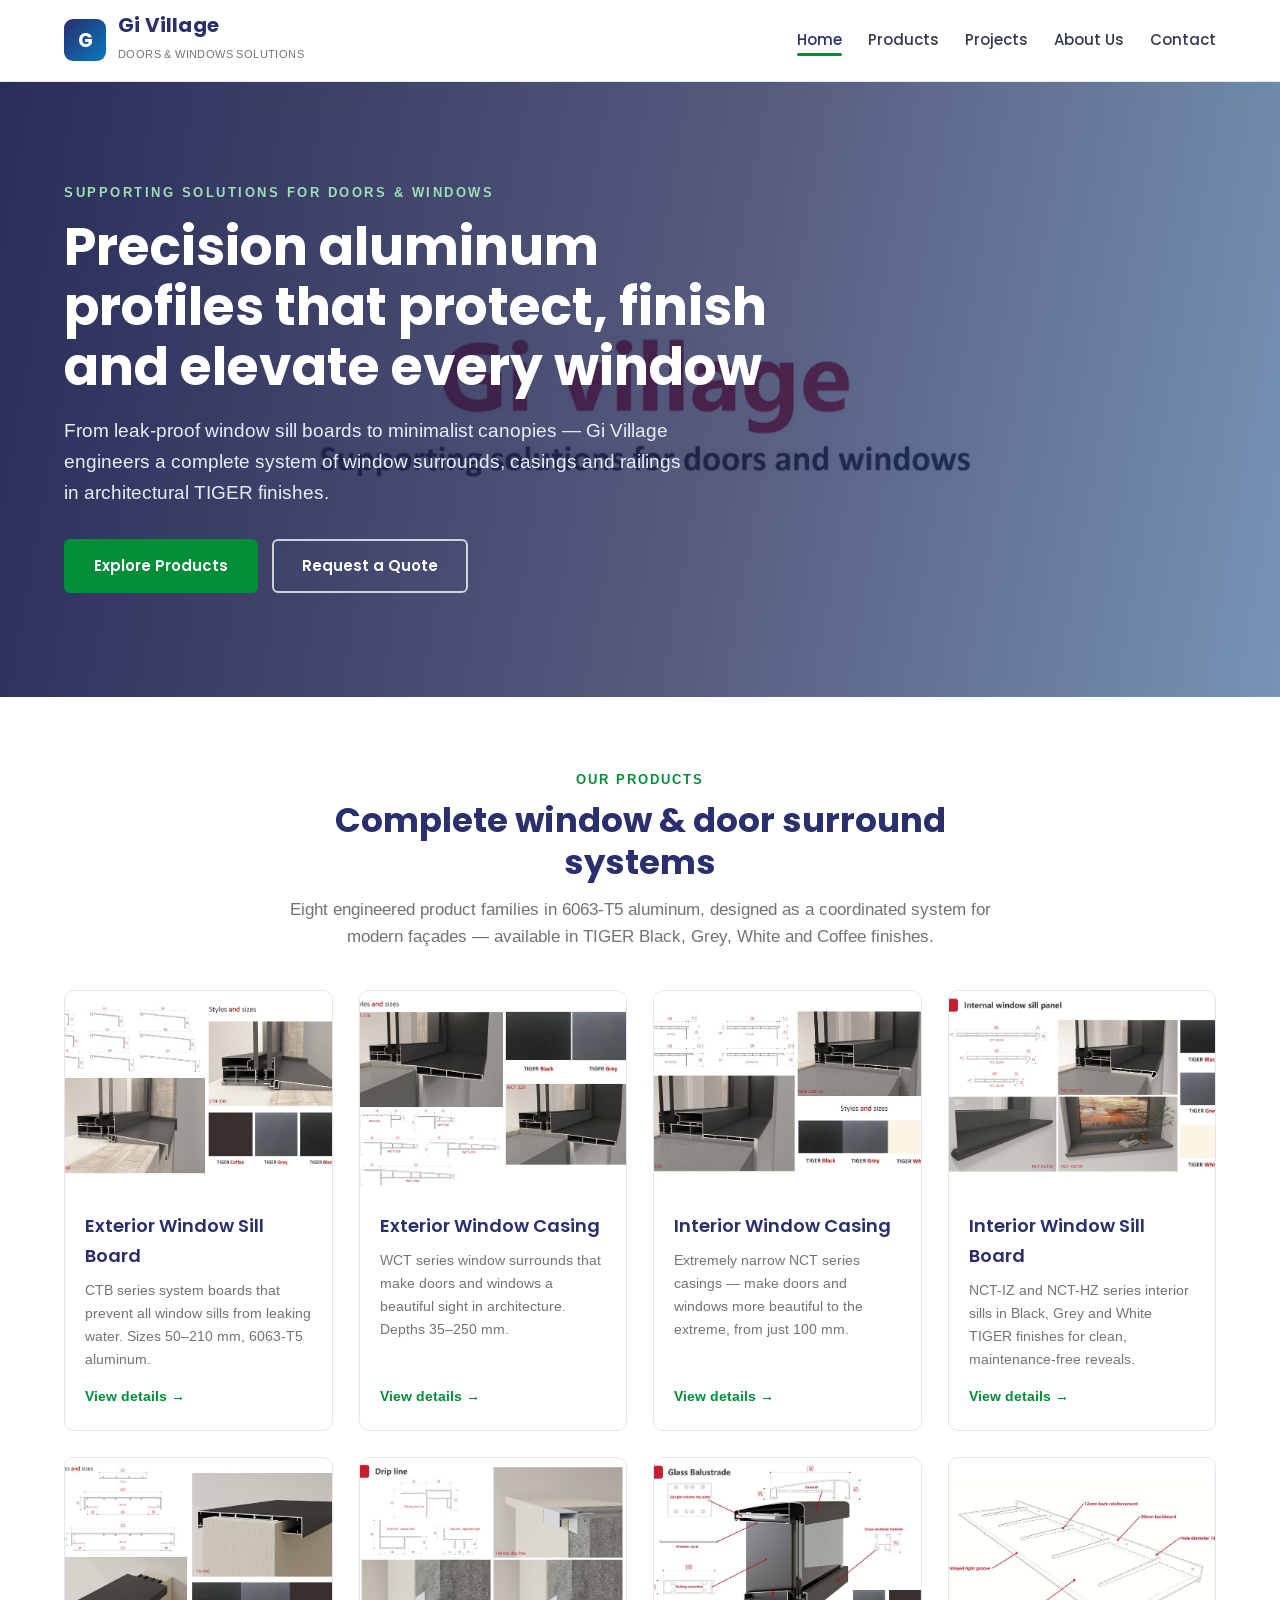
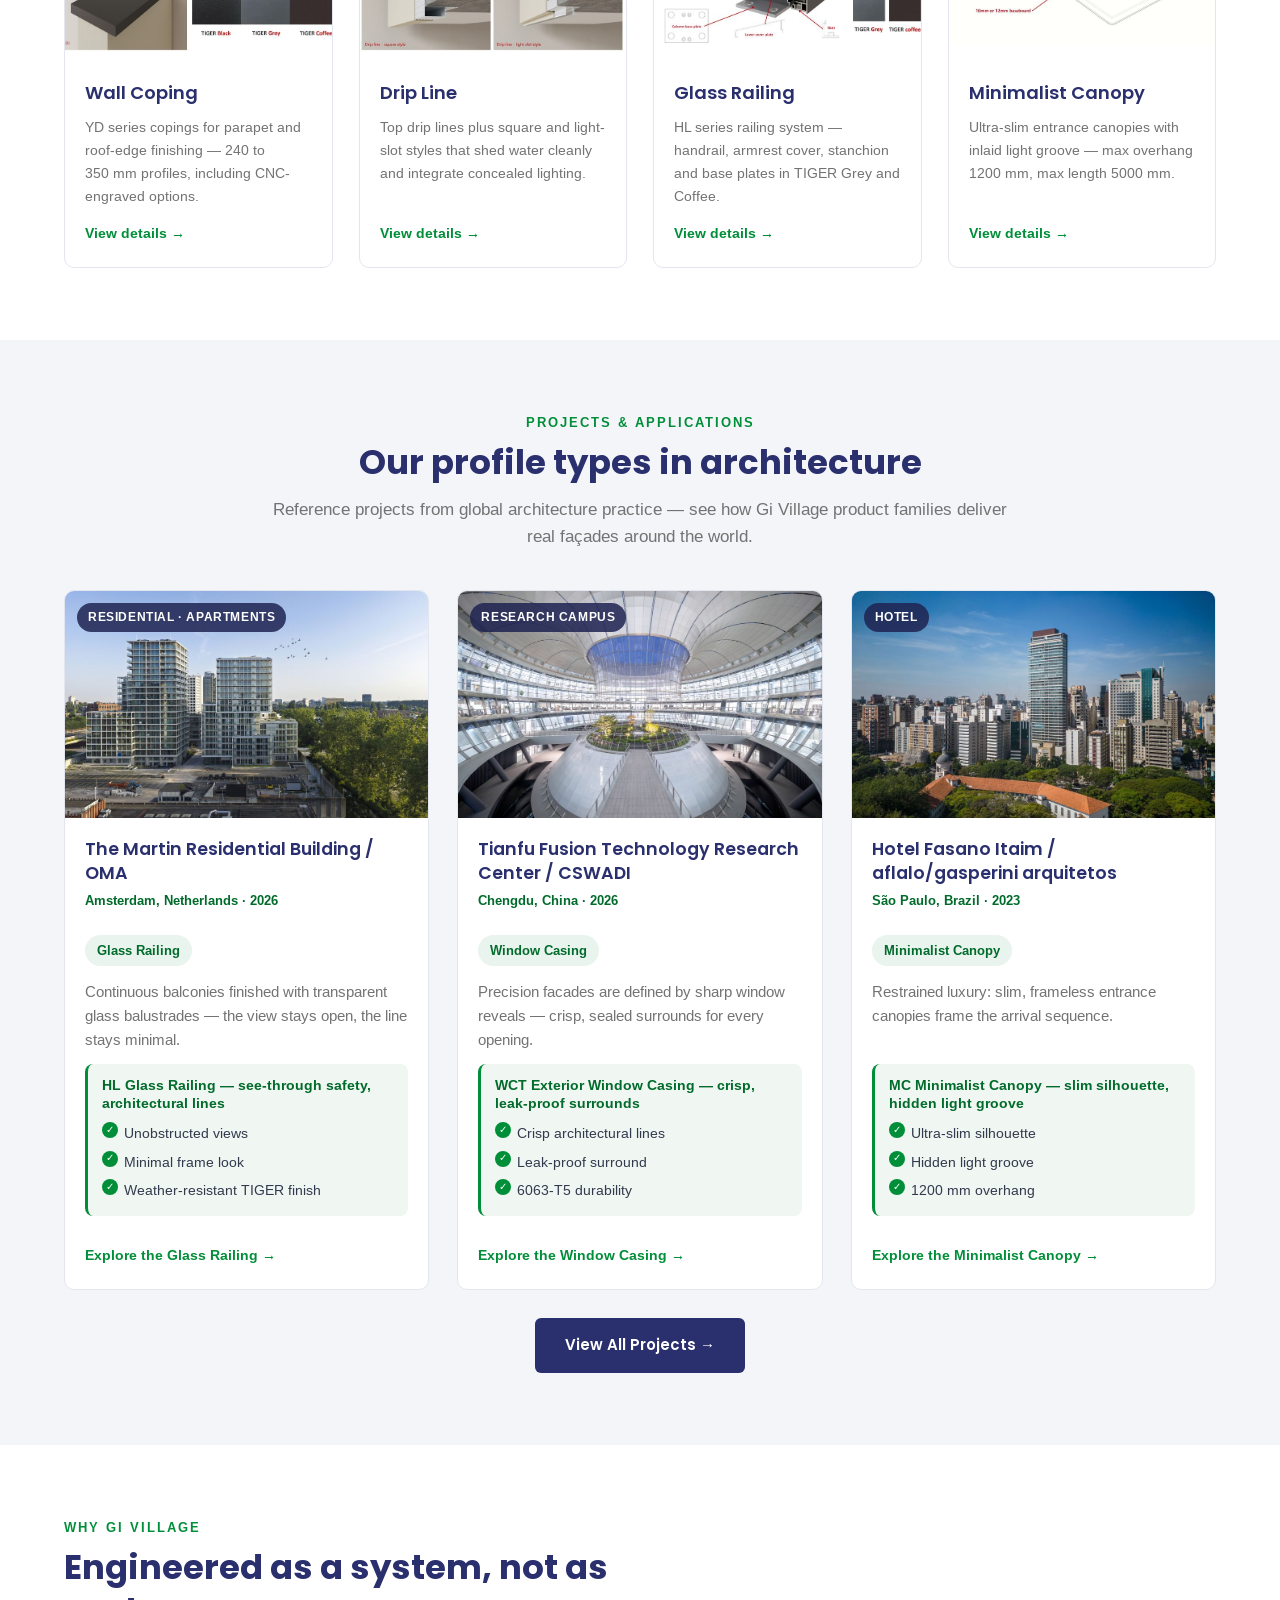
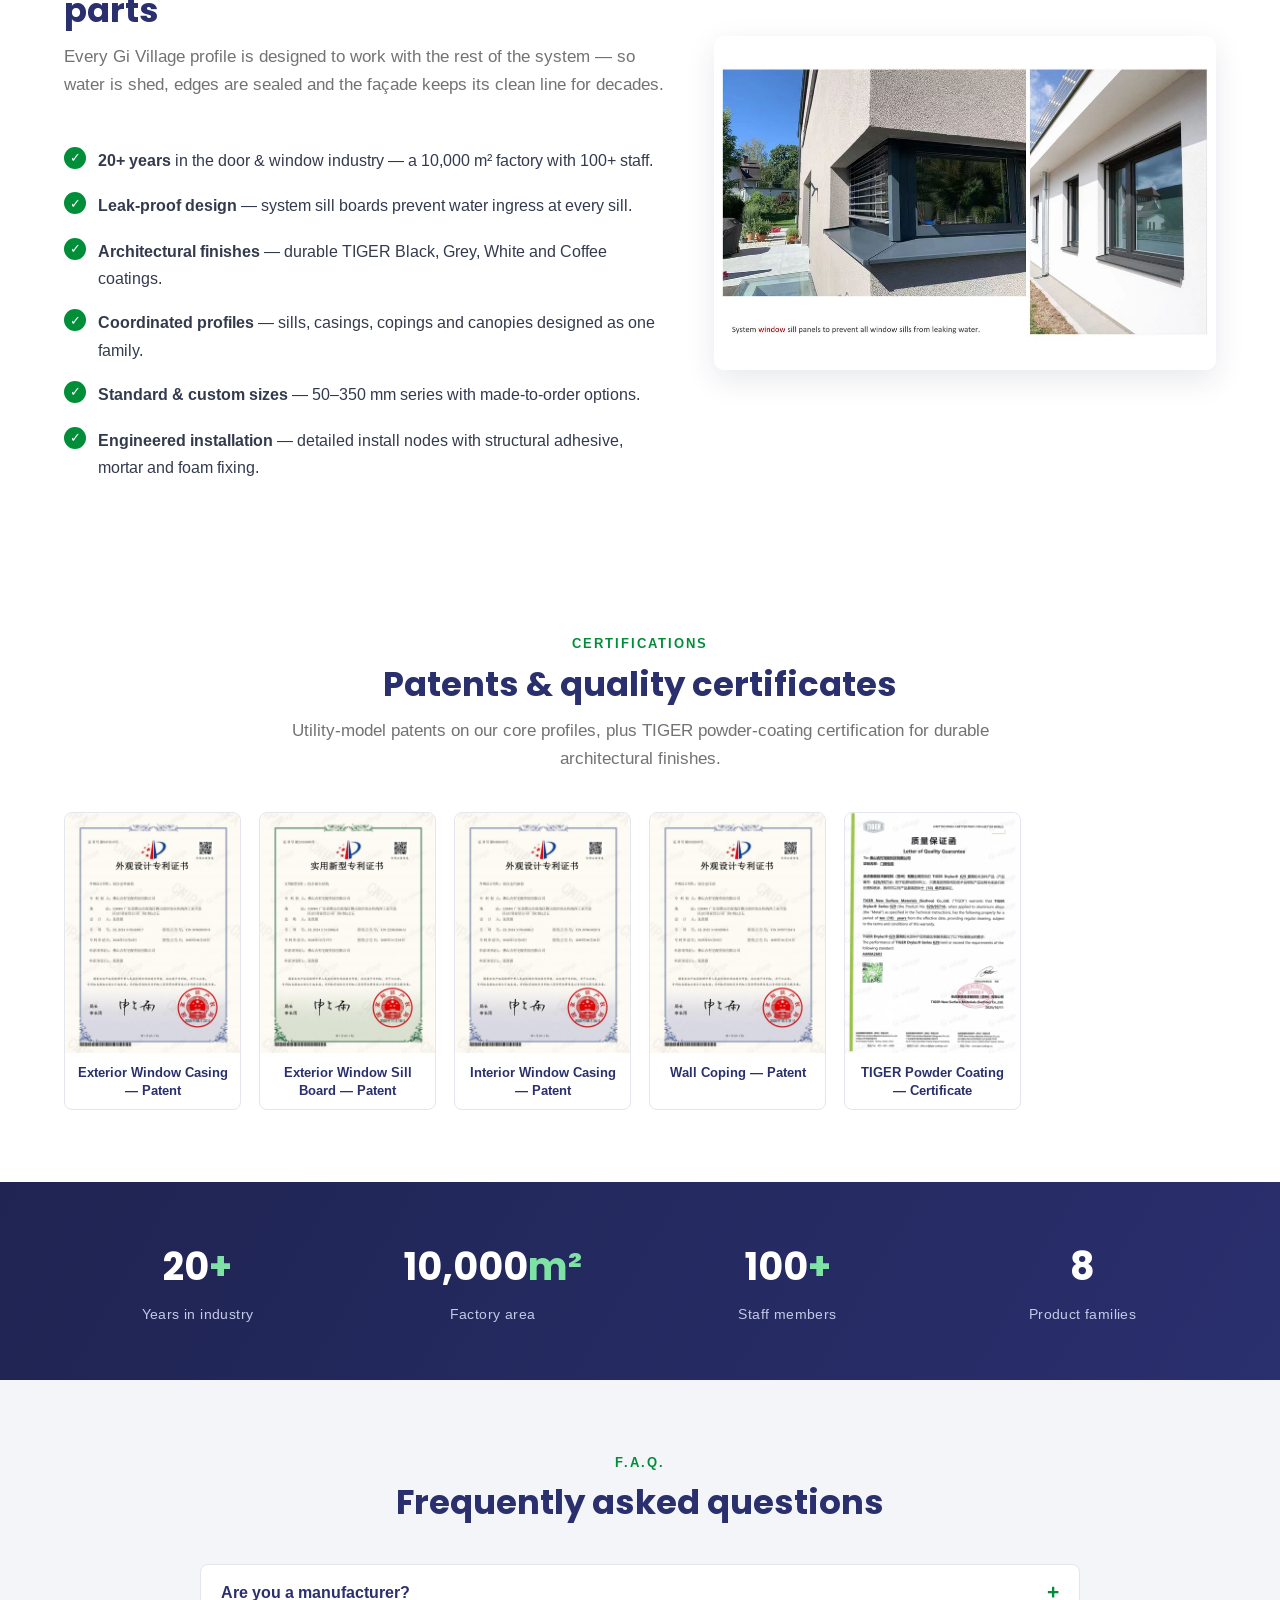
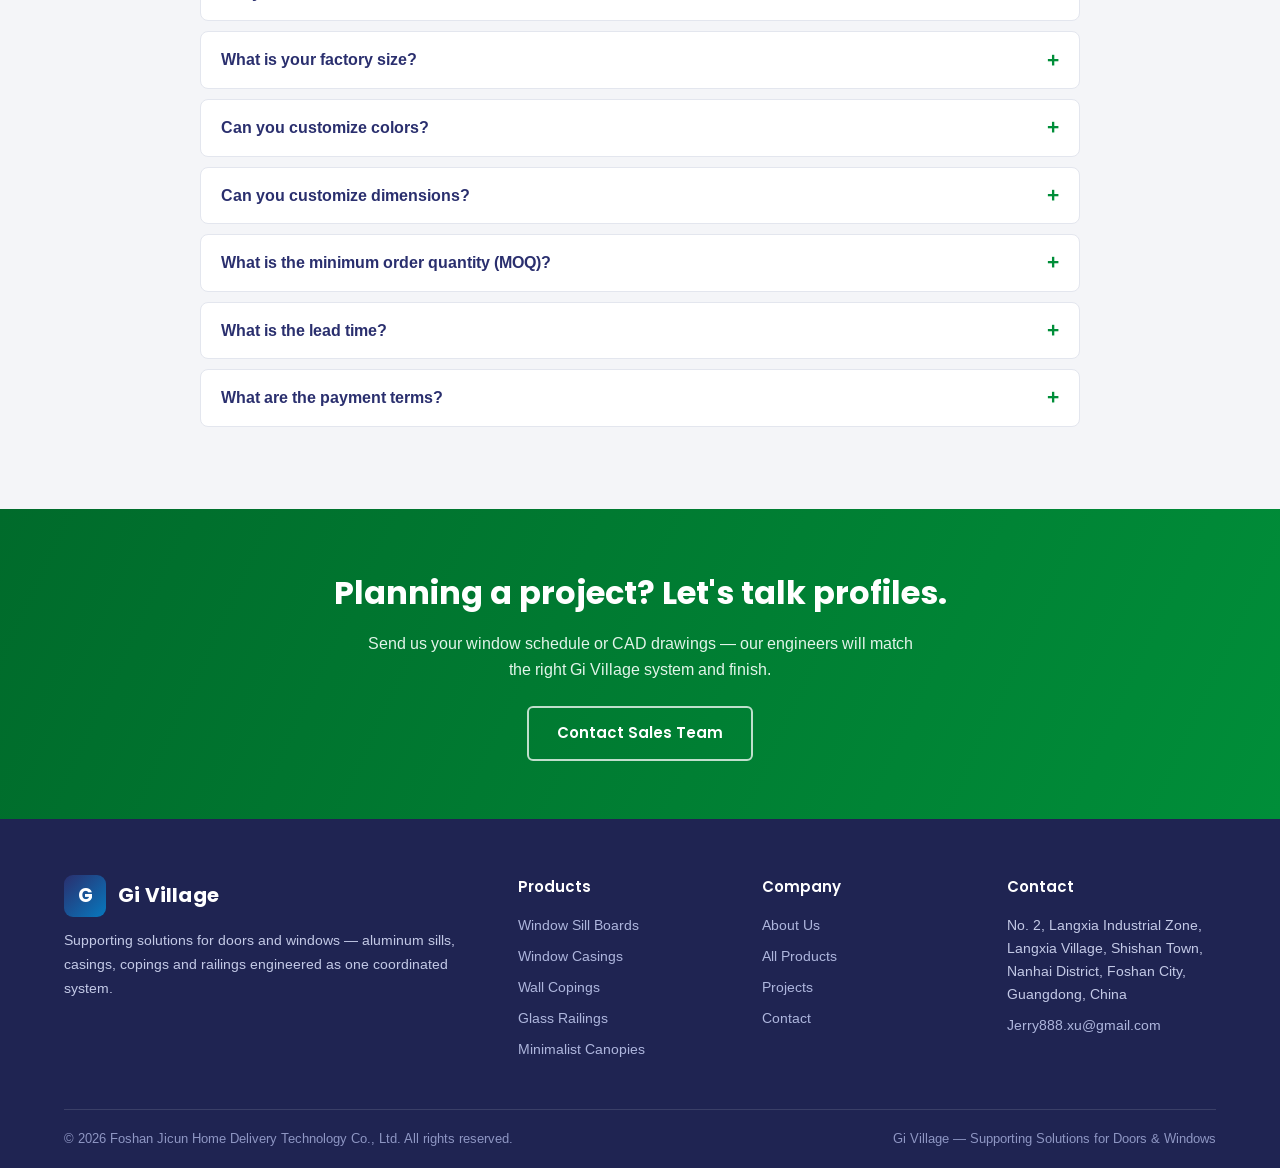
<file: index.html>
<!DOCTYPE html>
<html lang="en">
<head>
<meta charset="utf-8">
<meta name="viewport" content="width=device-width, initial-scale=1">
<title>Gi Village | Supporting Solutions for Doors and Windows</title>
<meta name="description" content="Gi Village by Foshan Jicun Home Delivery Technology Co., Ltd — aluminum window sill boards, casings, wall copings, glass railings and minimalist canopies for modern architecture.">
<meta name="google-site-verification" content="B_xE09NjEfwwBYGBIGMHz-bF1qCRJnclli0mrweeieM" />
<link rel="preconnect" href="https://fonts.googleapis.com">
<link rel="preconnect" href="https://fonts.gstatic.com" crossorigin>
<link href="https://fonts.googleapis.com/css2?family=Poppins:wght@400;600;700&family=Arimo:wght@400;600&display=swap" rel="stylesheet">
<link rel="stylesheet" href="css/style.css">
<link rel="canonical" href="https://myjerry243.github.io/gi-village-deploy/">
<script type="application/ld+json">
{
  "@context": "https://schema.org",
  "@type": "Organization",
  "name": "Gi Village",
  "alternateName": "Foshan Jicun Home Delivery Technology Co., Ltd",
  "description": "Supporting solutions for doors and windows — aluminum window sill boards, casings, wall copings, glass railings and minimalist canopies.",
  "email": "Jerry888.xu@gmail.com",
  "address": {
    "@type": "PostalAddress",
    "streetAddress": "No. 2, Langxia Industrial Zone, Langxia Village, Shishan Town, Nanhai District",
    "addressLocality": "Foshan",
    "addressRegion": "Guangdong",
    "addressCountry": "CN"
  },
  "url": "https://myjerry243.github.io/gi-village-deploy/"
}
</script>
<link rel="icon" href="data:image/svg+xml,<svg xmlns='http://www.w3.org/2000/svg' viewBox='0 0 100 100'><rect width='100' height='100' rx='20' fill='%232a2f6e'/><text x='50' y='68' font-size='52' text-anchor='middle' fill='white' font-family='Arial' font-weight='bold'>G</text></svg>">
</head>
<body>

<header class="site-header">
  <div class="header-inner">
    <a class="brand" href="index.html">
      <span class="brand-mark">G</span>
      <span>
        <span class="brand-name">Gi Village</span><br>
        <span class="brand-tag">Doors &amp; Windows Solutions</span>
      </span>
    </a>
    <button class="nav-toggle" aria-label="Menu" aria-expanded="false">&#9776;</button>
    <nav>
      <ul class="nav-links">
        <li><a href="index.html">Home</a></li>
        <li><a href="products.html">Products</a></li>
        <li><a href="case-studies.html">Projects</a></li>
        <li><a href="about.html">About Us</a></li>
        <li><a href="contact.html">Contact</a></li>
      </ul>
    </nav>
  </div>
</header>

<!-- ================= HERO ================= -->
<section class="hero">
  <img class="hero-bg" src="images/banners/home-hero.jpg" alt="Gi Village window and door solutions">
  <div class="hero-content">
    <span class="hero-eyebrow">Supporting Solutions for Doors &amp; Windows</span>
    <h1>Precision aluminum profiles that protect, finish and elevate every window</h1>
    <p class="lead">From leak-proof window sill boards to minimalist canopies — Gi Village engineers a complete system of window surrounds, casings and railings in architectural TIGER finishes.</p>
    <div class="hero-cta">
      <a class="btn btn-green" href="products.html">Explore Products</a>
      <a class="btn btn-outline" href="contact.html">Request a Quote</a>
    </div>
  </div>
</section>

<!-- ================= PRODUCTS ================= -->
<section class="section" id="products">
  <div class="container">
    <div class="section-head center reveal">
      <div class="kicker">Our Products</div>
      <h2>Complete window &amp; door surround systems</h2>
      <p>Eight engineered product families in 6063-T5 aluminum, designed as a coordinated system for modern façades — available in TIGER Black, Grey, White and Coffee finishes.</p>
    </div>
    <div class="cards-grid">

      <div class="card reveal">
        <div class="card-img"><img src="images/products/card-ext-sill.jpg" alt="Exterior window sill board" loading="lazy"></div>
        <div class="card-body">
          <h3>Exterior Window Sill Board</h3>
          <p>CTB series system boards that prevent all window sills from leaking water. Sizes 50–210&nbsp;mm, 6063-T5 aluminum.</p>
          <a class="card-link" href="products/external-window-sill-panel.html">View details <span class="arrow">&rarr;</span></a>
        </div>
      </div>

      <div class="card reveal">
        <div class="card-img"><img src="images/products/card-ext-cover.jpg" alt="Exterior window casing" loading="lazy"></div>
        <div class="card-body">
          <h3>Exterior Window Casing</h3>
          <p>WCT series window surrounds that make doors and windows a beautiful sight in architecture. Depths 35–250&nbsp;mm.</p>
          <a class="card-link" href="products/external-window-cover.html">View details <span class="arrow">&rarr;</span></a>
        </div>
      </div>

      <div class="card reveal">
        <div class="card-img"><img src="images/products/card-int-cover.jpg" alt="Interior window casing" loading="lazy"></div>
        <div class="card-body">
          <h3>Interior Window Casing</h3>
          <p>Extremely narrow NCT series casings — make doors and windows more beautiful to the extreme, from just 100&nbsp;mm.</p>
          <a class="card-link" href="products/internal-window-cover.html">View details <span class="arrow">&rarr;</span></a>
        </div>
      </div>

      <div class="card reveal">
        <div class="card-img"><img src="images/products/card-int-sill.jpg" alt="Interior window sill board" loading="lazy"></div>
        <div class="card-body">
          <h3>Interior Window Sill Board</h3>
          <p>NCT-IZ and NCT-HZ series interior sills in Black, Grey and White TIGER finishes for clean, maintenance-free reveals.</p>
          <a class="card-link" href="products/internal-window-sill-panel.html">View details <span class="arrow">&rarr;</span></a>
        </div>
      </div>

      <div class="card reveal">
        <div class="card-img"><img src="images/products/card-coping.jpg" alt="Wall coping" loading="lazy"></div>
        <div class="card-body">
          <h3>Wall Coping</h3>
          <p>YD series copings for parapet and roof-edge finishing — 240 to 350&nbsp;mm profiles, including CNC-engraved options.</p>
          <a class="card-link" href="products/aluminium-alloy-coping.html">View details <span class="arrow">&rarr;</span></a>
        </div>
      </div>

      <div class="card reveal">
        <div class="card-img"><img src="images/products/card-drip.jpg" alt="Drip line" loading="lazy"></div>
        <div class="card-body">
          <h3>Drip Line</h3>
          <p>Top drip lines plus square and light-slot styles that shed water cleanly and integrate concealed lighting.</p>
          <a class="card-link" href="products/drip-line.html">View details <span class="arrow">&rarr;</span></a>
        </div>
      </div>

      <div class="card reveal">
        <div class="card-img"><img src="images/products/card-balustrade.jpg" alt="Glass railing" loading="lazy"></div>
        <div class="card-body">
          <h3>Glass Railing</h3>
          <p>HL series railing system — handrail, armrest cover, stanchion and base plates in TIGER Grey and Coffee.</p>
          <a class="card-link" href="products/glass-balustrade.html">View details <span class="arrow">&rarr;</span></a>
        </div>
      </div>

      <div class="card reveal">
        <div class="card-img"><img src="images/products/card-canopy.jpg" alt="Minimalist canopy" loading="lazy"></div>
        <div class="card-body">
          <h3>Minimalist Canopy</h3>
          <p>Ultra-slim entrance canopies with inlaid light groove — max overhang 1200&nbsp;mm, max length 5000&nbsp;mm.</p>
          <a class="card-link" href="products/minimalist-canopy.html">View details <span class="arrow">&rarr;</span></a>
        </div>
      </div>

    </div>
  </div>
</section>

<!-- ================= PROJECTS PREVIEW ================= -->
<section class="section section-soft" id="projects">
  <div class="container">
    <div class="section-head center reveal">
      <div class="kicker">Projects &amp; Applications</div>
      <h2>Our profile types in architecture</h2>
      <p>Reference projects from global architecture practice — see how Gi Village product families deliver real façades around the world.</p>
    </div>
    <div class="case-grid">
      <div class="case-card reveal">
        <a class="case-img" href="products/glass-balustrade.html">
          <img src="images/cases/the-martin.jpg" alt="The Martin Residential Building / OMA" loading="lazy">
          <span class="case-type">Residential · Apartments</span>
        </a>
        <div class="case-body">
          <h3>The Martin Residential Building / OMA</h3>
          <div class="case-meta">Amsterdam, Netherlands · 2026</div>
          <div class="tag-row"><span class="tag">Glass Railing</span></div>
          <p>Continuous balconies finished with transparent glass balustrades — the view stays open, the line stays minimal.</p>
          <div class="case-highlight">
            <strong>HL Glass Railing — see-through safety, architectural lines</strong>
            <ul><li>Unobstructed views</li><li>Minimal frame look</li><li>Weather-resistant TIGER finish</li></ul>
          </div>
          <a class="card-link" href="products/glass-balustrade.html">Explore the Glass Railing <span class="arrow">&rarr;</span></a>
        </div>
      </div>
      <div class="case-card reveal">
        <a class="case-img" href="products/external-window-cover.html">
          <img src="images/cases/tianfu.jpg" alt="Tianfu Fusion Technology Research Center / CSWADI" loading="lazy">
          <span class="case-type">Research Campus</span>
        </a>
        <div class="case-body">
          <h3>Tianfu Fusion Technology Research Center / CSWADI</h3>
          <div class="case-meta">Chengdu, China · 2026</div>
          <div class="tag-row"><span class="tag">Window Casing</span></div>
          <p>Precision facades are defined by sharp window reveals — crisp, sealed surrounds for every opening.</p>
          <div class="case-highlight">
            <strong>WCT Exterior Window Casing — crisp, leak-proof surrounds</strong>
            <ul><li>Crisp architectural lines</li><li>Leak-proof surround</li><li>6063-T5 durability</li></ul>
          </div>
          <a class="card-link" href="products/external-window-cover.html">Explore the Window Casing <span class="arrow">&rarr;</span></a>
        </div>
      </div>
      <div class="case-card reveal">
        <a class="case-img" href="products/minimalist-canopy.html">
          <img src="images/cases/fasano-itaim.jpg" alt="Hotel Fasano Itaim / aflalo/gasperini arquitetos" loading="lazy">
          <span class="case-type">Hotel</span>
        </a>
        <div class="case-body">
          <h3>Hotel Fasano Itaim / aflalo/gasperini arquitetos</h3>
          <div class="case-meta">São Paulo, Brazil · 2023</div>
          <div class="tag-row"><span class="tag">Minimalist Canopy</span></div>
          <p>Restrained luxury: slim, frameless entrance canopies frame the arrival sequence.</p>
          <div class="case-highlight">
            <strong>MC Minimalist Canopy — slim silhouette, hidden light groove</strong>
            <ul><li>Ultra-slim silhouette</li><li>Hidden light groove</li><li>1200 mm overhang</li></ul>
          </div>
          <a class="card-link" href="products/minimalist-canopy.html">Explore the Minimalist Canopy <span class="arrow">&rarr;</span></a>
        </div>
      </div>
    </div>
    <div class="center mt-3 reveal">
      <a class="btn btn-navy" href="case-studies.html">View All Projects <span class="arrow">&rarr;</span></a>
    </div>
  </div>
</section>

<!-- ================= WHY US ================= -->
<section class="section" id="why">
  <div class="container">
    <div class="two-col">
      <div class="reveal">
        <div class="section-head">
          <div class="kicker">Why Gi Village</div>
          <h2>Engineered as a system, not as parts</h2>
          <p>Every Gi Village profile is designed to work with the rest of the system — so water is shed, edges are sealed and the façade keeps its clean line for decades.</p>
        </div>
        <ul class="feature-list">
          <li><strong>20+ years</strong> in the door &amp; window industry — a 10,000&nbsp;m² factory with 100+ staff.</li>
          <li><strong>Leak-proof design</strong> — system sill boards prevent water ingress at every sill.</li>
          <li><strong>Architectural finishes</strong> — durable TIGER Black, Grey, White and Coffee coatings.</li>
          <li><strong>Coordinated profiles</strong> — sills, casings, copings and canopies designed as one family.</li>
          <li><strong>Standard &amp; custom sizes</strong> — 50–350&nbsp;mm series with made-to-order options.</li>
          <li><strong>Engineered installation</strong> — detailed install nodes with structural adhesive, mortar and foam fixing.</li>
        </ul>
      </div>
      <div class="reveal">
        <img src="images/products/detail-p04.jpg" alt="Gi Village system window sill board installation">
      </div>
    </div>
  </div>
</section>

<!-- ================= CERTIFICATIONS ================= -->
<section class="section" id="certifications">
  <div class="container">
    <div class="section-head center reveal">
      <div class="kicker">Certifications</div>
      <h2>Patents &amp; quality certificates</h2>
      <p>Utility-model patents on our core profiles, plus TIGER powder-coating certification for durable architectural finishes.</p>
    </div>
    <div class="cert-grid">
      <div class="cert-card reveal"><img src="images/certificates/Exterior-Window-Casing-Patent-Certificate-724x1024.jpg" alt="Exterior window casing patent certificate" loading="lazy"><div class="cert-label">Exterior Window Casing — Patent</div></div>
      <div class="cert-card reveal"><img src="images/certificates/Exterior-Window-Sill-Board-Patent-Certificate-2-724x1024.jpg" alt="Exterior window sill board patent certificate" loading="lazy"><div class="cert-label">Exterior Window Sill Board — Patent</div></div>
      <div class="cert-card reveal"><img src="images/certificates/Interior-Window-Casing-Patent-Certificate-724x1024.jpg" alt="Interior window casing patent certificate" loading="lazy"><div class="cert-label">Interior Window Casing — Patent</div></div>
      <div class="cert-card reveal"><img src="images/certificates/Wall-Coping-Patent-Certificate-724x1024.jpg" alt="Wall coping patent certificate" loading="lazy"><div class="cert-label">Wall Coping — Patent</div></div>
      <div class="cert-card reveal"><img src="images/certificates/Tiger-Powder-Coating-Certificate-724x1024.png" alt="TIGER powder coating certificate" loading="lazy"><div class="cert-label">TIGER Powder Coating — Certificate</div></div>
    </div>
  </div>
</section>

<!-- ================= STATS ================= -->
<section class="stats">
  <div class="container">
    <div class="stats-grid">
      <div class="reveal">
        <div class="stat-num">20<em>+</em></div>
        <div class="stat-label">Years in industry</div>
      </div>
      <div class="reveal">
        <div class="stat-num">10,000<em>m²</em></div>
        <div class="stat-label">Factory area</div>
      </div>
      <div class="reveal">
        <div class="stat-num">100<em>+</em></div>
        <div class="stat-label">Staff members</div>
      </div>
      <div class="reveal">
        <div class="stat-num">8</div>
        <div class="stat-label">Product families</div>
      </div>
    </div>
  </div>
</section>

<!-- ================= FAQ ================= -->
<section class="section section-soft" id="faq">
  <div class="container">
    <div class="section-head center reveal">
      <div class="kicker">F.A.Q.</div>
      <h2>Frequently asked questions</h2>
    </div>
    <div class="faq-list reveal">
      <div class="faq-item"><div class="faq-q">Are you a manufacturer?</div><div class="faq-a">Yes, we are a manufacturer located in Foshan, just a half-hour drive from Guangzhou. We warmly welcome you to visit Givillage.</div></div>
      <div class="faq-item"><div class="faq-q">What is your factory size?</div><div class="faq-a">Our factory covers a total area of 10,000 square meters and employs over 100 staff members, including 15 professional sales representatives and designers.</div></div>
      <div class="faq-item"><div class="faq-q">Can you customize colors?</div><div class="faq-a">Yes, we offer a wide range of TIGER color options. Custom colors extend the lead time, and a separate setup charge applies for small orders.</div></div>
      <div class="faq-item"><div class="faq-q">Can you customize dimensions?</div><div class="faq-a">Yes, we can customize different dimensions according to your specific requirements.</div></div>
      <div class="faq-item"><div class="faq-q">What is the minimum order quantity (MOQ)?</div><div class="faq-a">The minimum order quantity for standard products is 10 sets; we accept small-batch orders for custom projects.</div></div>
      <div class="faq-item"><div class="faq-q">What is the lead time?</div><div class="faq-a">15 days after receiving your 50% prepayment.</div></div>
      <div class="faq-item"><div class="faq-q">What are the payment terms?</div><div class="faq-a">A 50% deposit is required upfront, with the remaining 50% due before shipment, payable via wire transfer (T/T).</div></div>
    </div>
  </div>
</section>

<!-- ================= CTA ================= -->
<section class="cta-band">
  <div class="container">
    <h2>Planning a project? Let's talk profiles.</h2>
    <p>Send us your window schedule or CAD drawings — our engineers will match the right Gi Village system and finish.</p>
    <a class="btn btn-outline" href="contact.html">Contact Sales Team</a>
  </div>
</section>

<footer class="site-footer">
  <div class="container">
    <div class="footer-grid">
      <div class="footer-brand">
        <div class="brand">
          <span class="brand-mark">G</span>
          <span><span class="brand-name">Gi Village</span></span>
        </div>
        <p>Supporting solutions for doors and windows — aluminum sills, casings, copings and railings engineered as one coordinated system.</p>
      </div>
      <div>
        <h4>Products</h4>
        <ul>
          <li><a href="products/external-window-sill-panel.html">Window Sill Boards</a></li>
          <li><a href="products/external-window-cover.html">Window Casings</a></li>
          <li><a href="products/aluminium-alloy-coping.html">Wall Copings</a></li>
          <li><a href="products/glass-balustrade.html">Glass Railings</a></li>
          <li><a href="products/minimalist-canopy.html">Minimalist Canopies</a></li>
        </ul>
      </div>
      <div>
        <h4>Company</h4>
        <ul>
          <li><a href="about.html">About Us</a></li>
          <li><a href="products.html">All Products</a></li>
          <li><a href="case-studies.html">Projects</a></li>
          <li><a href="contact.html">Contact</a></li>
        </ul>
      </div>
      <div>
        <h4>Contact</h4>
        <ul>
          <li>No. 2, Langxia Industrial Zone, Langxia Village, Shishan Town, Nanhai District, Foshan City, Guangdong, China</li>
          <li><a href="mailto:Jerry888.xu@gmail.com">Jerry888.xu@gmail.com</a></li>
        </ul>
      </div>
    </div>
    <div class="footer-bottom">
      <span>&copy; <span id="year">2026</span> Foshan Jicun Home Delivery Technology Co., Ltd. All rights reserved.</span>
      <span>Gi Village — Supporting Solutions for Doors &amp; Windows</span>
    </div>
  </div>
</footer>

<script src="js/main.js"></script>
</body>
</html>
</file>
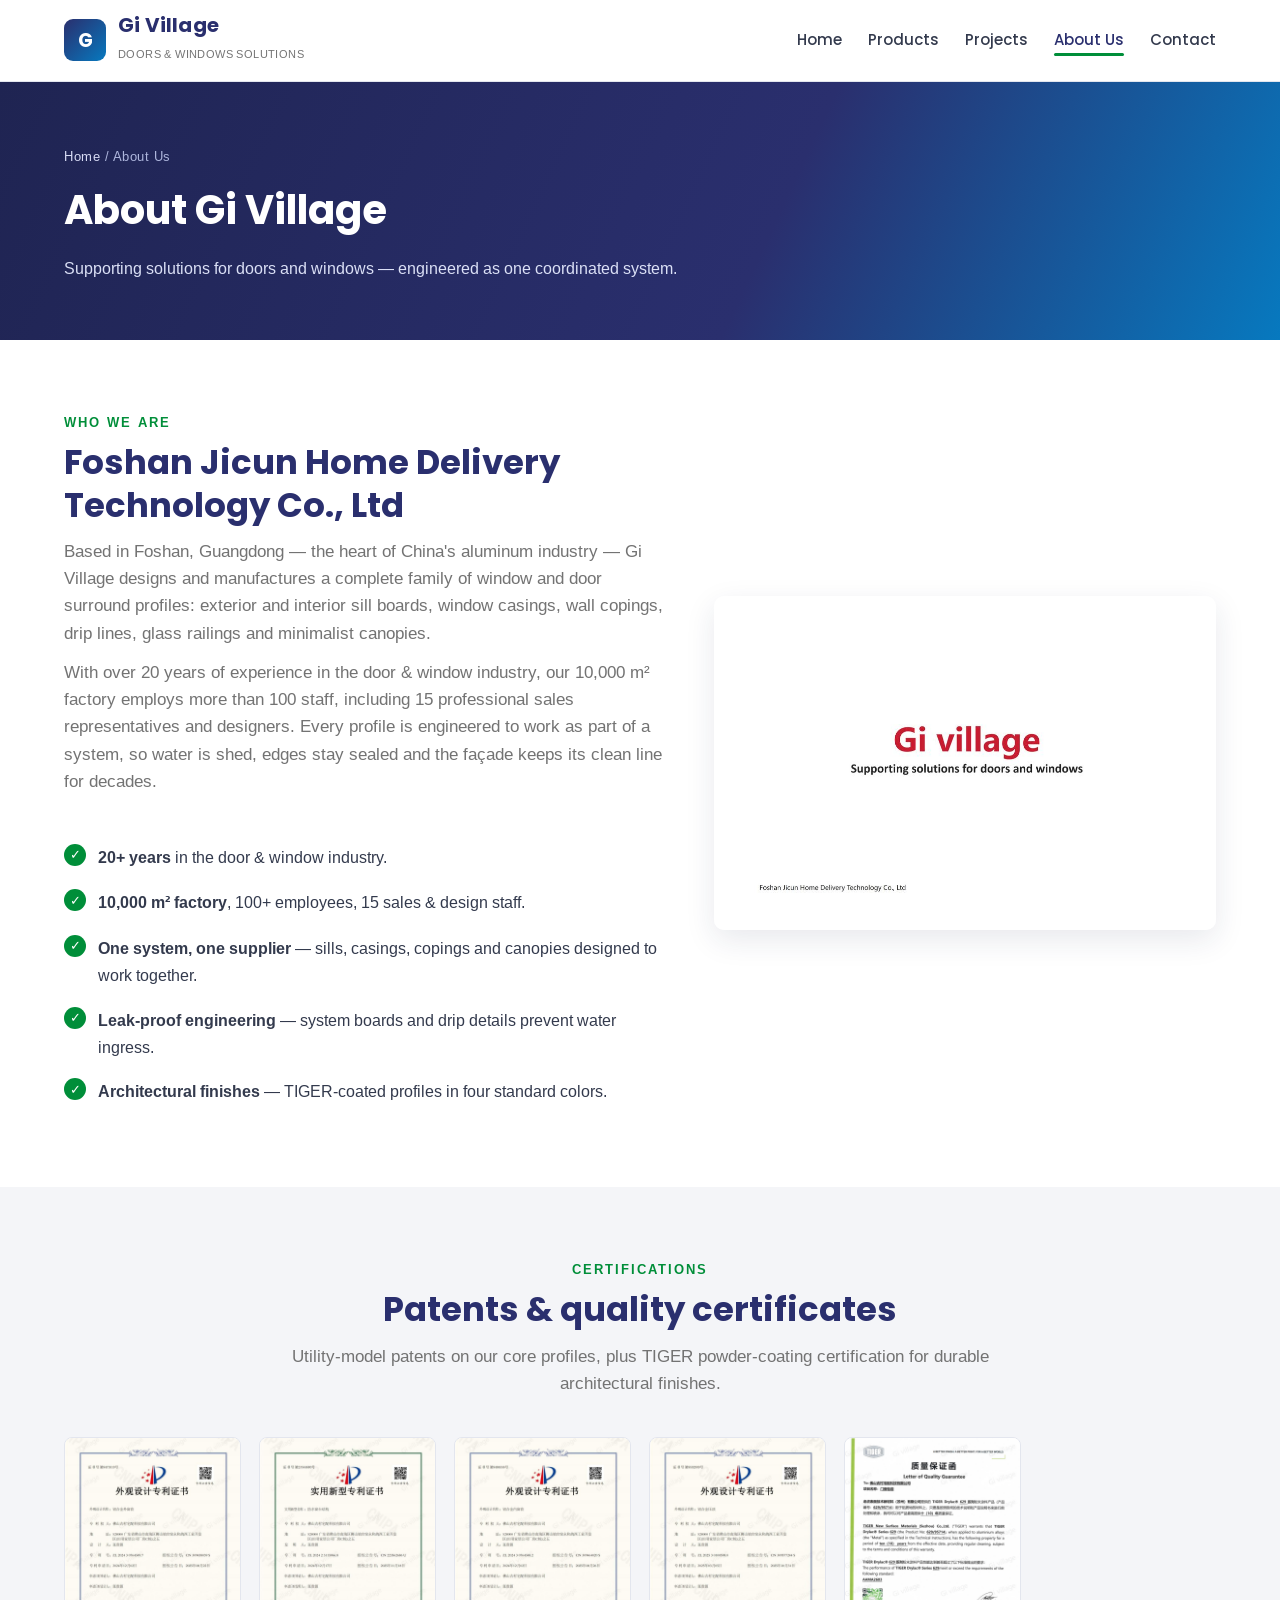
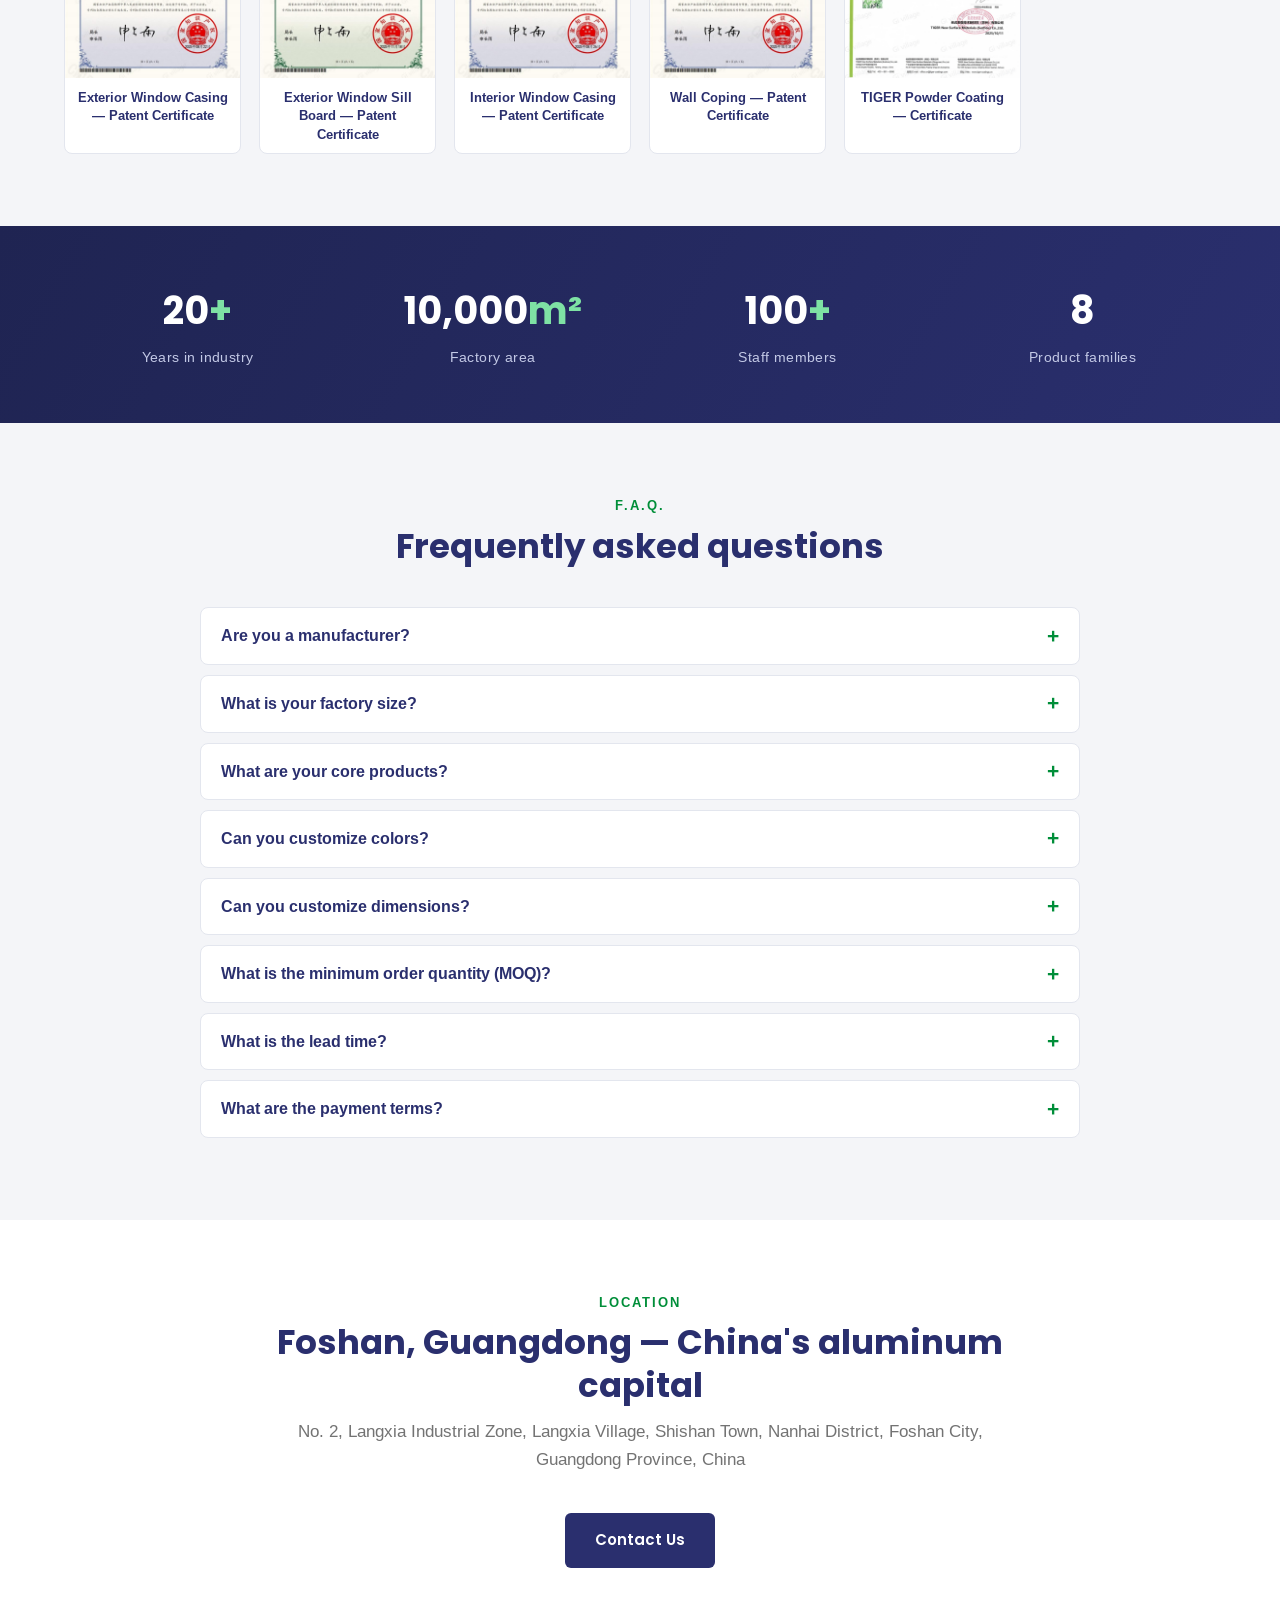
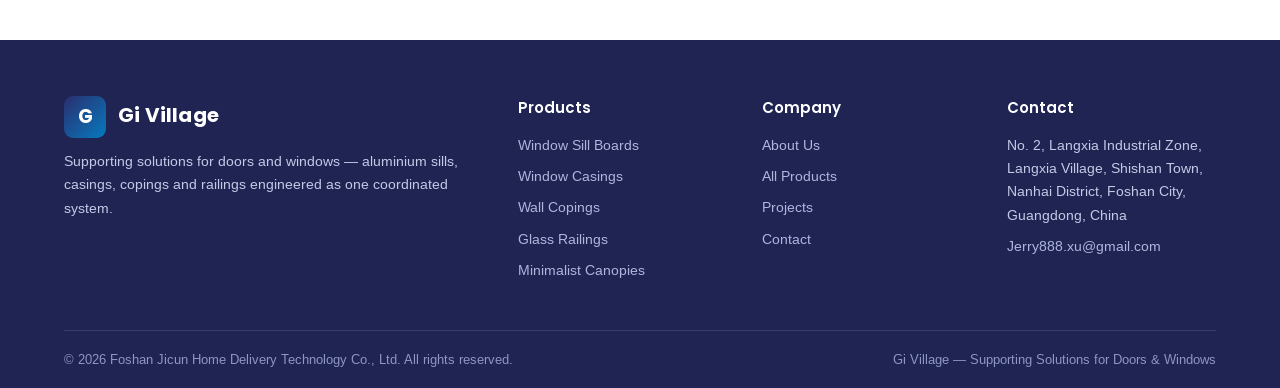
<file: about.html>
<!DOCTYPE html>
<html lang="en">
<head>
<meta charset="utf-8">
<meta name="viewport" content="width=device-width, initial-scale=1">
<title>About Us | Gi Village</title>
<meta name="description" content="About Gi Village by Foshan Jicun Home Delivery Technology Co., Ltd — window and door surround systems engineered in Foshan, Guangdong.">
<link rel="preconnect" href="https://fonts.googleapis.com">
<link rel="preconnect" href="https://fonts.gstatic.com" crossorigin>
<link href="https://fonts.googleapis.com/css2?family=Poppins:wght@400;600;700&family=Arimo:wght@400;600&display=swap" rel="stylesheet">
<link rel="stylesheet" href="css/style.css">
<link rel="icon" href="data:image/svg+xml,<svg xmlns='http://www.w3.org/2000/svg' viewBox='0 0 100 100'><rect width='100' height='100' rx='20' fill='%232a2f6e'/><text x='50' y='68' font-size='52' text-anchor='middle' fill='white' font-family='Arial' font-weight='bold'>G</text></svg>">
</head>
<body>

<header class="site-header">
  <div class="header-inner">
    <a class="brand" href="index.html">
      <span class="brand-mark">G</span>
      <span>
        <span class="brand-name">Gi Village</span><br>
        <span class="brand-tag">Doors &amp; Windows Solutions</span>
      </span>
    </a>
    <button class="nav-toggle" aria-label="Menu" aria-expanded="false">&#9776;</button>
    <nav>
      <ul class="nav-links">
        <li><a href="index.html">Home</a></li>
        <li><a href="products.html">Products</a></li>
        <li><a href="case-studies.html">Projects</a></li>
        <li><a href="about.html">About Us</a></li>
        <li><a href="contact.html">Contact</a></li>
      </ul>
    </nav>
  </div>
</header>
<section class="page-hero">
  <div class="container">
    <div class="crumb"><a href="index.html">Home</a> / About Us</div>
    <h1>About Gi Village</h1>
    <p>Supporting solutions for doors and windows — engineered as one coordinated system.</p>
  </div>
</section>
<section class="section">
  <div class="container">
    <div class="two-col">
      <div class="reveal">
        <div class="section-head">
          <div class="kicker">Who we are</div>
          <h2>Foshan Jicun Home Delivery Technology Co., Ltd</h2>
          <p>Based in Foshan, Guangdong — the heart of China's aluminum industry — Gi Village designs and manufactures a complete family of window and door surround profiles: exterior and interior sill boards, window casings, wall copings, drip lines, glass railings and minimalist canopies.</p>
          <p class="mt-2">With over 20 years of experience in the door &amp; window industry, our 10,000 m² factory employs more than 100 staff, including 15 professional sales representatives and designers. Every profile is engineered to work as part of a system, so water is shed, edges stay sealed and the façade keeps its clean line for decades.</p>
        </div>
        <ul class="feature-list">
          <li><strong>20+ years</strong> in the door &amp; window industry.</li>
          <li><strong>10,000 m² factory</strong>, 100+ employees, 15 sales &amp; design staff.</li>
          <li><strong>One system, one supplier</strong> — sills, casings, copings and canopies designed to work together.</li>
          <li><strong>Leak-proof engineering</strong> — system boards and drip details prevent water ingress.</li>
          <li><strong>Architectural finishes</strong> — TIGER-coated profiles in four standard colors.</li>
        </ul>
      </div>
      <div class="reveal">
        <img src="images/products/detail-p01.jpg" alt="Gi Village — supporting solutions for doors and windows">
      </div>
    </div>
  </div>
</section>
<section class="section section-soft">
  <div class="container">
    <div class="section-head center reveal">
      <div class="kicker">Certifications</div>
      <h2>Patents &amp; quality certificates</h2>
      <p>Utility-model patents on our core profiles, plus TIGER powder-coating certification for durable architectural finishes.</p>
    </div>
    <div class="cert-grid">
<div class="cert-card reveal"><img src="images/certificates/Exterior-Window-Casing-Patent-Certificate-724x1024.jpg" alt="Exterior Window Casing — Patent Certificate" loading="lazy"><div class="cert-label">Exterior Window Casing — Patent Certificate</div></div>
<div class="cert-card reveal"><img src="images/certificates/Exterior-Window-Sill-Board-Patent-Certificate-2-724x1024.jpg" alt="Exterior Window Sill Board — Patent Certificate" loading="lazy"><div class="cert-label">Exterior Window Sill Board — Patent Certificate</div></div>
<div class="cert-card reveal"><img src="images/certificates/Interior-Window-Casing-Patent-Certificate-724x1024.jpg" alt="Interior Window Casing — Patent Certificate" loading="lazy"><div class="cert-label">Interior Window Casing — Patent Certificate</div></div>
<div class="cert-card reveal"><img src="images/certificates/Wall-Coping-Patent-Certificate-724x1024.jpg" alt="Wall Coping — Patent Certificate" loading="lazy"><div class="cert-label">Wall Coping — Patent Certificate</div></div>
<div class="cert-card reveal"><img src="images/certificates/Tiger-Powder-Coating-Certificate-724x1024.png" alt="TIGER Powder Coating — Certificate" loading="lazy"><div class="cert-label">TIGER Powder Coating — Certificate</div></div>
    </div>
  </div>
</section>
<section class="stats">
  <div class="container">
    <div class="stats-grid">
      <div class="reveal"><div class="stat-num">20<em>+</em></div><div class="stat-label">Years in industry</div></div>
      <div class="reveal"><div class="stat-num">10,000<em>m²</em></div><div class="stat-label">Factory area</div></div>
      <div class="reveal"><div class="stat-num">100<em>+</em></div><div class="stat-label">Staff members</div></div>
      <div class="reveal"><div class="stat-num">8</div><div class="stat-label">Product families</div></div>
    </div>
  </div>
</section>
<section class="section section-soft" id="faq">
<div class="container">
<div class="section-head center reveal"><div class="kicker">F.A.Q.</div>
<h2>Frequently asked questions</h2></div>
<div class="faq-list reveal">
<div class="faq-item"><div class="faq-q">Are you a manufacturer?</div><div class="faq-a">Yes, we are a manufacturer located in Foshan, just a half-hour drive from Guangzhou. We warmly welcome you to visit Givillage.</div></div>
<div class="faq-item"><div class="faq-q">What is your factory size?</div><div class="faq-a">Our factory covers a total area of 10,000 square meters and employs over 100 staff members, including 15 professional sales representatives and designers.</div></div>
<div class="faq-item"><div class="faq-q">What are your core products?</div><div class="faq-a">Exterior window casings, interior window casings, exterior window sill boards, wall copings, glass railings and minimalist canopies, as well as doors and windows.</div></div>
<div class="faq-item"><div class="faq-q">Can you customize colors?</div><div class="faq-a">Yes, we offer a wide range of TIGER color options. Custom colors extend the lead time, and a separate setup charge applies for small orders.</div></div>
<div class="faq-item"><div class="faq-q">Can you customize dimensions?</div><div class="faq-a">Yes, we can customize different dimensions according to your specific requirements.</div></div>
<div class="faq-item"><div class="faq-q">What is the minimum order quantity (MOQ)?</div><div class="faq-a">The minimum order quantity for standard products is 10 sets; we accept small-batch orders for custom projects.</div></div>
<div class="faq-item"><div class="faq-q">What is the lead time?</div><div class="faq-a">15 days after receiving your 50% prepayment.</div></div>
<div class="faq-item"><div class="faq-q">What are the payment terms?</div><div class="faq-a">A 50% deposit is required upfront, with the remaining 50% due before shipment, payable via wire transfer (T/T).</div></div>
</div></div></section>
<section class="section">
  <div class="container">
    <div class="section-head center reveal">
      <div class="kicker">Location</div>
      <h2>Foshan, Guangdong — China's aluminum capital</h2>
      <p>No. 2, Langxia Industrial Zone, Langxia Village, Shishan Town, Nanhai District, Foshan City, Guangdong Province, China</p>
    </div>
    <div class="center reveal">
      <a class="btn btn-navy" href="contact.html">Contact Us</a>
    </div>
  </div>
</section>
<footer class="site-footer">
  <div class="container">
    <div class="footer-grid">
      <div class="footer-brand">
        <div class="brand">
          <span class="brand-mark">G</span>
          <span><span class="brand-name">Gi Village</span></span>
        </div>
        <p>Supporting solutions for doors and windows — aluminium sills, casings, copings and railings engineered as one coordinated system.</p>
      </div>
      <div>
        <h4>Products</h4>
        <ul>
          <li><a href="products/external-window-sill-panel.html">Window Sill Boards</a></li>
          <li><a href="products/external-window-cover.html">Window Casings</a></li>
          <li><a href="products/aluminium-alloy-coping.html">Wall Copings</a></li>
          <li><a href="products/glass-balustrade.html">Glass Railings</a></li>
          <li><a href="products/minimalist-canopy.html">Minimalist Canopies</a></li>
        </ul>
      </div>
      <div>
        <h4>Company</h4>
        <ul>
          <li><a href="about.html">About Us</a></li>
          <li><a href="products.html">All Products</a></li>
          <li><a href="case-studies.html">Projects</a></li>
          <li><a href="contact.html">Contact</a></li>
        </ul>
      </div>
      <div>
        <h4>Contact</h4>
        <ul>
          <li>No. 2, Langxia Industrial Zone, Langxia Village, Shishan Town, Nanhai District, Foshan City, Guangdong, China</li>
          <li><a href="mailto:Jerry888.xu@gmail.com">Jerry888.xu@gmail.com</a></li>
        </ul>
      </div>
    </div>
    <div class="footer-bottom">
      <span>&copy; <span id="year">2026</span> Foshan Jicun Home Delivery Technology Co., Ltd. All rights reserved.</span>
      <span>Gi Village — Supporting Solutions for Doors &amp; Windows</span>
    </div>
  </div>
</footer>

<script src="js/main.js"></script>
</body>
</html>
</file>
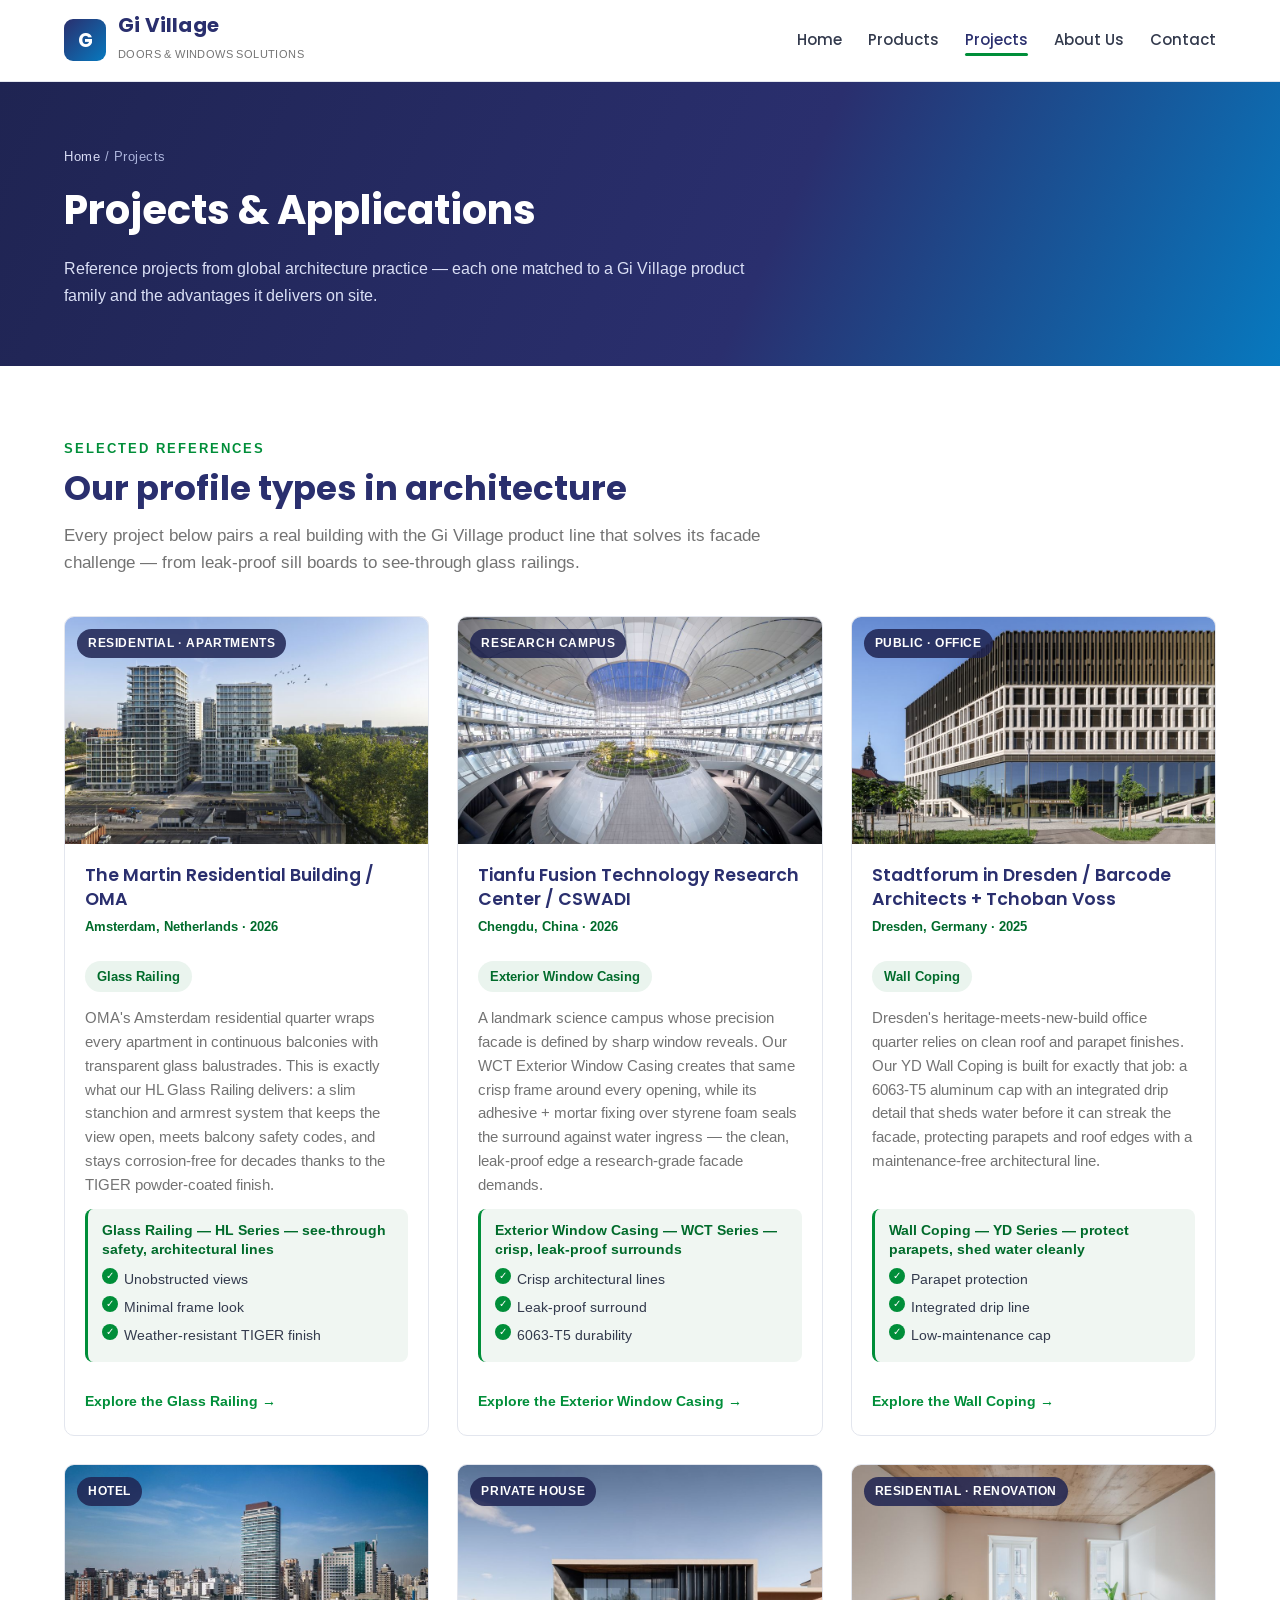
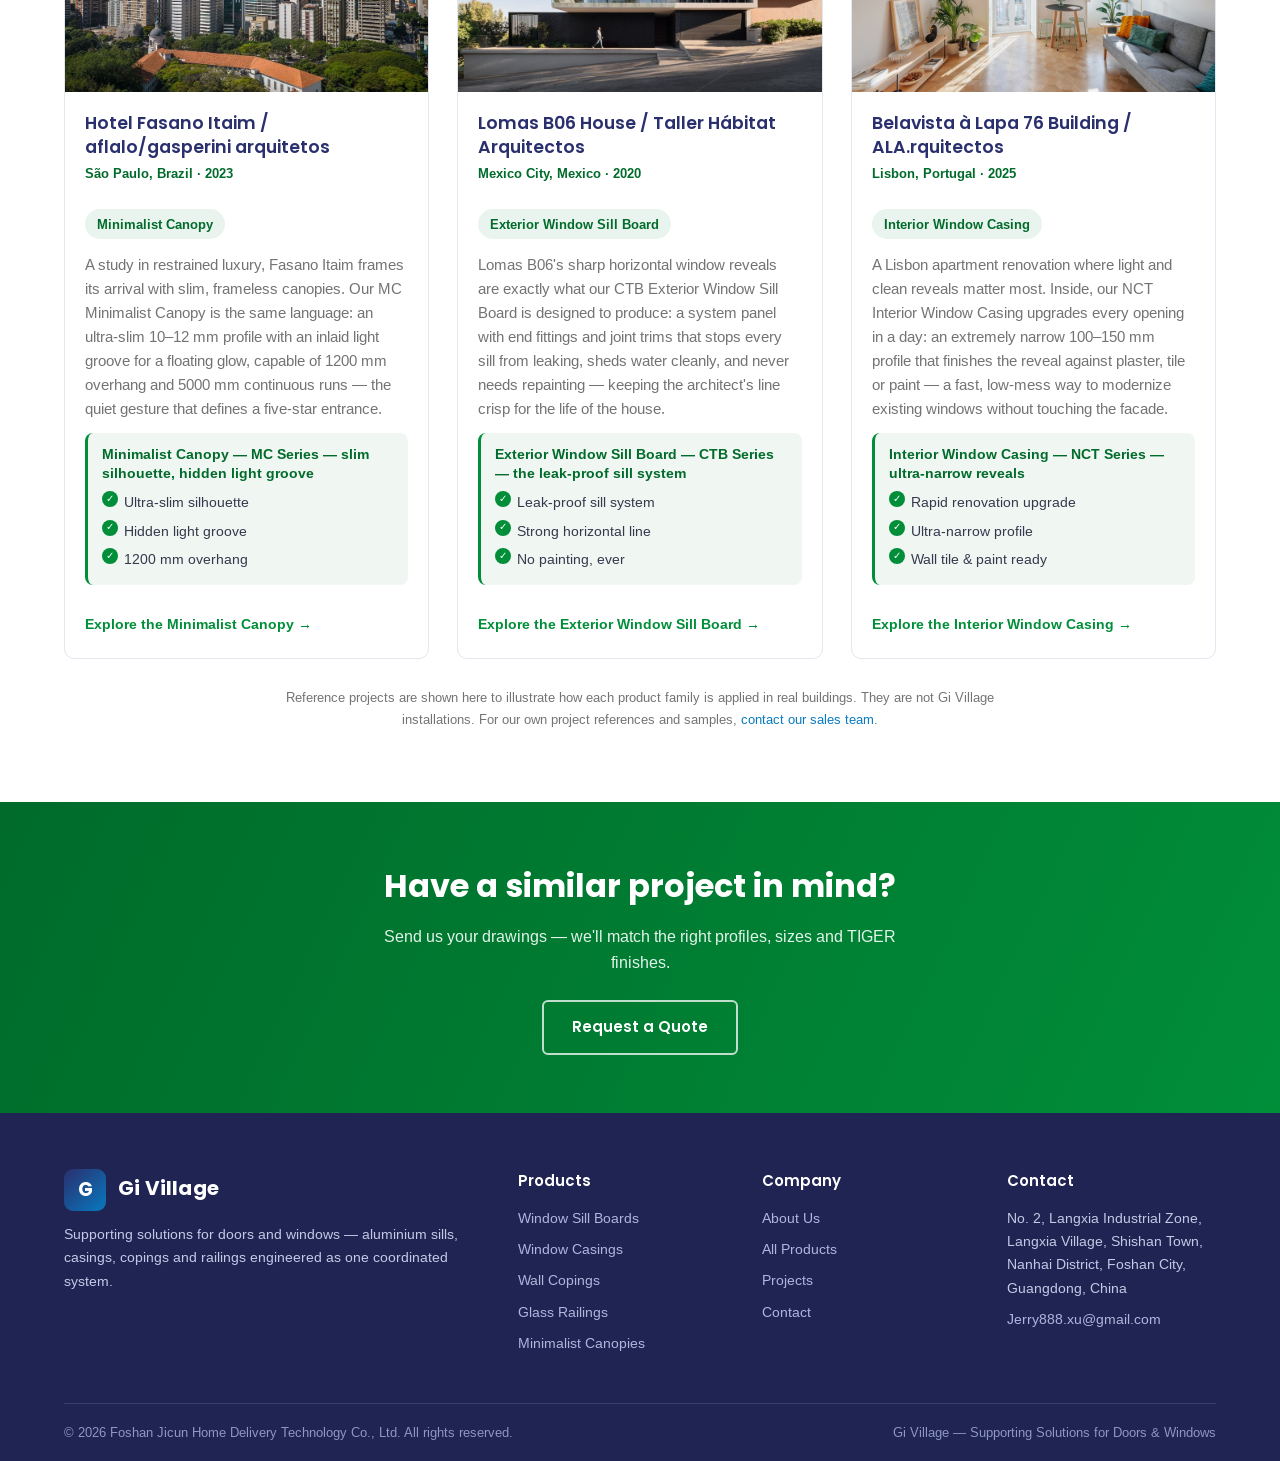
<file: case-studies.html>
<!DOCTYPE html>
<html lang="en">
<head>
<meta charset="utf-8">
<meta name="viewport" content="width=device-width, initial-scale=1">
<title>Projects & Applications | Gi Village</title>
<meta name="description" content="Gi Village projects & applications — reference architecture using window sills, casings, copings, glass railings and minimalist canopies.">
<link rel="preconnect" href="https://fonts.googleapis.com">
<link rel="preconnect" href="https://fonts.gstatic.com" crossorigin>
<link href="https://fonts.googleapis.com/css2?family=Poppins:wght@400;600;700&family=Arimo:wght@400;600&display=swap" rel="stylesheet">
<link rel="stylesheet" href="css/style.css">
<link rel="icon" href="data:image/svg+xml,<svg xmlns='http://www.w3.org/2000/svg' viewBox='0 0 100 100'><rect width='100' height='100' rx='20' fill='%232a2f6e'/><text x='50' y='68' font-size='52' text-anchor='middle' fill='white' font-family='Arial' font-weight='bold'>G</text></svg>">
</head>
<body>

<header class="site-header">
  <div class="header-inner">
    <a class="brand" href="index.html">
      <span class="brand-mark">G</span>
      <span>
        <span class="brand-name">Gi Village</span><br>
        <span class="brand-tag">Doors &amp; Windows Solutions</span>
      </span>
    </a>
    <button class="nav-toggle" aria-label="Menu" aria-expanded="false">&#9776;</button>
    <nav>
      <ul class="nav-links">
        <li><a href="index.html">Home</a></li>
        <li><a href="products.html">Products</a></li>
        <li><a href="case-studies.html">Projects</a></li>
        <li><a href="about.html">About Us</a></li>
        <li><a href="contact.html">Contact</a></li>
      </ul>
    </nav>
  </div>
</header>
<section class="page-hero">
  <div class="container">
    <div class="crumb"><a href="index.html">Home</a> / Projects</div>
    <h1>Projects &amp; Applications</h1>
    <p>Reference projects from global architecture practice — each one matched to a Gi Village product family and the advantages it delivers on site.</p>
  </div>
</section>
<section class="section">
  <div class="container">
    <div class="section-head reveal">
      <div class="kicker">Selected References</div>
      <h2>Our profile types in architecture</h2>
      <p>Every project below pairs a real building with the Gi Village product line that solves its facade challenge — from leak-proof sill boards to see-through glass railings.</p>
    </div>
    <div class="case-grid">
      <div class="case-card reveal">
        <a class="case-img" href="products/glass-balustrade.html">
          <img src="images/cases/the-martin.jpg" alt="The Martin Residential Building / OMA" loading="lazy">
          <span class="case-type">Residential · Apartments</span>
        </a>
        <div class="case-body">
          <h3>The Martin Residential Building / OMA</h3>
          <div class="case-meta">Amsterdam, Netherlands &middot; 2026</div>
          <div class="tag-row"><span class="tag">Glass Railing</span></div>
          <p>OMA&#x27;s Amsterdam residential quarter wraps every apartment in continuous balconies with transparent glass balustrades. This is exactly what our HL Glass Railing delivers: a slim stanchion and armrest system that keeps the view open, meets balcony safety codes, and stays corrosion-free for decades thanks to the TIGER powder-coated finish.</p>
          <div class="case-highlight">
            <strong>Glass Railing — HL Series — see-through safety, architectural lines</strong>
            <ul><li>Unobstructed views</li><li>Minimal frame look</li><li>Weather-resistant TIGER finish</li></ul>
          </div>
          <a class="card-link" href="products/glass-balustrade.html">Explore the Glass Railing <span class="arrow">&rarr;</span></a>
        </div>
      </div>
      <div class="case-card reveal">
        <a class="case-img" href="products/external-window-cover.html">
          <img src="images/cases/tianfu.jpg" alt="Tianfu Fusion Technology Research Center / CSWADI" loading="lazy">
          <span class="case-type">Research Campus</span>
        </a>
        <div class="case-body">
          <h3>Tianfu Fusion Technology Research Center / CSWADI</h3>
          <div class="case-meta">Chengdu, China &middot; 2026</div>
          <div class="tag-row"><span class="tag">Exterior Window Casing</span></div>
          <p>A landmark science campus whose precision facade is defined by sharp window reveals. Our WCT Exterior Window Casing creates that same crisp frame around every opening, while its adhesive + mortar fixing over styrene foam seals the surround against water ingress — the clean, leak-proof edge a research-grade facade demands.</p>
          <div class="case-highlight">
            <strong>Exterior Window Casing — WCT Series — crisp, leak-proof surrounds</strong>
            <ul><li>Crisp architectural lines</li><li>Leak-proof surround</li><li>6063-T5 durability</li></ul>
          </div>
          <a class="card-link" href="products/external-window-cover.html">Explore the Exterior Window Casing <span class="arrow">&rarr;</span></a>
        </div>
      </div>
      <div class="case-card reveal">
        <a class="case-img" href="products/aluminium-alloy-coping.html">
          <img src="images/cases/stadtforum.jpg" alt="Stadtforum in Dresden / Barcode Architects + Tchoban Voss" loading="lazy">
          <span class="case-type">Public · Office</span>
        </a>
        <div class="case-body">
          <h3>Stadtforum in Dresden / Barcode Architects + Tchoban Voss</h3>
          <div class="case-meta">Dresden, Germany &middot; 2025</div>
          <div class="tag-row"><span class="tag">Wall Coping</span></div>
          <p>Dresden&#x27;s heritage-meets-new-build office quarter relies on clean roof and parapet finishes. Our YD Wall Coping is built for exactly that job: a 6063-T5 aluminum cap with an integrated drip detail that sheds water before it can streak the facade, protecting parapets and roof edges with a maintenance-free architectural line.</p>
          <div class="case-highlight">
            <strong>Wall Coping — YD Series — protect parapets, shed water cleanly</strong>
            <ul><li>Parapet protection</li><li>Integrated drip line</li><li>Low-maintenance cap</li></ul>
          </div>
          <a class="card-link" href="products/aluminium-alloy-coping.html">Explore the Wall Coping <span class="arrow">&rarr;</span></a>
        </div>
      </div>
      <div class="case-card reveal">
        <a class="case-img" href="products/minimalist-canopy.html">
          <img src="images/cases/fasano-itaim.jpg" alt="Hotel Fasano Itaim / aflalo/gasperini arquitetos" loading="lazy">
          <span class="case-type">Hotel</span>
        </a>
        <div class="case-body">
          <h3>Hotel Fasano Itaim / aflalo/gasperini arquitetos</h3>
          <div class="case-meta">São Paulo, Brazil &middot; 2023</div>
          <div class="tag-row"><span class="tag">Minimalist Canopy</span></div>
          <p>A study in restrained luxury, Fasano Itaim frames its arrival with slim, frameless canopies. Our MC Minimalist Canopy is the same language: an ultra-slim 10–12 mm profile with an inlaid light groove for a floating glow, capable of 1200 mm overhang and 5000 mm continuous runs — the quiet gesture that defines a five-star entrance.</p>
          <div class="case-highlight">
            <strong>Minimalist Canopy — MC Series — slim silhouette, hidden light groove</strong>
            <ul><li>Ultra-slim silhouette</li><li>Hidden light groove</li><li>1200 mm overhang</li></ul>
          </div>
          <a class="card-link" href="products/minimalist-canopy.html">Explore the Minimalist Canopy <span class="arrow">&rarr;</span></a>
        </div>
      </div>
      <div class="case-card reveal">
        <a class="case-img" href="products/external-window-sill-panel.html">
          <img src="images/cases/lomas-b06.jpg" alt="Lomas B06 House / Taller Hábitat Arquitectos" loading="lazy">
          <span class="case-type">Private House</span>
        </a>
        <div class="case-body">
          <h3>Lomas B06 House / Taller Hábitat Arquitectos</h3>
          <div class="case-meta">Mexico City, Mexico &middot; 2020</div>
          <div class="tag-row"><span class="tag">Exterior Window Sill Board</span></div>
          <p>Lomas B06&#x27;s sharp horizontal window reveals are exactly what our CTB Exterior Window Sill Board is designed to produce: a system panel with end fittings and joint trims that stops every sill from leaking, sheds water cleanly, and never needs repainting — keeping the architect&#x27;s line crisp for the life of the house.</p>
          <div class="case-highlight">
            <strong>Exterior Window Sill Board — CTB Series — the leak-proof sill system</strong>
            <ul><li>Leak-proof sill system</li><li>Strong horizontal line</li><li>No painting, ever</li></ul>
          </div>
          <a class="card-link" href="products/external-window-sill-panel.html">Explore the Exterior Window Sill Board <span class="arrow">&rarr;</span></a>
        </div>
      </div>
      <div class="case-card reveal">
        <a class="case-img" href="products/internal-window-cover.html">
          <img src="images/cases/belavista.jpg" alt="Belavista à Lapa 76 Building / ALA.rquitectos" loading="lazy">
          <span class="case-type">Residential · Renovation</span>
        </a>
        <div class="case-body">
          <h3>Belavista à Lapa 76 Building / ALA.rquitectos</h3>
          <div class="case-meta">Lisbon, Portugal &middot; 2025</div>
          <div class="tag-row"><span class="tag">Interior Window Casing</span></div>
          <p>A Lisbon apartment renovation where light and clean reveals matter most. Inside, our NCT Interior Window Casing upgrades every opening in a day: an extremely narrow 100–150 mm profile that finishes the reveal against plaster, tile or paint — a fast, low-mess way to modernize existing windows without touching the facade.</p>
          <div class="case-highlight">
            <strong>Interior Window Casing — NCT Series — ultra-narrow reveals</strong>
            <ul><li>Rapid renovation upgrade</li><li>Ultra-narrow profile</li><li>Wall tile &amp; paint ready</li></ul>
          </div>
          <a class="card-link" href="products/internal-window-cover.html">Explore the Interior Window Casing <span class="arrow">&rarr;</span></a>
        </div>
      </div>
    </div>
    <p class="mt-3 form-note" style="max-width:760px;margin-left:auto;margin-right:auto;text-align:center;">Reference projects are shown here to illustrate how each product family is applied in real buildings. They are not Gi Village installations. For our own project references and samples, <a href="contact.html">contact our sales team</a>.</p>
  </div>
</section>
<section class="cta-band">
  <div class="container">
    <h2>Have a similar project in mind?</h2>
    <p>Send us your drawings — we'll match the right profiles, sizes and TIGER finishes.</p>
    <a class="btn btn-outline" href="contact.html">Request a Quote</a>
  </div>
</section>
<footer class="site-footer">
  <div class="container">
    <div class="footer-grid">
      <div class="footer-brand">
        <div class="brand">
          <span class="brand-mark">G</span>
          <span><span class="brand-name">Gi Village</span></span>
        </div>
        <p>Supporting solutions for doors and windows — aluminium sills, casings, copings and railings engineered as one coordinated system.</p>
      </div>
      <div>
        <h4>Products</h4>
        <ul>
          <li><a href="products/external-window-sill-panel.html">Window Sill Boards</a></li>
          <li><a href="products/external-window-cover.html">Window Casings</a></li>
          <li><a href="products/aluminium-alloy-coping.html">Wall Copings</a></li>
          <li><a href="products/glass-balustrade.html">Glass Railings</a></li>
          <li><a href="products/minimalist-canopy.html">Minimalist Canopies</a></li>
        </ul>
      </div>
      <div>
        <h4>Company</h4>
        <ul>
          <li><a href="about.html">About Us</a></li>
          <li><a href="products.html">All Products</a></li>
          <li><a href="case-studies.html">Projects</a></li>
          <li><a href="contact.html">Contact</a></li>
        </ul>
      </div>
      <div>
        <h4>Contact</h4>
        <ul>
          <li>No. 2, Langxia Industrial Zone, Langxia Village, Shishan Town, Nanhai District, Foshan City, Guangdong, China</li>
          <li><a href="mailto:Jerry888.xu@gmail.com">Jerry888.xu@gmail.com</a></li>
        </ul>
      </div>
    </div>
    <div class="footer-bottom">
      <span>&copy; <span id="year">2026</span> Foshan Jicun Home Delivery Technology Co., Ltd. All rights reserved.</span>
      <span>Gi Village — Supporting Solutions for Doors &amp; Windows</span>
    </div>
  </div>
</footer>

<script src="js/main.js"></script>
</body>
</html>
</file>
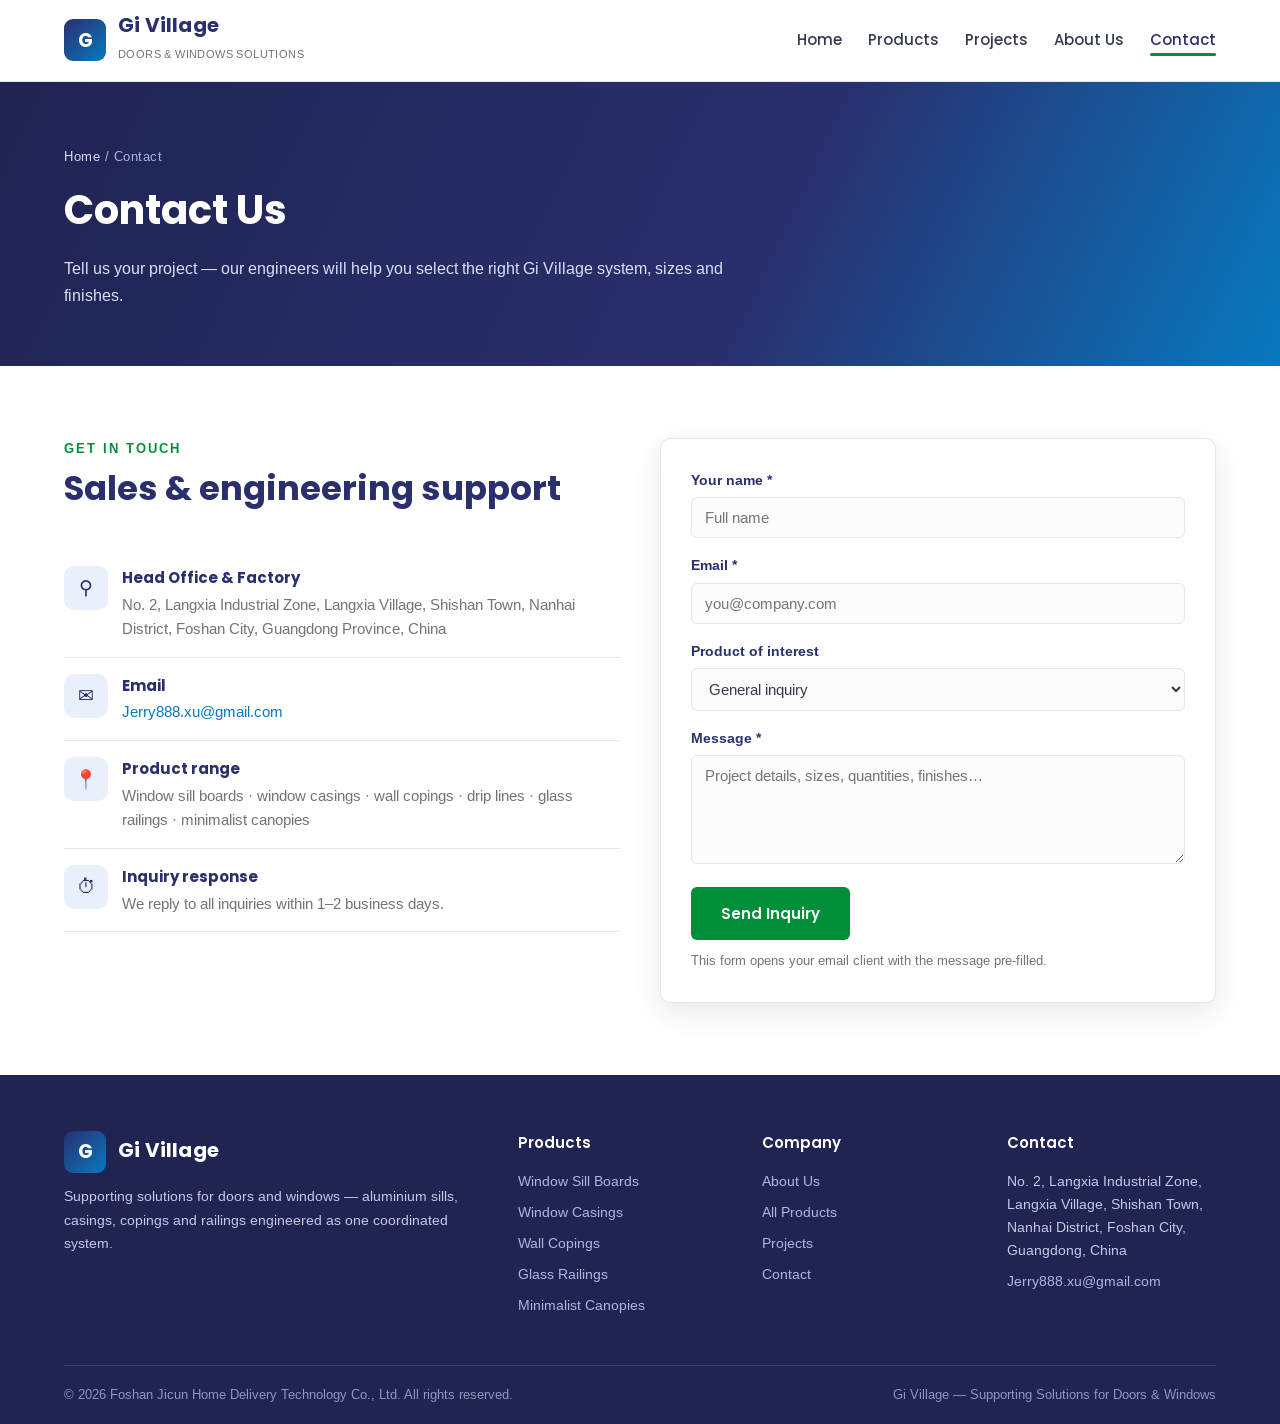
<file: contact.html>
<!DOCTYPE html>
<html lang="en">
<head>
<meta charset="utf-8">
<meta name="viewport" content="width=device-width, initial-scale=1">
<title>Contact | Gi Village</title>
<meta name="description" content="Contact Gi Village — Foshan Jicun Home Delivery Technology Co., Ltd. Request a quote for window sills, casings, copings, railings and canopies.">
<link rel="preconnect" href="https://fonts.googleapis.com">
<link rel="preconnect" href="https://fonts.gstatic.com" crossorigin>
<link href="https://fonts.googleapis.com/css2?family=Poppins:wght@400;600;700&family=Arimo:wght@400;600&display=swap" rel="stylesheet">
<link rel="stylesheet" href="css/style.css">
<link rel="icon" href="data:image/svg+xml,<svg xmlns='http://www.w3.org/2000/svg' viewBox='0 0 100 100'><rect width='100' height='100' rx='20' fill='%232a2f6e'/><text x='50' y='68' font-size='52' text-anchor='middle' fill='white' font-family='Arial' font-weight='bold'>G</text></svg>">
</head>
<body>

<header class="site-header">
  <div class="header-inner">
    <a class="brand" href="index.html">
      <span class="brand-mark">G</span>
      <span>
        <span class="brand-name">Gi Village</span><br>
        <span class="brand-tag">Doors &amp; Windows Solutions</span>
      </span>
    </a>
    <button class="nav-toggle" aria-label="Menu" aria-expanded="false">&#9776;</button>
    <nav>
      <ul class="nav-links">
        <li><a href="index.html">Home</a></li>
        <li><a href="products.html">Products</a></li>
        <li><a href="case-studies.html">Projects</a></li>
        <li><a href="about.html">About Us</a></li>
        <li><a href="contact.html">Contact</a></li>
      </ul>
    </nav>
  </div>
</header>
<section class="page-hero">
  <div class="container">
    <div class="crumb"><a href="index.html">Home</a> / Contact</div>
    <h1>Contact Us</h1>
    <p>Tell us your project — our engineers will help you select the right Gi Village system, sizes and finishes.</p>
  </div>
</section>
<section class="section">
  <div class="container">
    <div class="contact-grid">
      <div class="reveal">
        <div class="section-head">
          <div class="kicker">Get in touch</div>
          <h2>Sales &amp; engineering support</h2>
        </div>
        <div class="contact-item">
          <div class="ico">&#9906;</div>
          <div>
            <h4>Head Office &amp; Factory</h4>
            <p>No. 2, Langxia Industrial Zone, Langxia Village, Shishan Town, Nanhai District, Foshan City, Guangdong Province, China</p>
          </div>
        </div>
        <div class="contact-item">
          <div class="ico">&#9993;</div>
          <div>
            <h4>Email</h4>
            <p><a href="mailto:Jerry888.xu@gmail.com">Jerry888.xu@gmail.com</a></p>
          </div>
        </div>
        <div class="contact-item">
          <div class="ico">&#128205;</div>
          <div>
            <h4>Product range</h4>
            <p>Window sill boards · window casings · wall copings · drip lines · glass railings · minimalist canopies</p>
          </div>
        </div>
        <div class="contact-item">
          <div class="ico">&#9201;</div>
          <div>
            <h4>Inquiry response</h4>
            <p>We reply to all inquiries within 1–2 business days.</p>
          </div>
        </div>
      </div>
      <div class="reveal">
        <form class="form-card" id="enquiry-form">
          <div class="form-row">
            <label for="f-name">Your name *</label>
            <input type="text" id="f-name" name="name" placeholder="Full name" required>
          </div>
          <div class="form-row">
            <label for="f-email">Email *</label>
            <input type="email" id="f-email" name="email" placeholder="you@company.com" required>
          </div>
          <div class="form-row">
            <label for="f-product">Product of interest</label>
            <select id="f-product" name="product">
              <option value="General inquiry">General inquiry</option>
              <option>Exterior window sill board</option>
              <option>Exterior window casing</option>
              <option>Interior window casing</option>
              <option>Interior window sill board</option>
              <option>Wall coping</option>
              <option>Drip line</option>
              <option>Glass railing</option>
              <option>Minimalist canopy</option>
            </select>
          </div>
          <div class="form-row">
            <label for="f-message">Message *</label>
            <textarea id="f-message" name="message" rows="5" placeholder="Project details, sizes, quantities, finishes…" required></textarea>
          </div>
          <button class="btn btn-green" type="submit">Send Inquiry</button>
          <div id="form-status"></div>
          <p class="form-note">This form opens your email client with the message pre-filled.</p>
        </form>
      </div>
    </div>
  </div>
</section>
<footer class="site-footer">
  <div class="container">
    <div class="footer-grid">
      <div class="footer-brand">
        <div class="brand">
          <span class="brand-mark">G</span>
          <span><span class="brand-name">Gi Village</span></span>
        </div>
        <p>Supporting solutions for doors and windows — aluminium sills, casings, copings and railings engineered as one coordinated system.</p>
      </div>
      <div>
        <h4>Products</h4>
        <ul>
          <li><a href="products/external-window-sill-panel.html">Window Sill Boards</a></li>
          <li><a href="products/external-window-cover.html">Window Casings</a></li>
          <li><a href="products/aluminium-alloy-coping.html">Wall Copings</a></li>
          <li><a href="products/glass-balustrade.html">Glass Railings</a></li>
          <li><a href="products/minimalist-canopy.html">Minimalist Canopies</a></li>
        </ul>
      </div>
      <div>
        <h4>Company</h4>
        <ul>
          <li><a href="about.html">About Us</a></li>
          <li><a href="products.html">All Products</a></li>
          <li><a href="case-studies.html">Projects</a></li>
          <li><a href="contact.html">Contact</a></li>
        </ul>
      </div>
      <div>
        <h4>Contact</h4>
        <ul>
          <li>No. 2, Langxia Industrial Zone, Langxia Village, Shishan Town, Nanhai District, Foshan City, Guangdong, China</li>
          <li><a href="mailto:Jerry888.xu@gmail.com">Jerry888.xu@gmail.com</a></li>
        </ul>
      </div>
    </div>
    <div class="footer-bottom">
      <span>&copy; <span id="year">2026</span> Foshan Jicun Home Delivery Technology Co., Ltd. All rights reserved.</span>
      <span>Gi Village — Supporting Solutions for Doors &amp; Windows</span>
    </div>
  </div>
</footer>

<script src="js/main.js"></script>
</body>
</html>
</file>
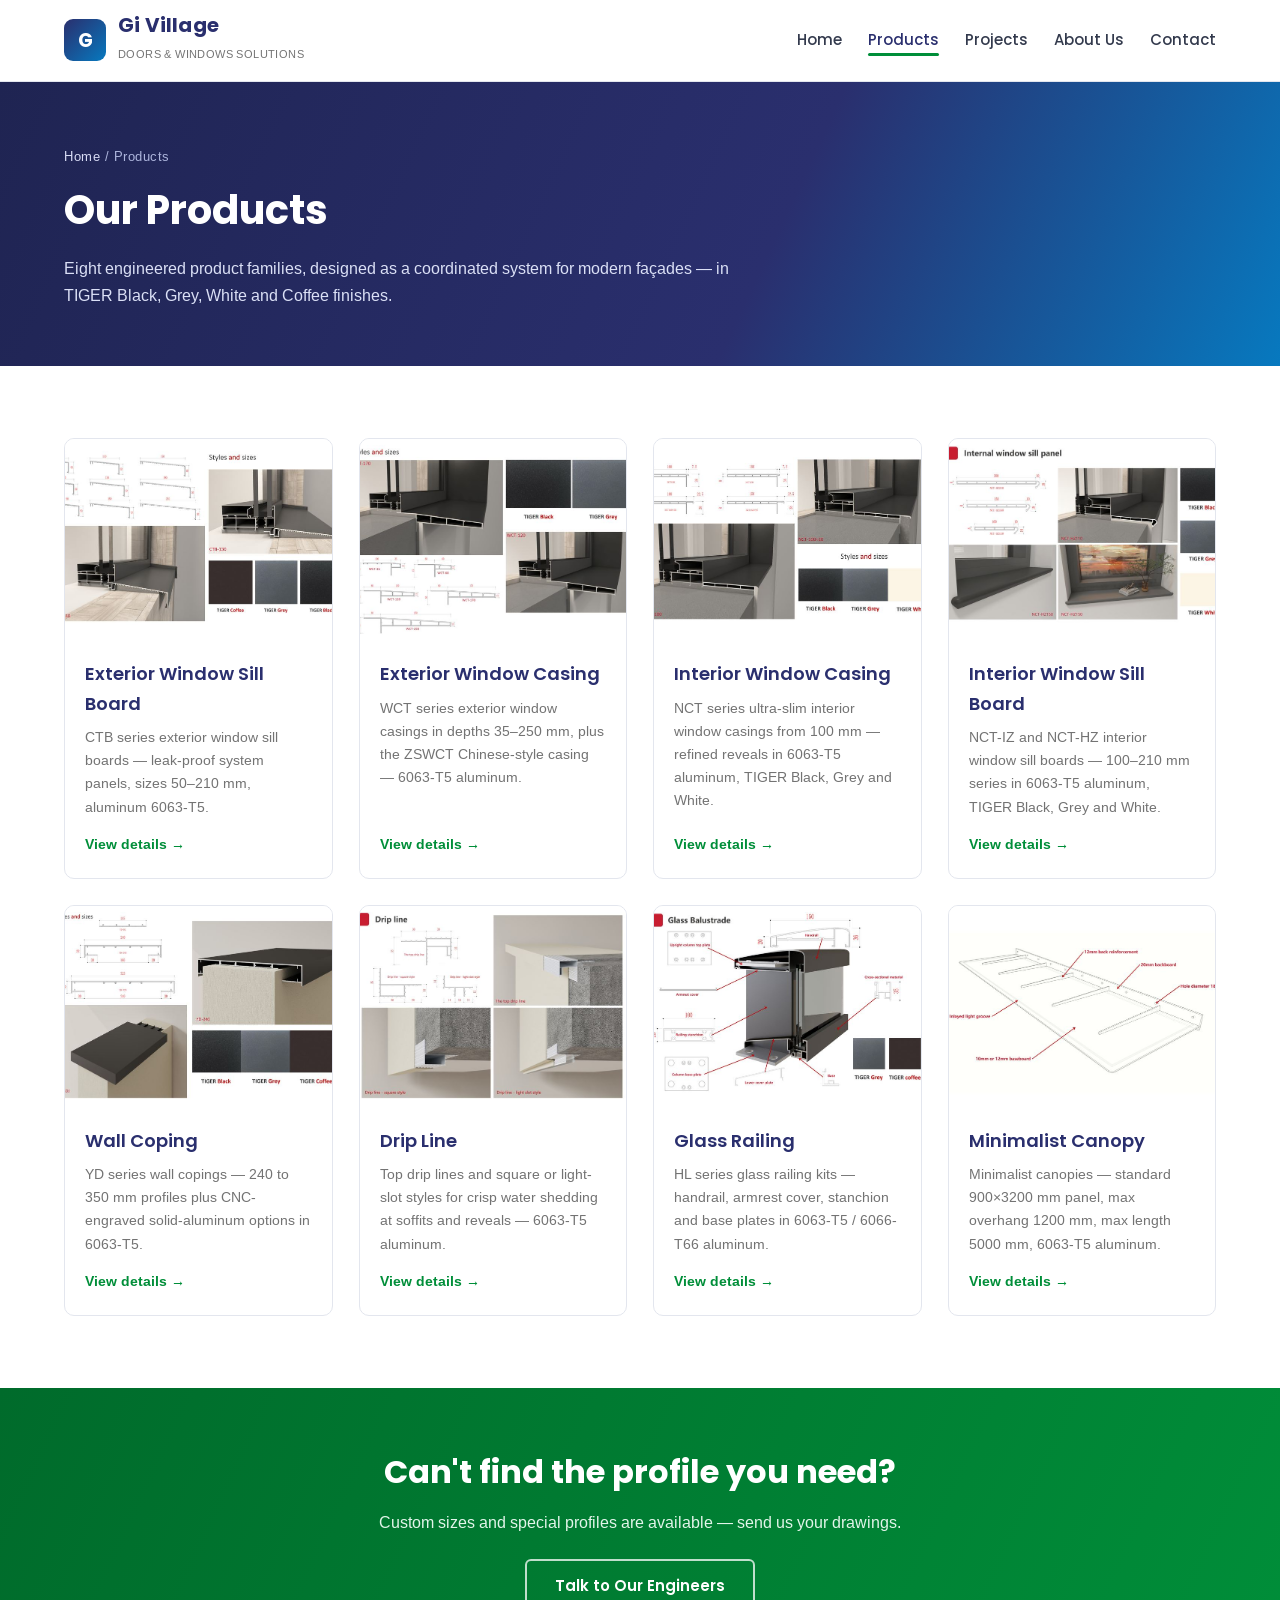
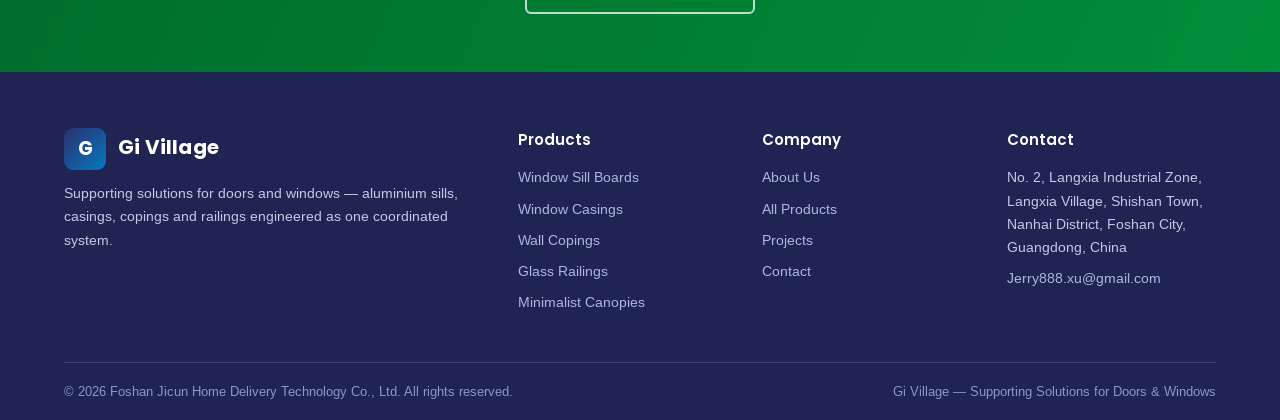
<file: products.html>
<!DOCTYPE html>
<html lang="en">
<head>
<meta charset="utf-8">
<meta name="viewport" content="width=device-width, initial-scale=1">
<title>Products | Gi Village</title>
<meta name="description" content="Gi Village product range — window sill boards, window casings, wall copings, drip lines, glass railings and minimalist canopies.">
<link rel="preconnect" href="https://fonts.googleapis.com">
<link rel="preconnect" href="https://fonts.gstatic.com" crossorigin>
<link href="https://fonts.googleapis.com/css2?family=Poppins:wght@400;600;700&family=Arimo:wght@400;600&display=swap" rel="stylesheet">
<link rel="stylesheet" href="css/style.css">
<link rel="icon" href="data:image/svg+xml,<svg xmlns='http://www.w3.org/2000/svg' viewBox='0 0 100 100'><rect width='100' height='100' rx='20' fill='%232a2f6e'/><text x='50' y='68' font-size='52' text-anchor='middle' fill='white' font-family='Arial' font-weight='bold'>G</text></svg>">
</head>
<body>

<header class="site-header">
  <div class="header-inner">
    <a class="brand" href="index.html">
      <span class="brand-mark">G</span>
      <span>
        <span class="brand-name">Gi Village</span><br>
        <span class="brand-tag">Doors &amp; Windows Solutions</span>
      </span>
    </a>
    <button class="nav-toggle" aria-label="Menu" aria-expanded="false">&#9776;</button>
    <nav>
      <ul class="nav-links">
        <li><a href="index.html">Home</a></li>
        <li><a href="products.html">Products</a></li>
        <li><a href="case-studies.html">Projects</a></li>
        <li><a href="about.html">About Us</a></li>
        <li><a href="contact.html">Contact</a></li>
      </ul>
    </nav>
  </div>
</header>
<section class="page-hero">
  <div class="container">
    <div class="crumb"><a href="index.html">Home</a> / Products</div>
    <h1>Our Products</h1>
    <p>Eight engineered product families, designed as a coordinated system for modern façades — in TIGER Black, Grey, White and Coffee finishes.</p>
  </div>
</section>
<section class="section">
  <div class="container">
    <div class="cards-grid">
      <div class="card reveal">
        <div class="card-img"><img src="images/products/card-ext-sill.jpg" alt="Exterior Window Sill Board" loading="lazy"></div>
        <div class="card-body">
          <h3>Exterior Window Sill Board</h3>
          <p>CTB series exterior window sill boards — leak-proof system panels, sizes 50–210 mm, aluminum 6063-T5.</p>
          <a class="card-link" href="products/external-window-sill-panel.html">View details <span class="arrow">&rarr;</span></a>
        </div>
      </div>
      <div class="card reveal">
        <div class="card-img"><img src="images/products/card-ext-cover.jpg" alt="Exterior Window Casing" loading="lazy"></div>
        <div class="card-body">
          <h3>Exterior Window Casing</h3>
          <p>WCT series exterior window casings in depths 35–250 mm, plus the ZSWCT Chinese-style casing — 6063-T5 aluminum.</p>
          <a class="card-link" href="products/external-window-cover.html">View details <span class="arrow">&rarr;</span></a>
        </div>
      </div>
      <div class="card reveal">
        <div class="card-img"><img src="images/products/card-int-cover.jpg" alt="Interior Window Casing" loading="lazy"></div>
        <div class="card-body">
          <h3>Interior Window Casing</h3>
          <p>NCT series ultra-slim interior window casings from 100 mm — refined reveals in 6063-T5 aluminum, TIGER Black, Grey and White.</p>
          <a class="card-link" href="products/internal-window-cover.html">View details <span class="arrow">&rarr;</span></a>
        </div>
      </div>
      <div class="card reveal">
        <div class="card-img"><img src="images/products/card-int-sill.jpg" alt="Interior Window Sill Board" loading="lazy"></div>
        <div class="card-body">
          <h3>Interior Window Sill Board</h3>
          <p>NCT-IZ and NCT-HZ interior window sill boards — 100–210 mm series in 6063-T5 aluminum, TIGER Black, Grey and White.</p>
          <a class="card-link" href="products/internal-window-sill-panel.html">View details <span class="arrow">&rarr;</span></a>
        </div>
      </div>
      <div class="card reveal">
        <div class="card-img"><img src="images/products/card-coping.jpg" alt="Wall Coping" loading="lazy"></div>
        <div class="card-body">
          <h3>Wall Coping</h3>
          <p>YD series wall copings — 240 to 350 mm profiles plus CNC-engraved solid-aluminum options in 6063-T5.</p>
          <a class="card-link" href="products/aluminium-alloy-coping.html">View details <span class="arrow">&rarr;</span></a>
        </div>
      </div>
      <div class="card reveal">
        <div class="card-img"><img src="images/products/card-drip.jpg" alt="Drip Line" loading="lazy"></div>
        <div class="card-body">
          <h3>Drip Line</h3>
          <p>Top drip lines and square or light-slot styles for crisp water shedding at soffits and reveals — 6063-T5 aluminum.</p>
          <a class="card-link" href="products/drip-line.html">View details <span class="arrow">&rarr;</span></a>
        </div>
      </div>
      <div class="card reveal">
        <div class="card-img"><img src="images/products/card-balustrade.jpg" alt="Glass Railing" loading="lazy"></div>
        <div class="card-body">
          <h3>Glass Railing</h3>
          <p>HL series glass railing kits — handrail, armrest cover, stanchion and base plates in 6063-T5 / 6066-T66 aluminum.</p>
          <a class="card-link" href="products/glass-balustrade.html">View details <span class="arrow">&rarr;</span></a>
        </div>
      </div>
      <div class="card reveal">
        <div class="card-img"><img src="images/products/card-canopy.jpg" alt="Minimalist Canopy" loading="lazy"></div>
        <div class="card-body">
          <h3>Minimalist Canopy</h3>
          <p>Minimalist canopies — standard 900×3200 mm panel, max overhang 1200 mm, max length 5000 mm, 6063-T5 aluminum.</p>
          <a class="card-link" href="products/minimalist-canopy.html">View details <span class="arrow">&rarr;</span></a>
        </div>
      </div>
    </div>
  </div>
</section>
<section class="cta-band">
  <div class="container">
    <h2>Can't find the profile you need?</h2>
    <p>Custom sizes and special profiles are available — send us your drawings.</p>
    <a class="btn btn-outline" href="contact.html">Talk to Our Engineers</a>
  </div>
</section>
<footer class="site-footer">
  <div class="container">
    <div class="footer-grid">
      <div class="footer-brand">
        <div class="brand">
          <span class="brand-mark">G</span>
          <span><span class="brand-name">Gi Village</span></span>
        </div>
        <p>Supporting solutions for doors and windows — aluminium sills, casings, copings and railings engineered as one coordinated system.</p>
      </div>
      <div>
        <h4>Products</h4>
        <ul>
          <li><a href="products/external-window-sill-panel.html">Window Sill Boards</a></li>
          <li><a href="products/external-window-cover.html">Window Casings</a></li>
          <li><a href="products/aluminium-alloy-coping.html">Wall Copings</a></li>
          <li><a href="products/glass-balustrade.html">Glass Railings</a></li>
          <li><a href="products/minimalist-canopy.html">Minimalist Canopies</a></li>
        </ul>
      </div>
      <div>
        <h4>Company</h4>
        <ul>
          <li><a href="about.html">About Us</a></li>
          <li><a href="products.html">All Products</a></li>
          <li><a href="case-studies.html">Projects</a></li>
          <li><a href="contact.html">Contact</a></li>
        </ul>
      </div>
      <div>
        <h4>Contact</h4>
        <ul>
          <li>No. 2, Langxia Industrial Zone, Langxia Village, Shishan Town, Nanhai District, Foshan City, Guangdong, China</li>
          <li><a href="mailto:Jerry888.xu@gmail.com">Jerry888.xu@gmail.com</a></li>
        </ul>
      </div>
    </div>
    <div class="footer-bottom">
      <span>&copy; <span id="year">2026</span> Foshan Jicun Home Delivery Technology Co., Ltd. All rights reserved.</span>
      <span>Gi Village — Supporting Solutions for Doors &amp; Windows</span>
    </div>
  </div>
</footer>

<script src="js/main.js"></script>
</body>
</html>
</file>
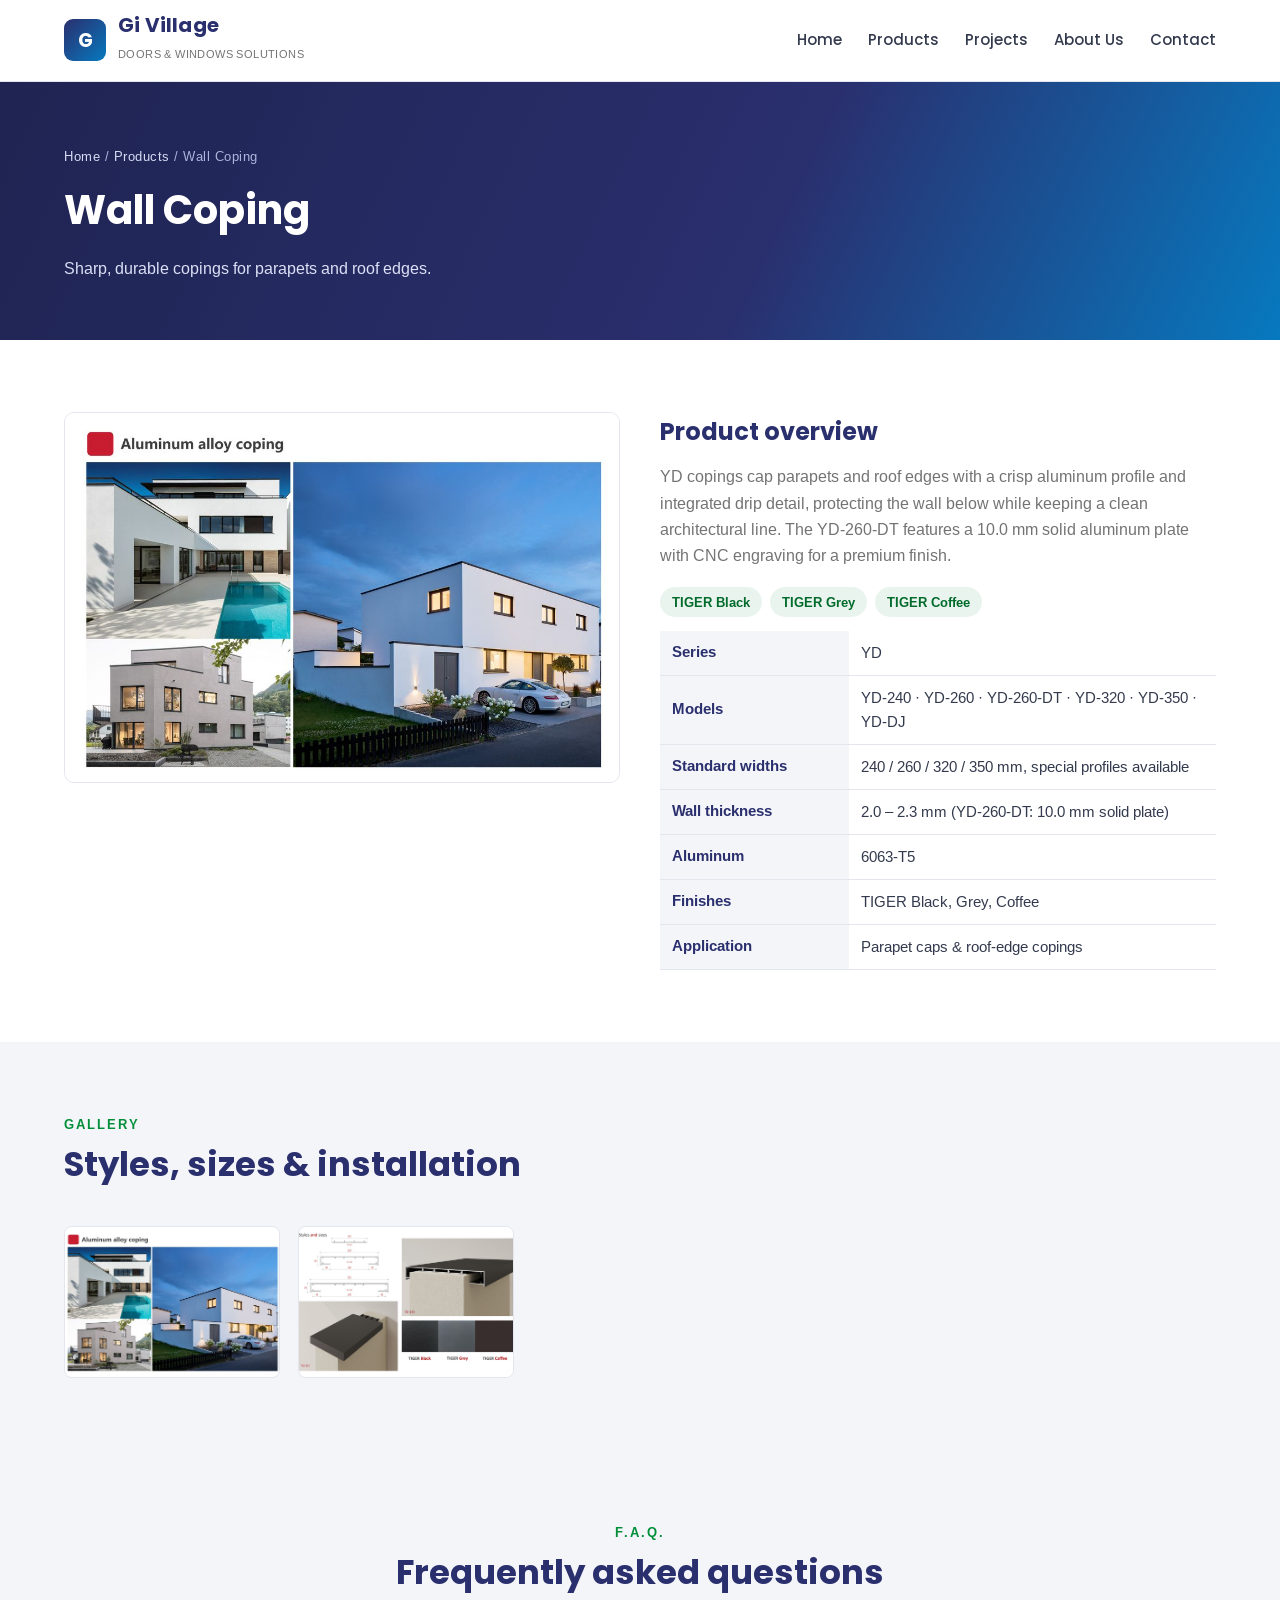
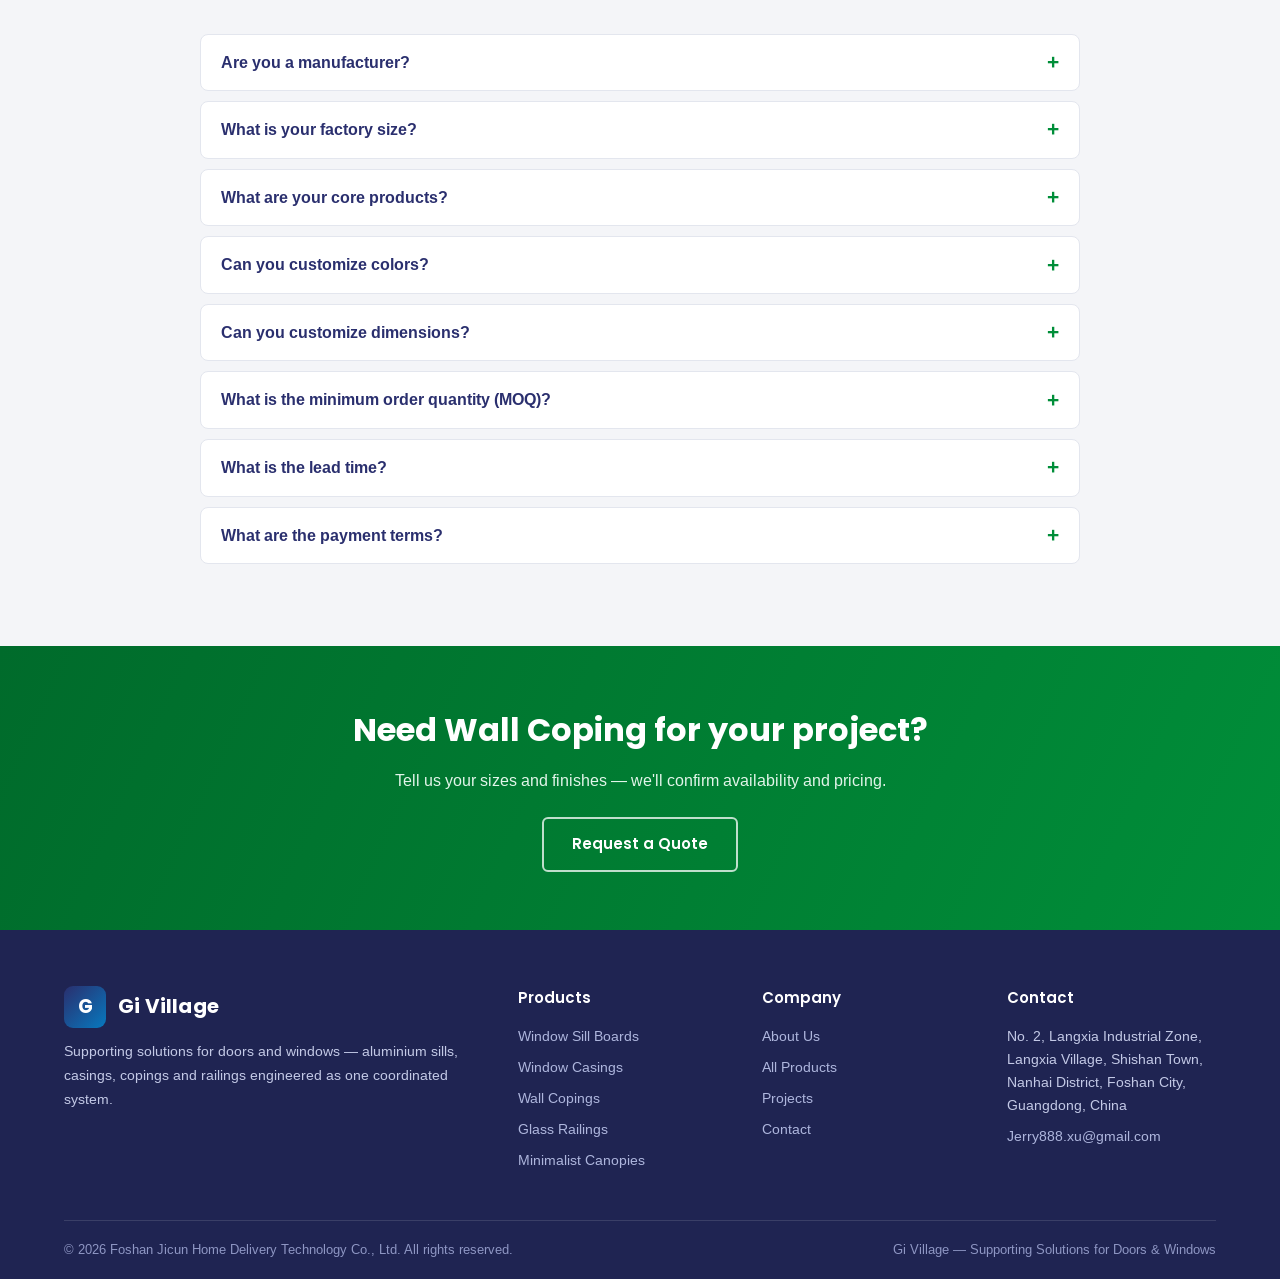
<file: products/aluminium-alloy-coping.html>
<!DOCTYPE html>
<html lang="en">
<head>
<meta charset="utf-8">
<meta name="viewport" content="width=device-width, initial-scale=1">
<title>Wall Coping | Gi Village</title>
<meta name="description" content="YD series wall copings — 240 to 350 mm profiles plus CNC-engraved solid-aluminum options in 6063-T5.">
<link rel="preconnect" href="https://fonts.googleapis.com">
<link rel="preconnect" href="https://fonts.gstatic.com" crossorigin>
<link href="https://fonts.googleapis.com/css2?family=Poppins:wght@400;600;700&family=Arimo:wght@400;600&display=swap" rel="stylesheet">
<link rel="stylesheet" href="../css/style.css">
<link rel="icon" href="data:image/svg+xml,<svg xmlns='http://www.w3.org/2000/svg' viewBox='0 0 100 100'><rect width='100' height='100' rx='20' fill='%232a2f6e'/><text x='50' y='68' font-size='52' text-anchor='middle' fill='white' font-family='Arial' font-weight='bold'>G</text></svg>">
</head>
<body>

<header class="site-header">
  <div class="header-inner">
    <a class="brand" href="../index.html">
      <span class="brand-mark">G</span>
      <span>
        <span class="brand-name">Gi Village</span><br>
        <span class="brand-tag">Doors &amp; Windows Solutions</span>
      </span>
    </a>
    <button class="nav-toggle" aria-label="Menu" aria-expanded="false">&#9776;</button>
    <nav>
      <ul class="nav-links">
        <li><a href="../index.html">Home</a></li>
        <li><a href="../products.html">Products</a></li>
        <li><a href="../case-studies.html">Projects</a></li>
        <li><a href="../about.html">About Us</a></li>
        <li><a href="../contact.html">Contact</a></li>
      </ul>
    </nav>
  </div>
</header>
<section class="page-hero">
  <div class="container">
    <div class="crumb"><a href="../index.html">Home</a> / <a href="../products.html">Products</a> / Wall Coping</div>
    <h1>Wall Coping</h1>
    <p>Sharp, durable copings for parapets and roof edges.</p>
  </div>
</section>

<section class="section">
  <div class="container">
    <div class="detail-layout">
      <div class="detail-img reveal">
        <img src="../images/products/detail-p14.jpg" alt="Wall coping — product">
      </div>
      <div class="detail-info reveal">
        <h2>Product overview</h2>
        <p class="desc">YD copings cap parapets and roof edges with a crisp aluminum profile and integrated drip detail, protecting the wall below while keeping a clean architectural line. The YD-260-DT features a 10.0 mm solid aluminum plate with CNC engraving for a premium finish.</p>
        <div class="tag-row"><span class="tag">TIGER Black</span><span class="tag">TIGER Grey</span><span class="tag">TIGER Coffee</span></div>
        <table class="spec-table"><tr><th>Series</th><td>YD</td></tr><tr><th>Models</th><td>YD-240 · YD-260 · YD-260-DT · YD-320 · YD-350 · YD-DJ</td></tr><tr><th>Standard widths</th><td>240 / 260 / 320 / 350 mm, special profiles available</td></tr><tr><th>Wall thickness</th><td>2.0 – 2.3 mm (YD-260-DT: 10.0 mm solid plate)</td></tr><tr><th>Aluminum</th><td>6063-T5</td></tr><tr><th>Finishes</th><td>TIGER Black, Grey, Coffee</td></tr><tr><th>Application</th><td>Parapet caps & roof-edge copings</td></tr></table>
      </div>
    </div>
  </div>
</section>
<section class="section section-soft">
  <div class="container">
    <div class="section-head reveal">
      <div class="kicker">Gallery</div>
      <h2>Styles, sizes &amp; installation</h2>
    </div>
    <div class="gallery"><a href="../images/products/detail-p14.jpg" data-lightbox><img src="../images/products/detail-p14.jpg" alt="Wall coping — product" loading="lazy"></a>
<a href="../images/products/detail-p15.jpg" data-lightbox><img src="../images/products/detail-p15.jpg" alt="Wall coping — styles and sizes" loading="lazy"></a></div>
  </div>
</section>
<section class="section section-soft" id="faq">
<div class="container">
<div class="section-head center reveal"><div class="kicker">F.A.Q.</div>
<h2>Frequently asked questions</h2></div>
<div class="faq-list reveal">
<div class="faq-item"><div class="faq-q">Are you a manufacturer?</div><div class="faq-a">Yes, we are a manufacturer located in Foshan, just a half-hour drive from Guangzhou. We warmly welcome you to visit Givillage.</div></div>
<div class="faq-item"><div class="faq-q">What is your factory size?</div><div class="faq-a">Our factory covers a total area of 10,000 square meters and employs over 100 staff members, including 15 professional sales representatives and designers.</div></div>
<div class="faq-item"><div class="faq-q">What are your core products?</div><div class="faq-a">Exterior window casings, interior window casings, exterior window sill boards, wall copings, glass railings and minimalist canopies, as well as doors and windows.</div></div>
<div class="faq-item"><div class="faq-q">Can you customize colors?</div><div class="faq-a">Yes, we offer a wide range of TIGER color options. Custom colors extend the lead time, and a separate setup charge applies for small orders.</div></div>
<div class="faq-item"><div class="faq-q">Can you customize dimensions?</div><div class="faq-a">Yes, we can customize different dimensions according to your specific requirements.</div></div>
<div class="faq-item"><div class="faq-q">What is the minimum order quantity (MOQ)?</div><div class="faq-a">The minimum order quantity for standard products is 10 sets; we accept small-batch orders for custom projects.</div></div>
<div class="faq-item"><div class="faq-q">What is the lead time?</div><div class="faq-a">15 days after receiving your 50% prepayment.</div></div>
<div class="faq-item"><div class="faq-q">What are the payment terms?</div><div class="faq-a">A 50% deposit is required upfront, with the remaining 50% due before shipment, payable via wire transfer (T/T).</div></div>
</div></div></section>
<section class="cta-band">
  <div class="container">
    <h2>Need Wall Coping for your project?</h2>
    <p>Tell us your sizes and finishes — we'll confirm availability and pricing.</p>
    <a class="btn btn-outline" href="../contact.html">Request a Quote</a>
  </div>
</section>
<footer class="site-footer">
  <div class="container">
    <div class="footer-grid">
      <div class="footer-brand">
        <div class="brand">
          <span class="brand-mark">G</span>
          <span><span class="brand-name">Gi Village</span></span>
        </div>
        <p>Supporting solutions for doors and windows — aluminium sills, casings, copings and railings engineered as one coordinated system.</p>
      </div>
      <div>
        <h4>Products</h4>
        <ul>
          <li><a href="../products/external-window-sill-panel.html">Window Sill Boards</a></li>
          <li><a href="../products/external-window-cover.html">Window Casings</a></li>
          <li><a href="../products/aluminium-alloy-coping.html">Wall Copings</a></li>
          <li><a href="../products/glass-balustrade.html">Glass Railings</a></li>
          <li><a href="../products/minimalist-canopy.html">Minimalist Canopies</a></li>
        </ul>
      </div>
      <div>
        <h4>Company</h4>
        <ul>
          <li><a href="../about.html">About Us</a></li>
          <li><a href="../products.html">All Products</a></li>
          <li><a href="../case-studies.html">Projects</a></li>
          <li><a href="../contact.html">Contact</a></li>
        </ul>
      </div>
      <div>
        <h4>Contact</h4>
        <ul>
          <li>No. 2, Langxia Industrial Zone, Langxia Village, Shishan Town, Nanhai District, Foshan City, Guangdong, China</li>
          <li><a href="mailto:Jerry888.xu@gmail.com">Jerry888.xu@gmail.com</a></li>
        </ul>
      </div>
    </div>
    <div class="footer-bottom">
      <span>&copy; <span id="year">2026</span> Foshan Jicun Home Delivery Technology Co., Ltd. All rights reserved.</span>
      <span>Gi Village — Supporting Solutions for Doors &amp; Windows</span>
    </div>
  </div>
</footer>

<script src="../js/main.js"></script>
</body>
</html>
</file>
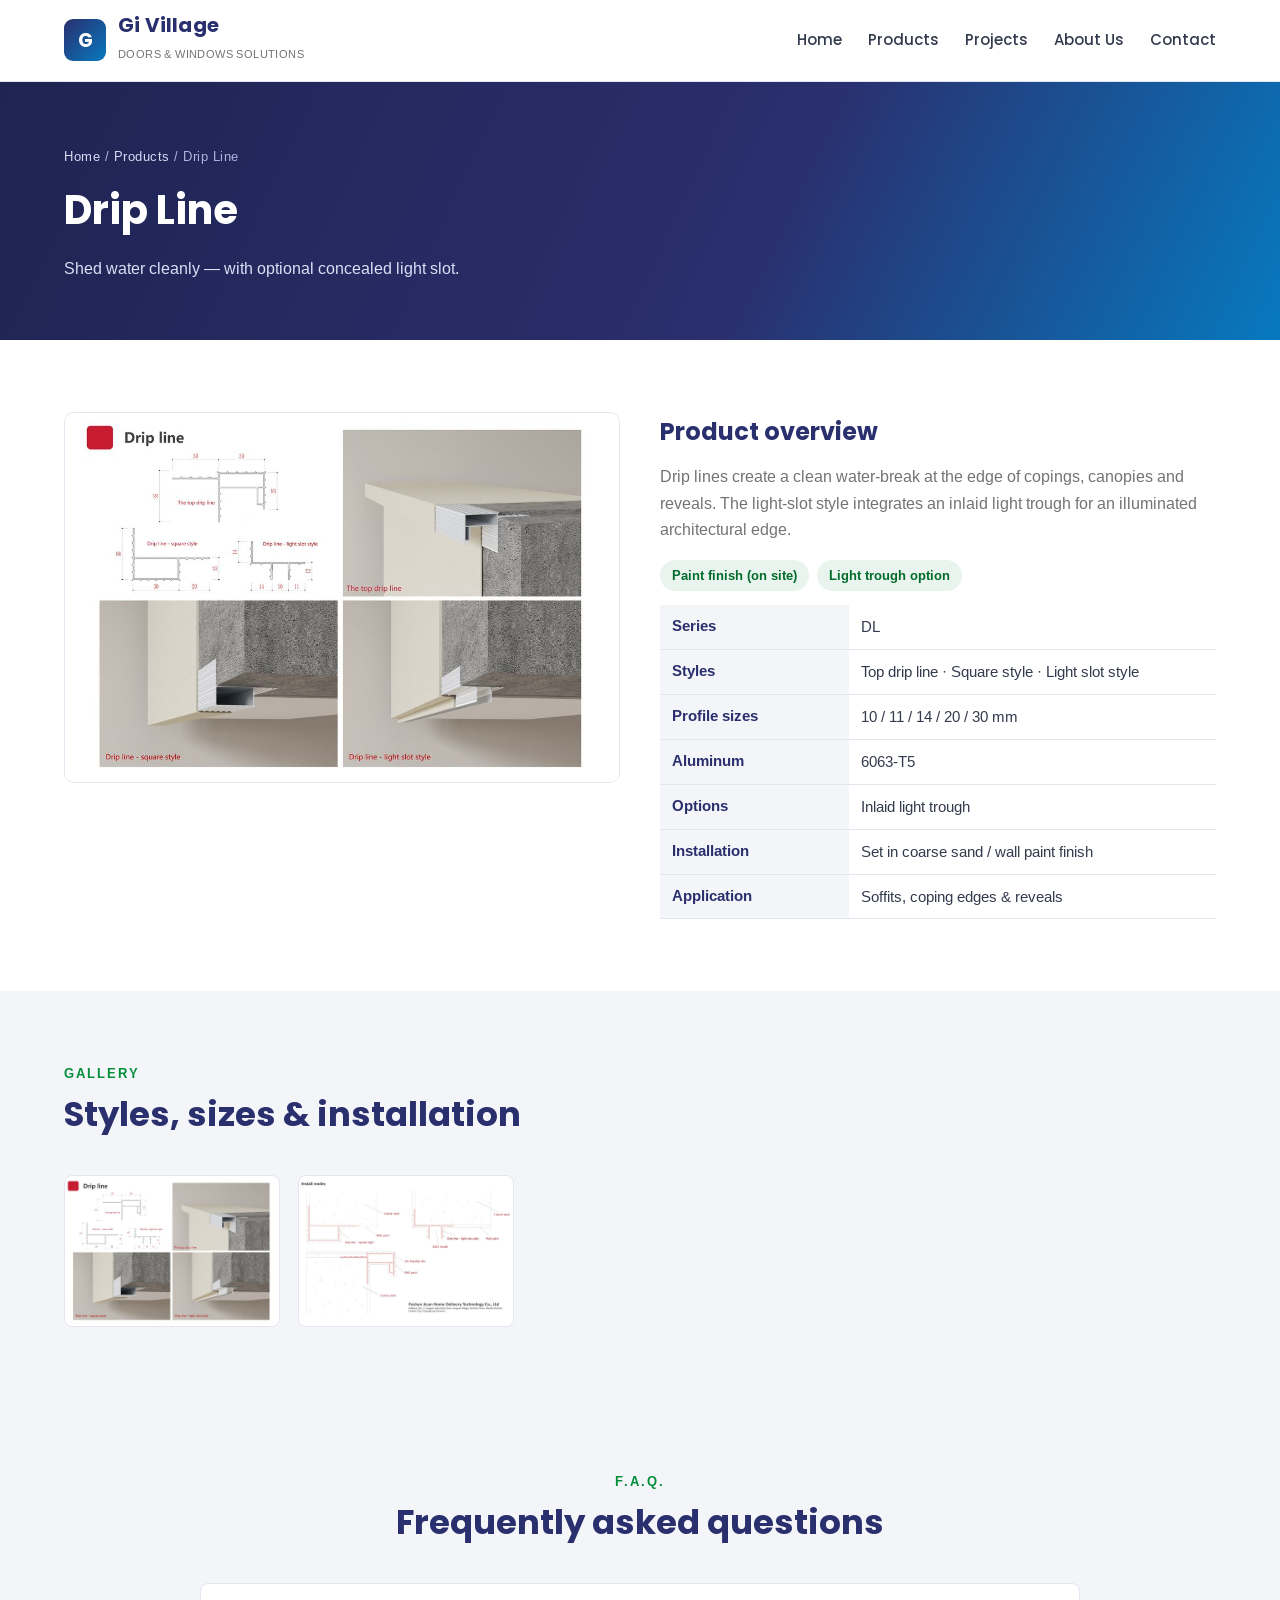
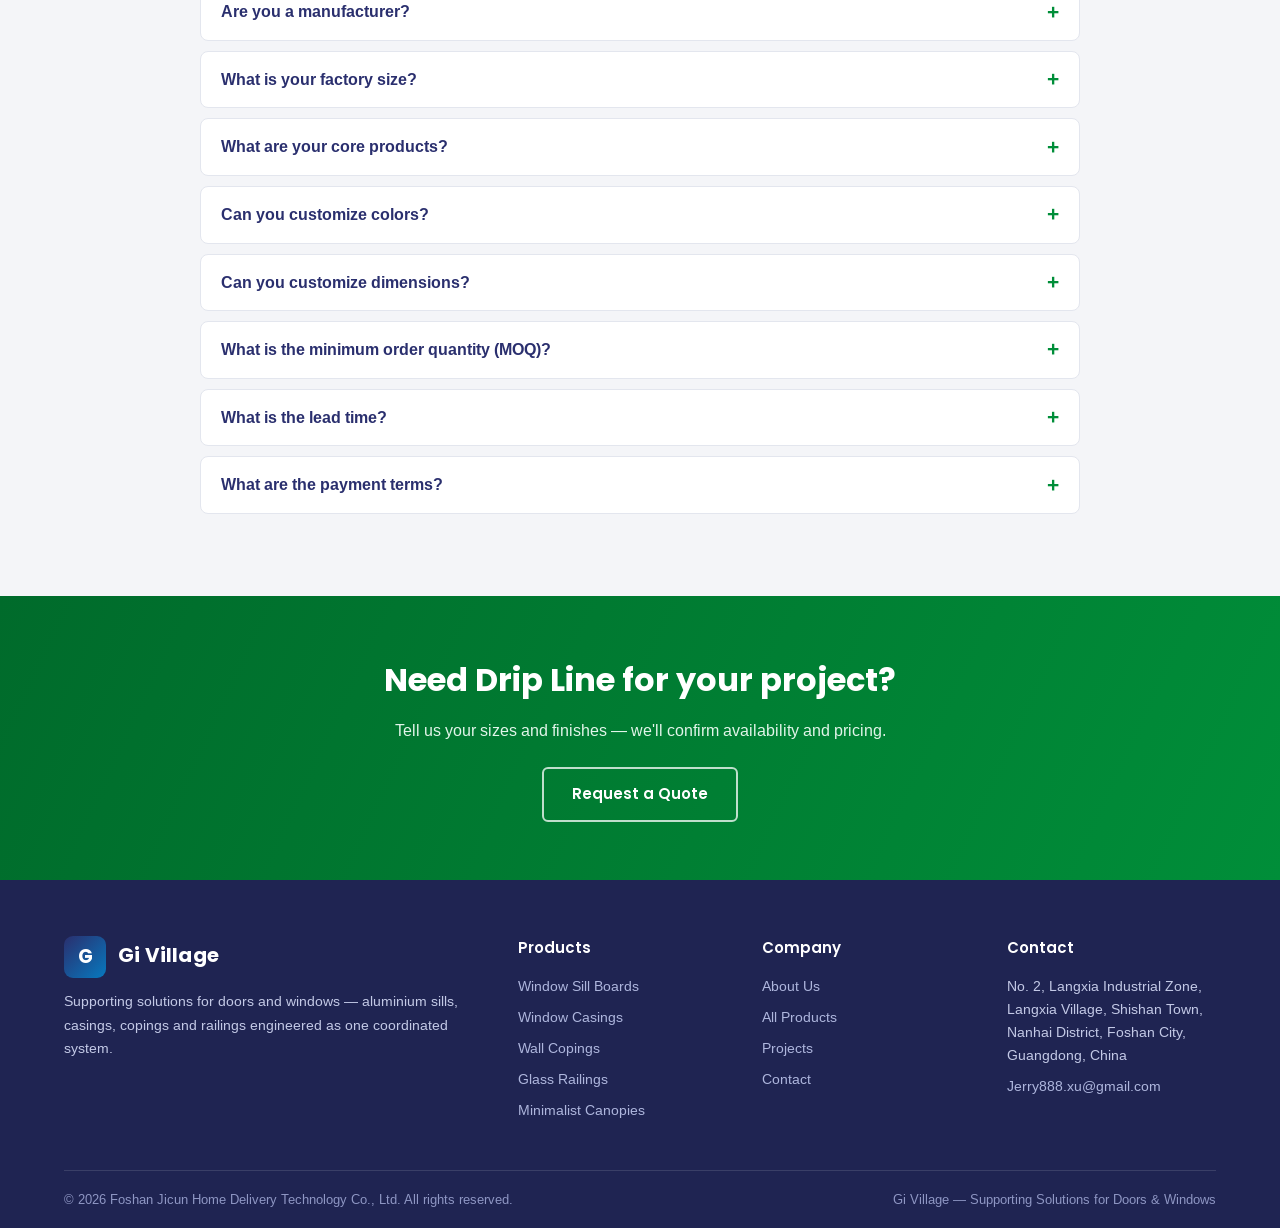
<file: products/drip-line.html>
<!DOCTYPE html>
<html lang="en">
<head>
<meta charset="utf-8">
<meta name="viewport" content="width=device-width, initial-scale=1">
<title>Drip Line | Gi Village</title>
<meta name="description" content="Top drip lines and square or light-slot styles for crisp water shedding at soffits and reveals — 6063-T5 aluminum.">
<link rel="preconnect" href="https://fonts.googleapis.com">
<link rel="preconnect" href="https://fonts.gstatic.com" crossorigin>
<link href="https://fonts.googleapis.com/css2?family=Poppins:wght@400;600;700&family=Arimo:wght@400;600&display=swap" rel="stylesheet">
<link rel="stylesheet" href="../css/style.css">
<link rel="icon" href="data:image/svg+xml,<svg xmlns='http://www.w3.org/2000/svg' viewBox='0 0 100 100'><rect width='100' height='100' rx='20' fill='%232a2f6e'/><text x='50' y='68' font-size='52' text-anchor='middle' fill='white' font-family='Arial' font-weight='bold'>G</text></svg>">
</head>
<body>

<header class="site-header">
  <div class="header-inner">
    <a class="brand" href="../index.html">
      <span class="brand-mark">G</span>
      <span>
        <span class="brand-name">Gi Village</span><br>
        <span class="brand-tag">Doors &amp; Windows Solutions</span>
      </span>
    </a>
    <button class="nav-toggle" aria-label="Menu" aria-expanded="false">&#9776;</button>
    <nav>
      <ul class="nav-links">
        <li><a href="../index.html">Home</a></li>
        <li><a href="../products.html">Products</a></li>
        <li><a href="../case-studies.html">Projects</a></li>
        <li><a href="../about.html">About Us</a></li>
        <li><a href="../contact.html">Contact</a></li>
      </ul>
    </nav>
  </div>
</header>
<section class="page-hero">
  <div class="container">
    <div class="crumb"><a href="../index.html">Home</a> / <a href="../products.html">Products</a> / Drip Line</div>
    <h1>Drip Line</h1>
    <p>Shed water cleanly — with optional concealed light slot.</p>
  </div>
</section>

<section class="section">
  <div class="container">
    <div class="detail-layout">
      <div class="detail-img reveal">
        <img src="../images/products/detail-p16.jpg" alt="Drip line — styles and sizes">
      </div>
      <div class="detail-info reveal">
        <h2>Product overview</h2>
        <p class="desc">Drip lines create a clean water-break at the edge of copings, canopies and reveals. The light-slot style integrates an inlaid light trough for an illuminated architectural edge.</p>
        <div class="tag-row"><span class="tag">Paint finish (on site)</span><span class="tag">Light trough option</span></div>
        <table class="spec-table"><tr><th>Series</th><td>DL</td></tr><tr><th>Styles</th><td>Top drip line · Square style · Light slot style</td></tr><tr><th>Profile sizes</th><td>10 / 11 / 14 / 20 / 30 mm</td></tr><tr><th>Aluminum</th><td>6063-T5</td></tr><tr><th>Options</th><td>Inlaid light trough</td></tr><tr><th>Installation</th><td>Set in coarse sand / wall paint finish</td></tr><tr><th>Application</th><td>Soffits, coping edges & reveals</td></tr></table>
      </div>
    </div>
  </div>
</section>
<section class="section section-soft">
  <div class="container">
    <div class="section-head reveal">
      <div class="kicker">Gallery</div>
      <h2>Styles, sizes &amp; installation</h2>
    </div>
    <div class="gallery"><a href="../images/products/detail-p16.jpg" data-lightbox><img src="../images/products/detail-p16.jpg" alt="Drip line — styles and sizes" loading="lazy"></a>
<a href="../images/products/detail-p23.jpg" data-lightbox><img src="../images/products/detail-p23.jpg" alt="Drip line — installation node" loading="lazy"></a></div>
  </div>
</section>
<section class="section section-soft" id="faq">
<div class="container">
<div class="section-head center reveal"><div class="kicker">F.A.Q.</div>
<h2>Frequently asked questions</h2></div>
<div class="faq-list reveal">
<div class="faq-item"><div class="faq-q">Are you a manufacturer?</div><div class="faq-a">Yes, we are a manufacturer located in Foshan, just a half-hour drive from Guangzhou. We warmly welcome you to visit Givillage.</div></div>
<div class="faq-item"><div class="faq-q">What is your factory size?</div><div class="faq-a">Our factory covers a total area of 10,000 square meters and employs over 100 staff members, including 15 professional sales representatives and designers.</div></div>
<div class="faq-item"><div class="faq-q">What are your core products?</div><div class="faq-a">Exterior window casings, interior window casings, exterior window sill boards, wall copings, glass railings and minimalist canopies, as well as doors and windows.</div></div>
<div class="faq-item"><div class="faq-q">Can you customize colors?</div><div class="faq-a">Yes, we offer a wide range of TIGER color options. Custom colors extend the lead time, and a separate setup charge applies for small orders.</div></div>
<div class="faq-item"><div class="faq-q">Can you customize dimensions?</div><div class="faq-a">Yes, we can customize different dimensions according to your specific requirements.</div></div>
<div class="faq-item"><div class="faq-q">What is the minimum order quantity (MOQ)?</div><div class="faq-a">The minimum order quantity for standard products is 10 sets; we accept small-batch orders for custom projects.</div></div>
<div class="faq-item"><div class="faq-q">What is the lead time?</div><div class="faq-a">15 days after receiving your 50% prepayment.</div></div>
<div class="faq-item"><div class="faq-q">What are the payment terms?</div><div class="faq-a">A 50% deposit is required upfront, with the remaining 50% due before shipment, payable via wire transfer (T/T).</div></div>
</div></div></section>
<section class="cta-band">
  <div class="container">
    <h2>Need Drip Line for your project?</h2>
    <p>Tell us your sizes and finishes — we'll confirm availability and pricing.</p>
    <a class="btn btn-outline" href="../contact.html">Request a Quote</a>
  </div>
</section>
<footer class="site-footer">
  <div class="container">
    <div class="footer-grid">
      <div class="footer-brand">
        <div class="brand">
          <span class="brand-mark">G</span>
          <span><span class="brand-name">Gi Village</span></span>
        </div>
        <p>Supporting solutions for doors and windows — aluminium sills, casings, copings and railings engineered as one coordinated system.</p>
      </div>
      <div>
        <h4>Products</h4>
        <ul>
          <li><a href="../products/external-window-sill-panel.html">Window Sill Boards</a></li>
          <li><a href="../products/external-window-cover.html">Window Casings</a></li>
          <li><a href="../products/aluminium-alloy-coping.html">Wall Copings</a></li>
          <li><a href="../products/glass-balustrade.html">Glass Railings</a></li>
          <li><a href="../products/minimalist-canopy.html">Minimalist Canopies</a></li>
        </ul>
      </div>
      <div>
        <h4>Company</h4>
        <ul>
          <li><a href="../about.html">About Us</a></li>
          <li><a href="../products.html">All Products</a></li>
          <li><a href="../case-studies.html">Projects</a></li>
          <li><a href="../contact.html">Contact</a></li>
        </ul>
      </div>
      <div>
        <h4>Contact</h4>
        <ul>
          <li>No. 2, Langxia Industrial Zone, Langxia Village, Shishan Town, Nanhai District, Foshan City, Guangdong, China</li>
          <li><a href="mailto:Jerry888.xu@gmail.com">Jerry888.xu@gmail.com</a></li>
        </ul>
      </div>
    </div>
    <div class="footer-bottom">
      <span>&copy; <span id="year">2026</span> Foshan Jicun Home Delivery Technology Co., Ltd. All rights reserved.</span>
      <span>Gi Village — Supporting Solutions for Doors &amp; Windows</span>
    </div>
  </div>
</footer>

<script src="../js/main.js"></script>
</body>
</html>
</file>
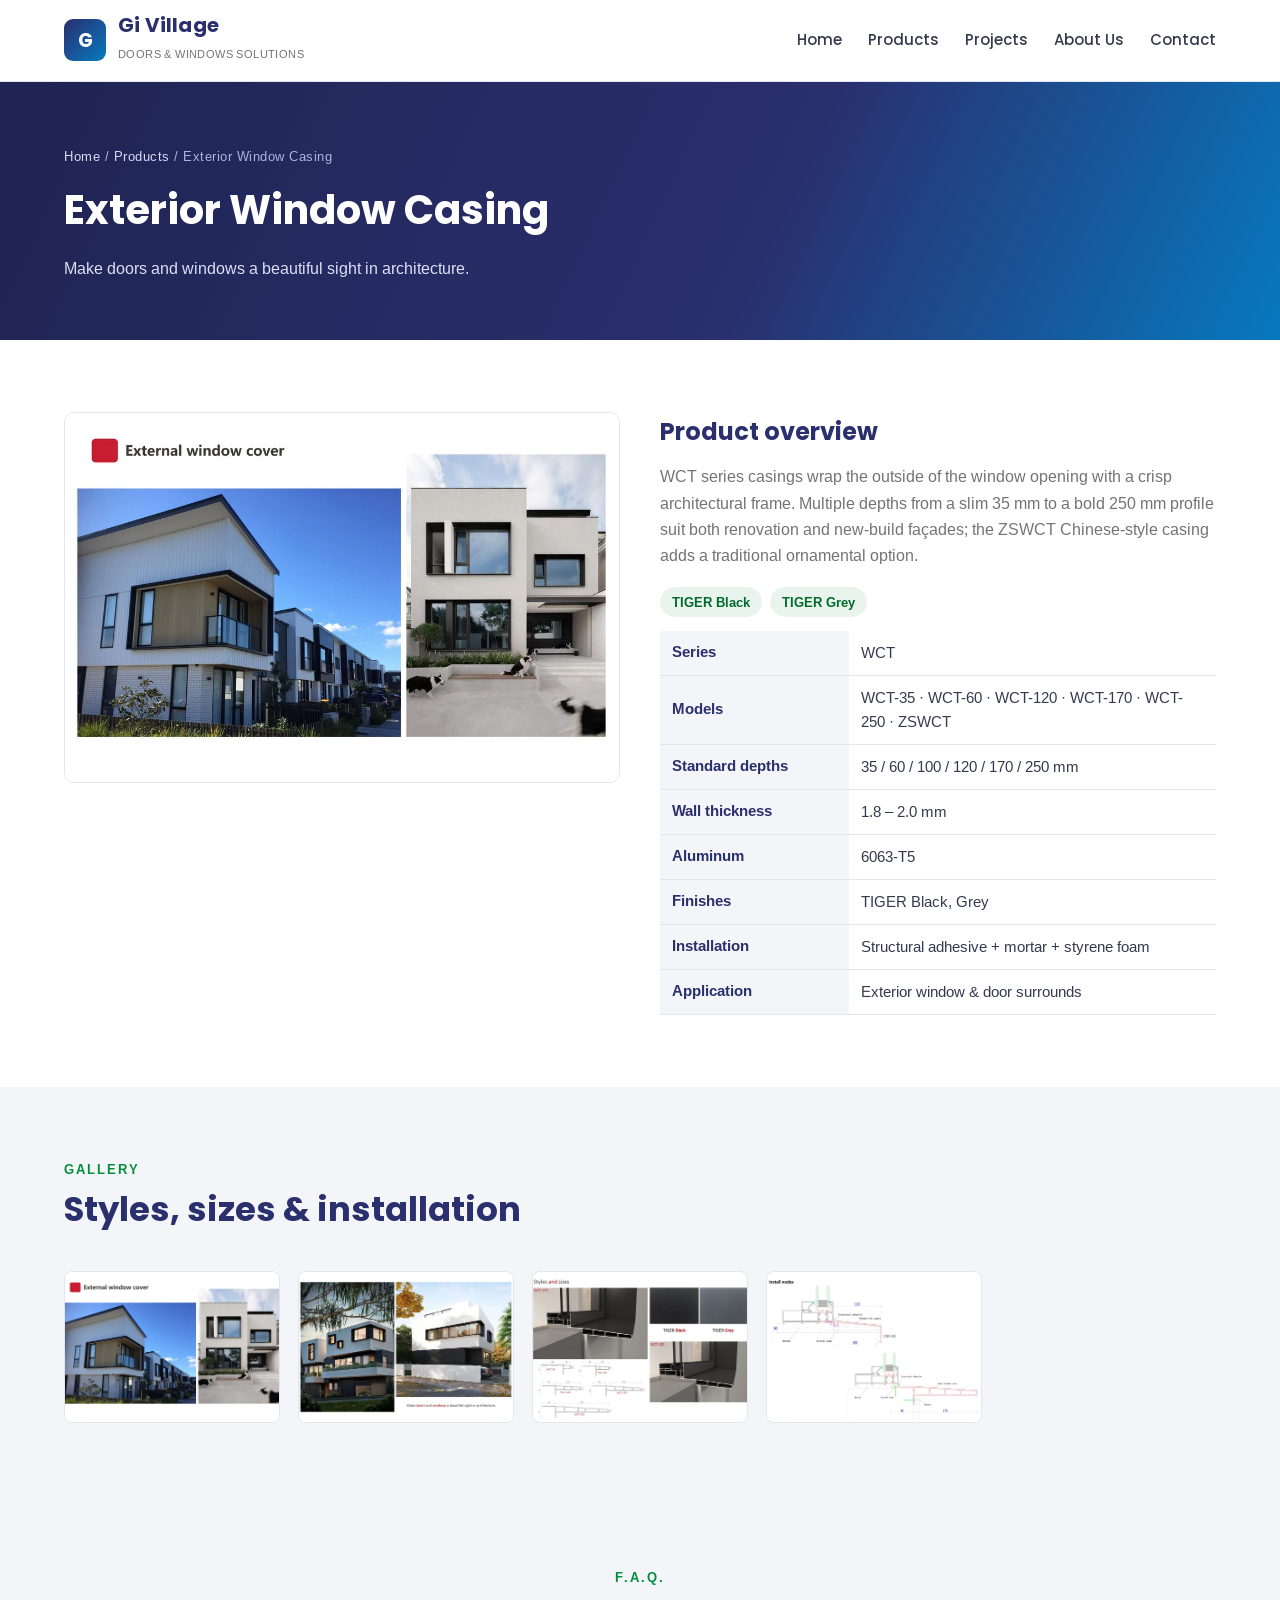
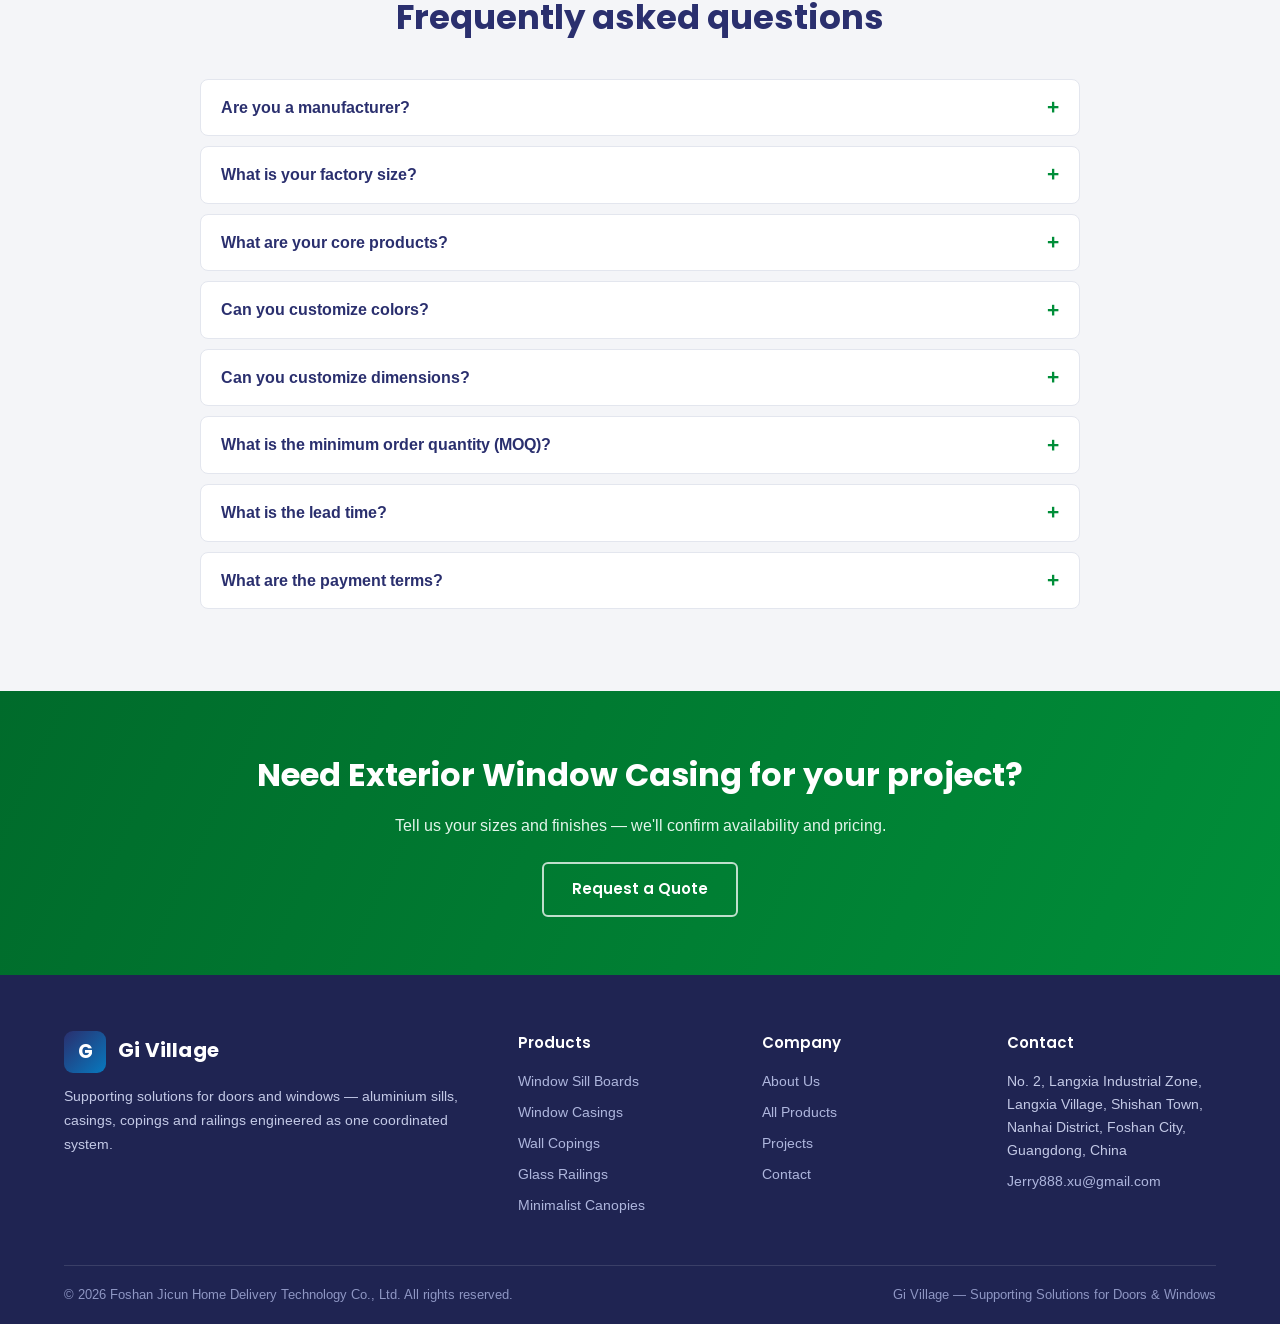
<file: products/external-window-cover.html>
<!DOCTYPE html>
<html lang="en">
<head>
<meta charset="utf-8">
<meta name="viewport" content="width=device-width, initial-scale=1">
<title>Exterior Window Casing | Gi Village</title>
<meta name="description" content="WCT series exterior window casings in depths 35–250 mm, plus the ZSWCT Chinese-style casing — 6063-T5 aluminum.">
<link rel="preconnect" href="https://fonts.googleapis.com">
<link rel="preconnect" href="https://fonts.gstatic.com" crossorigin>
<link href="https://fonts.googleapis.com/css2?family=Poppins:wght@400;600;700&family=Arimo:wght@400;600&display=swap" rel="stylesheet">
<link rel="stylesheet" href="../css/style.css">
<link rel="icon" href="data:image/svg+xml,<svg xmlns='http://www.w3.org/2000/svg' viewBox='0 0 100 100'><rect width='100' height='100' rx='20' fill='%232a2f6e'/><text x='50' y='68' font-size='52' text-anchor='middle' fill='white' font-family='Arial' font-weight='bold'>G</text></svg>">
</head>
<body>

<header class="site-header">
  <div class="header-inner">
    <a class="brand" href="../index.html">
      <span class="brand-mark">G</span>
      <span>
        <span class="brand-name">Gi Village</span><br>
        <span class="brand-tag">Doors &amp; Windows Solutions</span>
      </span>
    </a>
    <button class="nav-toggle" aria-label="Menu" aria-expanded="false">&#9776;</button>
    <nav>
      <ul class="nav-links">
        <li><a href="../index.html">Home</a></li>
        <li><a href="../products.html">Products</a></li>
        <li><a href="../case-studies.html">Projects</a></li>
        <li><a href="../about.html">About Us</a></li>
        <li><a href="../contact.html">Contact</a></li>
      </ul>
    </nav>
  </div>
</header>
<section class="page-hero">
  <div class="container">
    <div class="crumb"><a href="../index.html">Home</a> / <a href="../products.html">Products</a> / Exterior Window Casing</div>
    <h1>Exterior Window Casing</h1>
    <p>Make doors and windows a beautiful sight in architecture.</p>
  </div>
</section>

<section class="section">
  <div class="container">
    <div class="detail-layout">
      <div class="detail-img reveal">
        <img src="../images/products/detail-p07.jpg" alt="Exterior window casing — product">
      </div>
      <div class="detail-info reveal">
        <h2>Product overview</h2>
        <p class="desc">WCT series casings wrap the outside of the window opening with a crisp architectural frame. Multiple depths from a slim 35 mm to a bold 250 mm profile suit both renovation and new-build façades; the ZSWCT Chinese-style casing adds a traditional ornamental option.</p>
        <div class="tag-row"><span class="tag">TIGER Black</span><span class="tag">TIGER Grey</span></div>
        <table class="spec-table"><tr><th>Series</th><td>WCT</td></tr><tr><th>Models</th><td>WCT-35 · WCT-60 · WCT-120 · WCT-170 · WCT-250 · ZSWCT</td></tr><tr><th>Standard depths</th><td>35 / 60 / 100 / 120 / 170 / 250 mm</td></tr><tr><th>Wall thickness</th><td>1.8 – 2.0 mm</td></tr><tr><th>Aluminum</th><td>6063-T5</td></tr><tr><th>Finishes</th><td>TIGER Black, Grey</td></tr><tr><th>Installation</th><td>Structural adhesive + mortar + styrene foam</td></tr><tr><th>Application</th><td>Exterior window & door surrounds</td></tr></table>
      </div>
    </div>
  </div>
</section>
<section class="section section-soft">
  <div class="container">
    <div class="section-head reveal">
      <div class="kicker">Gallery</div>
      <h2>Styles, sizes &amp; installation</h2>
    </div>
    <div class="gallery"><a href="../images/products/detail-p07.jpg" data-lightbox><img src="../images/products/detail-p07.jpg" alt="Exterior window casing — product" loading="lazy"></a>
<a href="../images/products/detail-p08.jpg" data-lightbox><img src="../images/products/detail-p08.jpg" alt="Exterior window casing — architecture view" loading="lazy"></a>
<a href="../images/products/detail-p09.jpg" data-lightbox><img src="../images/products/detail-p09.jpg" alt="Exterior window casing — styles and sizes" loading="lazy"></a>
<a href="../images/products/detail-p21.jpg" data-lightbox><img src="../images/products/detail-p21.jpg" alt="Exterior casing — installation node" loading="lazy"></a></div>
  </div>
</section>
<section class="section section-soft" id="faq">
<div class="container">
<div class="section-head center reveal"><div class="kicker">F.A.Q.</div>
<h2>Frequently asked questions</h2></div>
<div class="faq-list reveal">
<div class="faq-item"><div class="faq-q">Are you a manufacturer?</div><div class="faq-a">Yes, we are a manufacturer located in Foshan, just a half-hour drive from Guangzhou. We warmly welcome you to visit Givillage.</div></div>
<div class="faq-item"><div class="faq-q">What is your factory size?</div><div class="faq-a">Our factory covers a total area of 10,000 square meters and employs over 100 staff members, including 15 professional sales representatives and designers.</div></div>
<div class="faq-item"><div class="faq-q">What are your core products?</div><div class="faq-a">Exterior window casings, interior window casings, exterior window sill boards, wall copings, glass railings and minimalist canopies, as well as doors and windows.</div></div>
<div class="faq-item"><div class="faq-q">Can you customize colors?</div><div class="faq-a">Yes, we offer a wide range of TIGER color options. Custom colors extend the lead time, and a separate setup charge applies for small orders.</div></div>
<div class="faq-item"><div class="faq-q">Can you customize dimensions?</div><div class="faq-a">Yes, we can customize different dimensions according to your specific requirements.</div></div>
<div class="faq-item"><div class="faq-q">What is the minimum order quantity (MOQ)?</div><div class="faq-a">The minimum order quantity for standard products is 10 sets; we accept small-batch orders for custom projects.</div></div>
<div class="faq-item"><div class="faq-q">What is the lead time?</div><div class="faq-a">15 days after receiving your 50% prepayment.</div></div>
<div class="faq-item"><div class="faq-q">What are the payment terms?</div><div class="faq-a">A 50% deposit is required upfront, with the remaining 50% due before shipment, payable via wire transfer (T/T).</div></div>
</div></div></section>
<section class="cta-band">
  <div class="container">
    <h2>Need Exterior Window Casing for your project?</h2>
    <p>Tell us your sizes and finishes — we'll confirm availability and pricing.</p>
    <a class="btn btn-outline" href="../contact.html">Request a Quote</a>
  </div>
</section>
<footer class="site-footer">
  <div class="container">
    <div class="footer-grid">
      <div class="footer-brand">
        <div class="brand">
          <span class="brand-mark">G</span>
          <span><span class="brand-name">Gi Village</span></span>
        </div>
        <p>Supporting solutions for doors and windows — aluminium sills, casings, copings and railings engineered as one coordinated system.</p>
      </div>
      <div>
        <h4>Products</h4>
        <ul>
          <li><a href="../products/external-window-sill-panel.html">Window Sill Boards</a></li>
          <li><a href="../products/external-window-cover.html">Window Casings</a></li>
          <li><a href="../products/aluminium-alloy-coping.html">Wall Copings</a></li>
          <li><a href="../products/glass-balustrade.html">Glass Railings</a></li>
          <li><a href="../products/minimalist-canopy.html">Minimalist Canopies</a></li>
        </ul>
      </div>
      <div>
        <h4>Company</h4>
        <ul>
          <li><a href="../about.html">About Us</a></li>
          <li><a href="../products.html">All Products</a></li>
          <li><a href="../case-studies.html">Projects</a></li>
          <li><a href="../contact.html">Contact</a></li>
        </ul>
      </div>
      <div>
        <h4>Contact</h4>
        <ul>
          <li>No. 2, Langxia Industrial Zone, Langxia Village, Shishan Town, Nanhai District, Foshan City, Guangdong, China</li>
          <li><a href="mailto:Jerry888.xu@gmail.com">Jerry888.xu@gmail.com</a></li>
        </ul>
      </div>
    </div>
    <div class="footer-bottom">
      <span>&copy; <span id="year">2026</span> Foshan Jicun Home Delivery Technology Co., Ltd. All rights reserved.</span>
      <span>Gi Village — Supporting Solutions for Doors &amp; Windows</span>
    </div>
  </div>
</footer>

<script src="../js/main.js"></script>
</body>
</html>
</file>
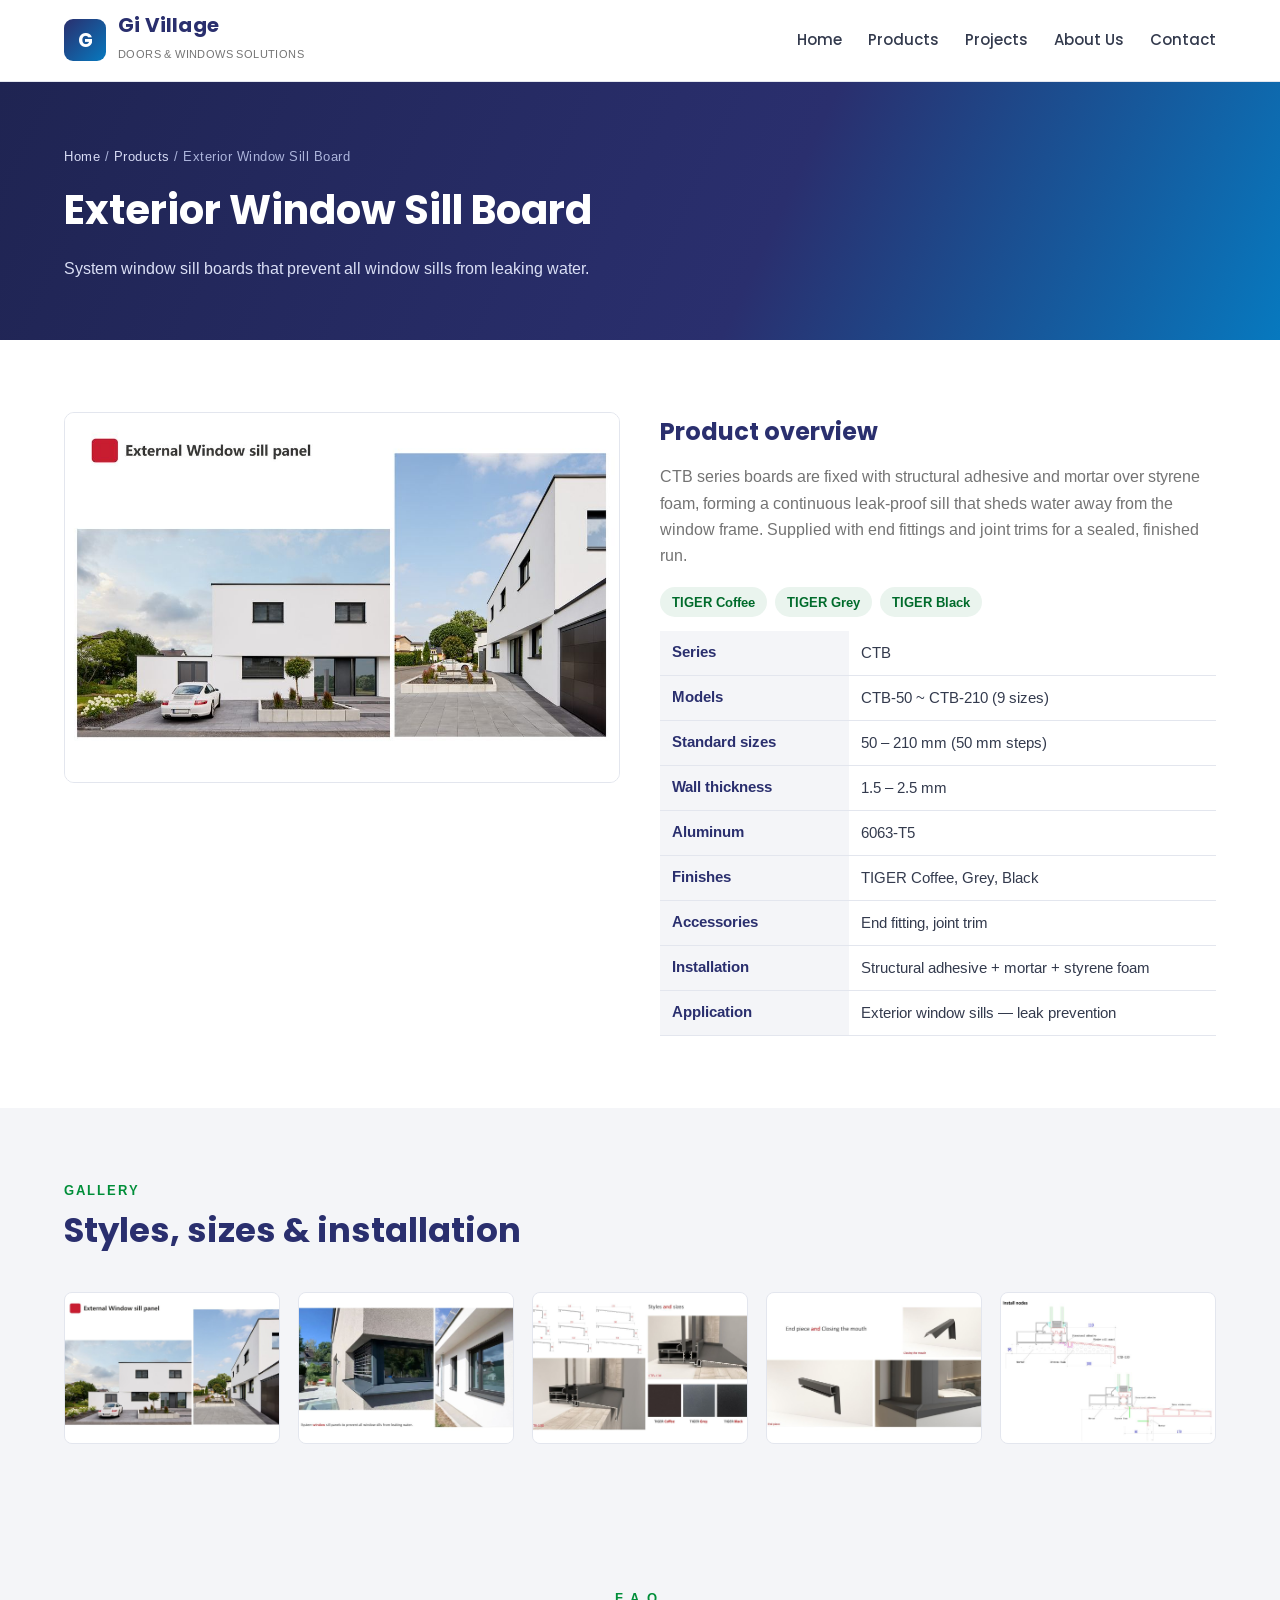
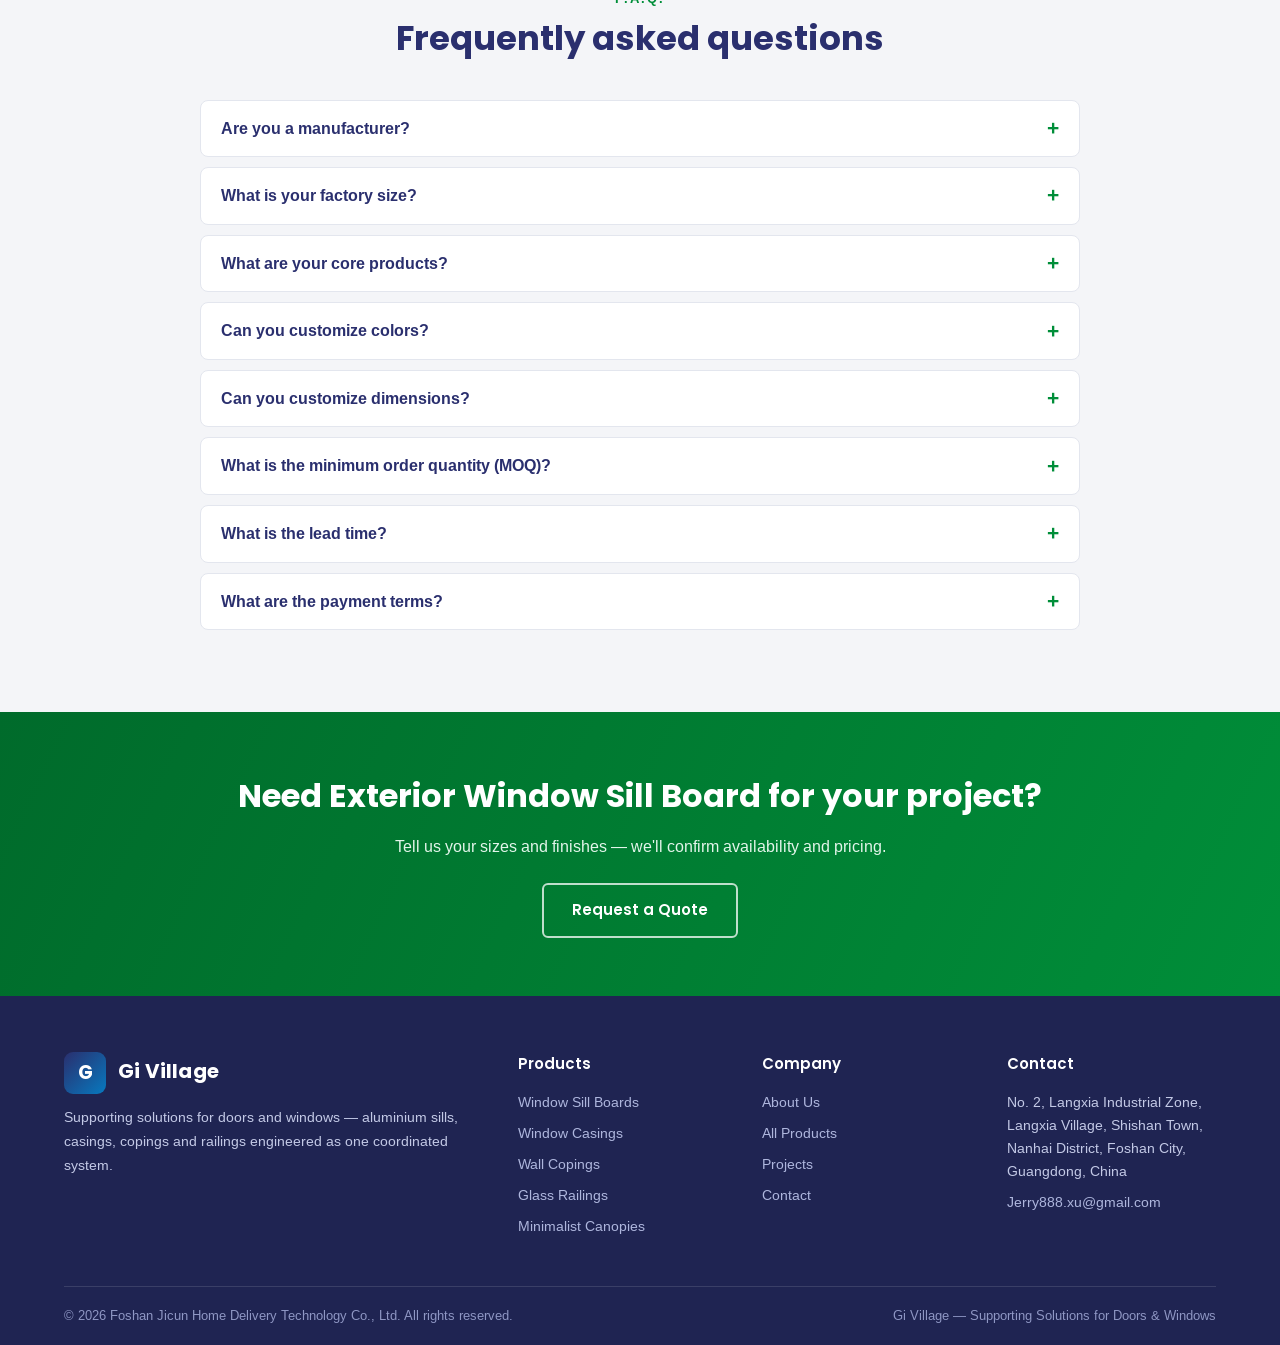
<file: products/external-window-sill-panel.html>
<!DOCTYPE html>
<html lang="en">
<head>
<meta charset="utf-8">
<meta name="viewport" content="width=device-width, initial-scale=1">
<title>Exterior Window Sill Board | Gi Village</title>
<meta name="description" content="CTB series exterior window sill boards — leak-proof system panels, sizes 50–210 mm, aluminum 6063-T5.">
<link rel="preconnect" href="https://fonts.googleapis.com">
<link rel="preconnect" href="https://fonts.gstatic.com" crossorigin>
<link href="https://fonts.googleapis.com/css2?family=Poppins:wght@400;600;700&family=Arimo:wght@400;600&display=swap" rel="stylesheet">
<link rel="stylesheet" href="../css/style.css">
<link rel="icon" href="data:image/svg+xml,<svg xmlns='http://www.w3.org/2000/svg' viewBox='0 0 100 100'><rect width='100' height='100' rx='20' fill='%232a2f6e'/><text x='50' y='68' font-size='52' text-anchor='middle' fill='white' font-family='Arial' font-weight='bold'>G</text></svg>">
</head>
<body>

<header class="site-header">
  <div class="header-inner">
    <a class="brand" href="../index.html">
      <span class="brand-mark">G</span>
      <span>
        <span class="brand-name">Gi Village</span><br>
        <span class="brand-tag">Doors &amp; Windows Solutions</span>
      </span>
    </a>
    <button class="nav-toggle" aria-label="Menu" aria-expanded="false">&#9776;</button>
    <nav>
      <ul class="nav-links">
        <li><a href="../index.html">Home</a></li>
        <li><a href="../products.html">Products</a></li>
        <li><a href="../case-studies.html">Projects</a></li>
        <li><a href="../about.html">About Us</a></li>
        <li><a href="../contact.html">Contact</a></li>
      </ul>
    </nav>
  </div>
</header>
<section class="page-hero">
  <div class="container">
    <div class="crumb"><a href="../index.html">Home</a> / <a href="../products.html">Products</a> / Exterior Window Sill Board</div>
    <h1>Exterior Window Sill Board</h1>
    <p>System window sill boards that prevent all window sills from leaking water.</p>
  </div>
</section>

<section class="section">
  <div class="container">
    <div class="detail-layout">
      <div class="detail-img reveal">
        <img src="../images/products/detail-p03.jpg" alt="Exterior window sill board — product">
      </div>
      <div class="detail-info reveal">
        <h2>Product overview</h2>
        <p class="desc">CTB series boards are fixed with structural adhesive and mortar over styrene foam, forming a continuous leak-proof sill that sheds water away from the window frame. Supplied with end fittings and joint trims for a sealed, finished run.</p>
        <div class="tag-row"><span class="tag">TIGER Coffee</span><span class="tag">TIGER Grey</span><span class="tag">TIGER Black</span></div>
        <table class="spec-table"><tr><th>Series</th><td>CTB</td></tr><tr><th>Models</th><td>CTB-50 ~ CTB-210 (9 sizes)</td></tr><tr><th>Standard sizes</th><td>50 – 210 mm (50 mm steps)</td></tr><tr><th>Wall thickness</th><td>1.5 – 2.5 mm</td></tr><tr><th>Aluminum</th><td>6063-T5</td></tr><tr><th>Finishes</th><td>TIGER Coffee, Grey, Black</td></tr><tr><th>Accessories</th><td>End fitting, joint trim</td></tr><tr><th>Installation</th><td>Structural adhesive + mortar + styrene foam</td></tr><tr><th>Application</th><td>Exterior window sills — leak prevention</td></tr></table>
      </div>
    </div>
  </div>
</section>
<section class="section section-soft">
  <div class="container">
    <div class="section-head reveal">
      <div class="kicker">Gallery</div>
      <h2>Styles, sizes &amp; installation</h2>
    </div>
    <div class="gallery"><a href="../images/products/detail-p03.jpg" data-lightbox><img src="../images/products/detail-p03.jpg" alt="Exterior window sill board — product" loading="lazy"></a>
<a href="../images/products/detail-p04.jpg" data-lightbox><img src="../images/products/detail-p04.jpg" alt="Exterior window sill board — system view" loading="lazy"></a>
<a href="../images/products/detail-p05.jpg" data-lightbox><img src="../images/products/detail-p05.jpg" alt="Exterior window sill board — styles and sizes" loading="lazy"></a>
<a href="../images/products/detail-p06.jpg" data-lightbox><img src="../images/products/detail-p06.jpg" alt="Exterior window sill board — end fitting and joint trim" loading="lazy"></a>
<a href="../images/products/detail-p21.jpg" data-lightbox><img src="../images/products/detail-p21.jpg" alt="Exterior sill — installation node" loading="lazy"></a></div>
  </div>
</section>
<section class="section section-soft" id="faq">
<div class="container">
<div class="section-head center reveal"><div class="kicker">F.A.Q.</div>
<h2>Frequently asked questions</h2></div>
<div class="faq-list reveal">
<div class="faq-item"><div class="faq-q">Are you a manufacturer?</div><div class="faq-a">Yes, we are a manufacturer located in Foshan, just a half-hour drive from Guangzhou. We warmly welcome you to visit Givillage.</div></div>
<div class="faq-item"><div class="faq-q">What is your factory size?</div><div class="faq-a">Our factory covers a total area of 10,000 square meters and employs over 100 staff members, including 15 professional sales representatives and designers.</div></div>
<div class="faq-item"><div class="faq-q">What are your core products?</div><div class="faq-a">Exterior window casings, interior window casings, exterior window sill boards, wall copings, glass railings and minimalist canopies, as well as doors and windows.</div></div>
<div class="faq-item"><div class="faq-q">Can you customize colors?</div><div class="faq-a">Yes, we offer a wide range of TIGER color options. Custom colors extend the lead time, and a separate setup charge applies for small orders.</div></div>
<div class="faq-item"><div class="faq-q">Can you customize dimensions?</div><div class="faq-a">Yes, we can customize different dimensions according to your specific requirements.</div></div>
<div class="faq-item"><div class="faq-q">What is the minimum order quantity (MOQ)?</div><div class="faq-a">The minimum order quantity for standard products is 10 sets; we accept small-batch orders for custom projects.</div></div>
<div class="faq-item"><div class="faq-q">What is the lead time?</div><div class="faq-a">15 days after receiving your 50% prepayment.</div></div>
<div class="faq-item"><div class="faq-q">What are the payment terms?</div><div class="faq-a">A 50% deposit is required upfront, with the remaining 50% due before shipment, payable via wire transfer (T/T).</div></div>
</div></div></section>
<section class="cta-band">
  <div class="container">
    <h2>Need Exterior Window Sill Board for your project?</h2>
    <p>Tell us your sizes and finishes — we'll confirm availability and pricing.</p>
    <a class="btn btn-outline" href="../contact.html">Request a Quote</a>
  </div>
</section>
<footer class="site-footer">
  <div class="container">
    <div class="footer-grid">
      <div class="footer-brand">
        <div class="brand">
          <span class="brand-mark">G</span>
          <span><span class="brand-name">Gi Village</span></span>
        </div>
        <p>Supporting solutions for doors and windows — aluminium sills, casings, copings and railings engineered as one coordinated system.</p>
      </div>
      <div>
        <h4>Products</h4>
        <ul>
          <li><a href="../products/external-window-sill-panel.html">Window Sill Boards</a></li>
          <li><a href="../products/external-window-cover.html">Window Casings</a></li>
          <li><a href="../products/aluminium-alloy-coping.html">Wall Copings</a></li>
          <li><a href="../products/glass-balustrade.html">Glass Railings</a></li>
          <li><a href="../products/minimalist-canopy.html">Minimalist Canopies</a></li>
        </ul>
      </div>
      <div>
        <h4>Company</h4>
        <ul>
          <li><a href="../about.html">About Us</a></li>
          <li><a href="../products.html">All Products</a></li>
          <li><a href="../case-studies.html">Projects</a></li>
          <li><a href="../contact.html">Contact</a></li>
        </ul>
      </div>
      <div>
        <h4>Contact</h4>
        <ul>
          <li>No. 2, Langxia Industrial Zone, Langxia Village, Shishan Town, Nanhai District, Foshan City, Guangdong, China</li>
          <li><a href="mailto:Jerry888.xu@gmail.com">Jerry888.xu@gmail.com</a></li>
        </ul>
      </div>
    </div>
    <div class="footer-bottom">
      <span>&copy; <span id="year">2026</span> Foshan Jicun Home Delivery Technology Co., Ltd. All rights reserved.</span>
      <span>Gi Village — Supporting Solutions for Doors &amp; Windows</span>
    </div>
  </div>
</footer>

<script src="../js/main.js"></script>
</body>
</html>
</file>
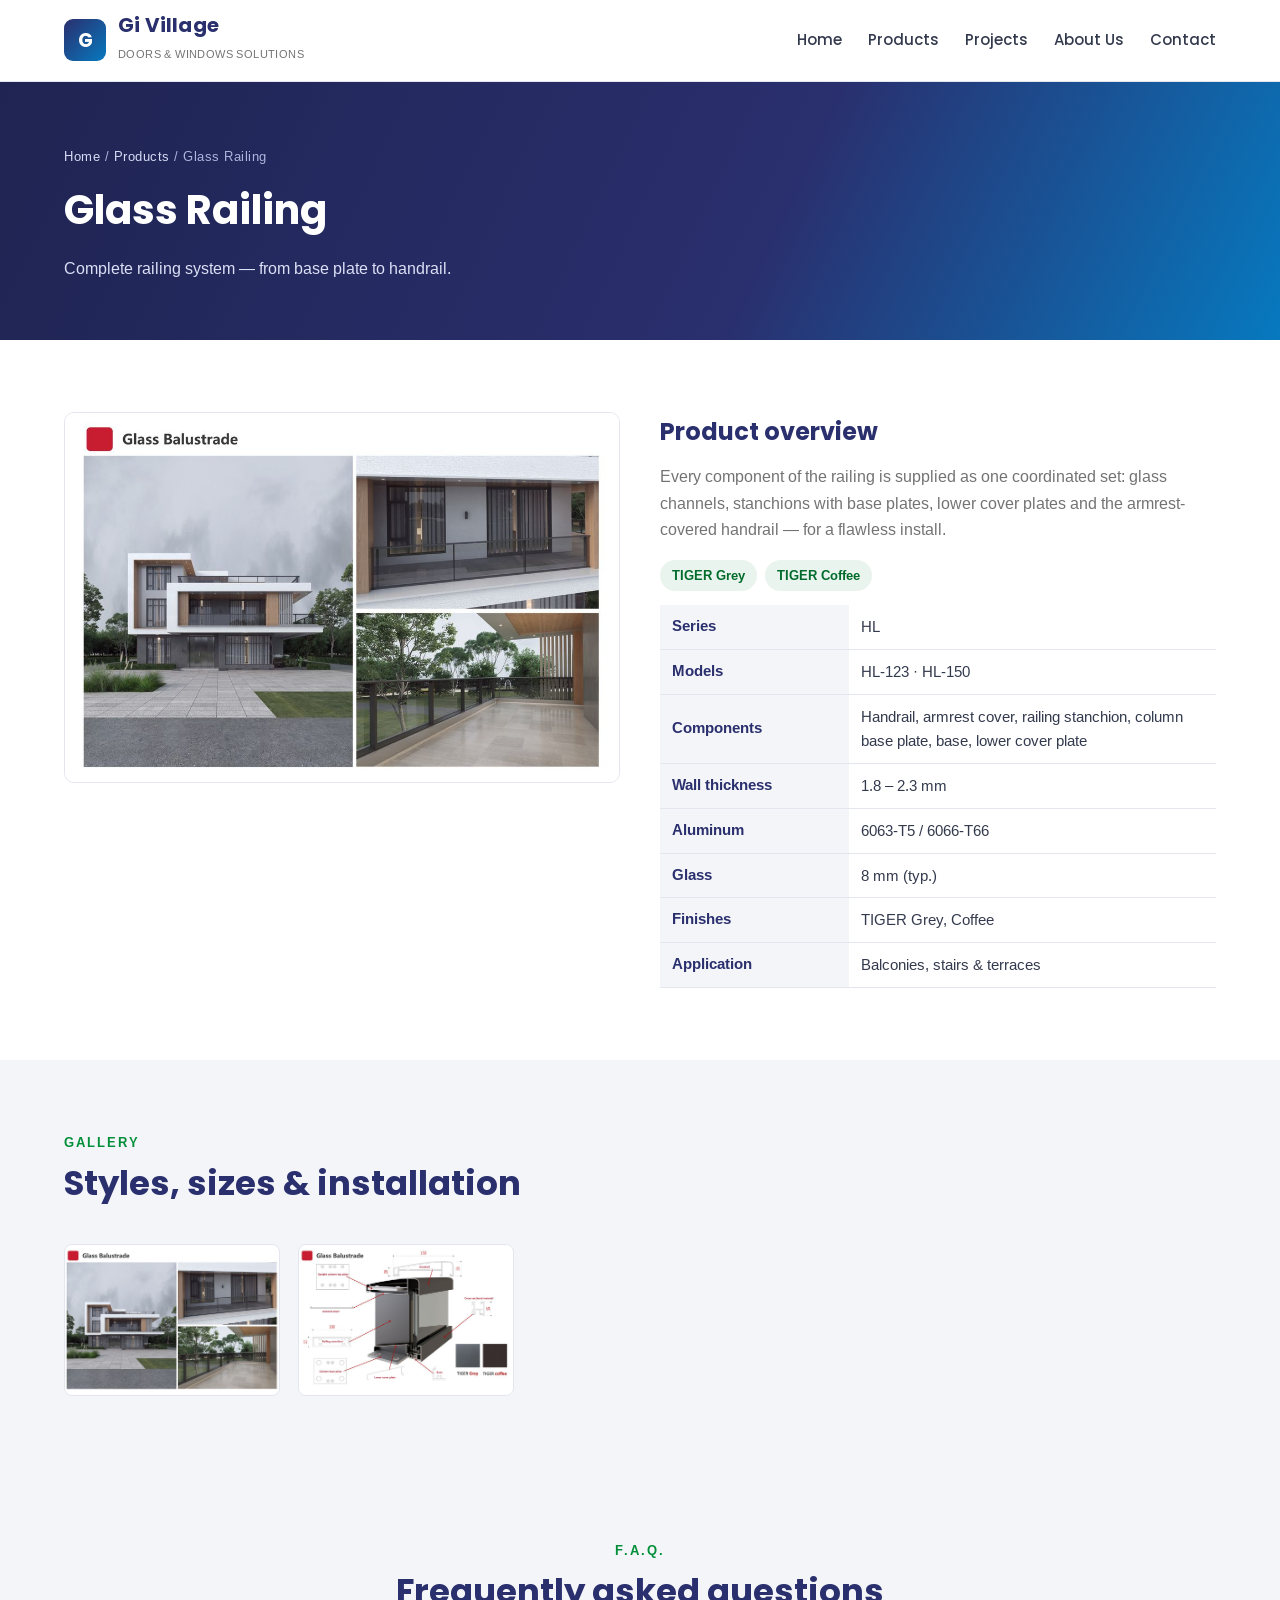
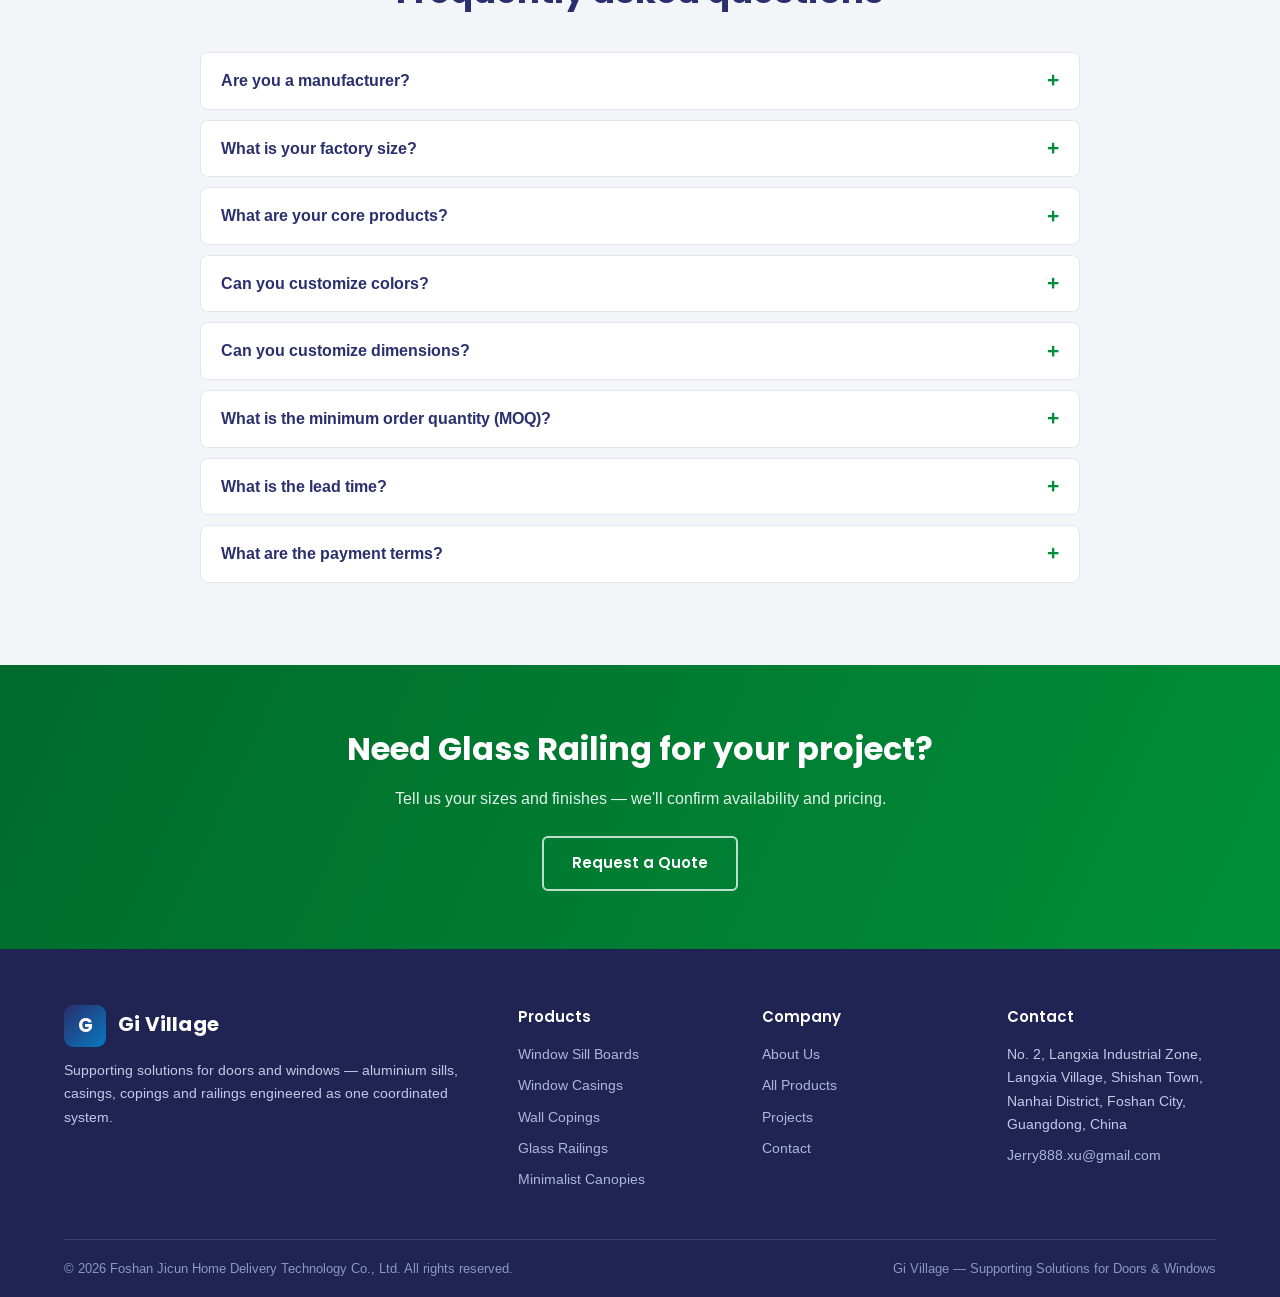
<file: products/glass-balustrade.html>
<!DOCTYPE html>
<html lang="en">
<head>
<meta charset="utf-8">
<meta name="viewport" content="width=device-width, initial-scale=1">
<title>Glass Railing | Gi Village</title>
<meta name="description" content="HL series glass railing kits — handrail, armrest cover, stanchion and base plates in 6063-T5 / 6066-T66 aluminum.">
<link rel="preconnect" href="https://fonts.googleapis.com">
<link rel="preconnect" href="https://fonts.gstatic.com" crossorigin>
<link href="https://fonts.googleapis.com/css2?family=Poppins:wght@400;600;700&family=Arimo:wght@400;600&display=swap" rel="stylesheet">
<link rel="stylesheet" href="../css/style.css">
<link rel="icon" href="data:image/svg+xml,<svg xmlns='http://www.w3.org/2000/svg' viewBox='0 0 100 100'><rect width='100' height='100' rx='20' fill='%232a2f6e'/><text x='50' y='68' font-size='52' text-anchor='middle' fill='white' font-family='Arial' font-weight='bold'>G</text></svg>">
</head>
<body>

<header class="site-header">
  <div class="header-inner">
    <a class="brand" href="../index.html">
      <span class="brand-mark">G</span>
      <span>
        <span class="brand-name">Gi Village</span><br>
        <span class="brand-tag">Doors &amp; Windows Solutions</span>
      </span>
    </a>
    <button class="nav-toggle" aria-label="Menu" aria-expanded="false">&#9776;</button>
    <nav>
      <ul class="nav-links">
        <li><a href="../index.html">Home</a></li>
        <li><a href="../products.html">Products</a></li>
        <li><a href="../case-studies.html">Projects</a></li>
        <li><a href="../about.html">About Us</a></li>
        <li><a href="../contact.html">Contact</a></li>
      </ul>
    </nav>
  </div>
</header>
<section class="page-hero">
  <div class="container">
    <div class="crumb"><a href="../index.html">Home</a> / <a href="../products.html">Products</a> / Glass Railing</div>
    <h1>Glass Railing</h1>
    <p>Complete railing system — from base plate to handrail.</p>
  </div>
</section>

<section class="section">
  <div class="container">
    <div class="detail-layout">
      <div class="detail-img reveal">
        <img src="../images/products/detail-p17.jpg" alt="Glass railing — product">
      </div>
      <div class="detail-info reveal">
        <h2>Product overview</h2>
        <p class="desc">Every component of the railing is supplied as one coordinated set: glass channels, stanchions with base plates, lower cover plates and the armrest-covered handrail — for a flawless install.</p>
        <div class="tag-row"><span class="tag">TIGER Grey</span><span class="tag">TIGER Coffee</span></div>
        <table class="spec-table"><tr><th>Series</th><td>HL</td></tr><tr><th>Models</th><td>HL-123 · HL-150</td></tr><tr><th>Components</th><td>Handrail, armrest cover, railing stanchion, column base plate, base, lower cover plate</td></tr><tr><th>Wall thickness</th><td>1.8 – 2.3 mm</td></tr><tr><th>Aluminum</th><td>6063-T5 / 6066-T66</td></tr><tr><th>Glass</th><td>8 mm (typ.)</td></tr><tr><th>Finishes</th><td>TIGER Grey, Coffee</td></tr><tr><th>Application</th><td>Balconies, stairs & terraces</td></tr></table>
      </div>
    </div>
  </div>
</section>
<section class="section section-soft">
  <div class="container">
    <div class="section-head reveal">
      <div class="kicker">Gallery</div>
      <h2>Styles, sizes &amp; installation</h2>
    </div>
    <div class="gallery"><a href="../images/products/detail-p17.jpg" data-lightbox><img src="../images/products/detail-p17.jpg" alt="Glass railing — product" loading="lazy"></a>
<a href="../images/products/detail-p18.jpg" data-lightbox><img src="../images/products/detail-p18.jpg" alt="Glass railing — components and cross-section" loading="lazy"></a></div>
  </div>
</section>
<section class="section section-soft" id="faq">
<div class="container">
<div class="section-head center reveal"><div class="kicker">F.A.Q.</div>
<h2>Frequently asked questions</h2></div>
<div class="faq-list reveal">
<div class="faq-item"><div class="faq-q">Are you a manufacturer?</div><div class="faq-a">Yes, we are a manufacturer located in Foshan, just a half-hour drive from Guangzhou. We warmly welcome you to visit Givillage.</div></div>
<div class="faq-item"><div class="faq-q">What is your factory size?</div><div class="faq-a">Our factory covers a total area of 10,000 square meters and employs over 100 staff members, including 15 professional sales representatives and designers.</div></div>
<div class="faq-item"><div class="faq-q">What are your core products?</div><div class="faq-a">Exterior window casings, interior window casings, exterior window sill boards, wall copings, glass railings and minimalist canopies, as well as doors and windows.</div></div>
<div class="faq-item"><div class="faq-q">Can you customize colors?</div><div class="faq-a">Yes, we offer a wide range of TIGER color options. Custom colors extend the lead time, and a separate setup charge applies for small orders.</div></div>
<div class="faq-item"><div class="faq-q">Can you customize dimensions?</div><div class="faq-a">Yes, we can customize different dimensions according to your specific requirements.</div></div>
<div class="faq-item"><div class="faq-q">What is the minimum order quantity (MOQ)?</div><div class="faq-a">The minimum order quantity for standard products is 10 sets; we accept small-batch orders for custom projects.</div></div>
<div class="faq-item"><div class="faq-q">What is the lead time?</div><div class="faq-a">15 days after receiving your 50% prepayment.</div></div>
<div class="faq-item"><div class="faq-q">What are the payment terms?</div><div class="faq-a">A 50% deposit is required upfront, with the remaining 50% due before shipment, payable via wire transfer (T/T).</div></div>
</div></div></section>
<section class="cta-band">
  <div class="container">
    <h2>Need Glass Railing for your project?</h2>
    <p>Tell us your sizes and finishes — we'll confirm availability and pricing.</p>
    <a class="btn btn-outline" href="../contact.html">Request a Quote</a>
  </div>
</section>
<footer class="site-footer">
  <div class="container">
    <div class="footer-grid">
      <div class="footer-brand">
        <div class="brand">
          <span class="brand-mark">G</span>
          <span><span class="brand-name">Gi Village</span></span>
        </div>
        <p>Supporting solutions for doors and windows — aluminium sills, casings, copings and railings engineered as one coordinated system.</p>
      </div>
      <div>
        <h4>Products</h4>
        <ul>
          <li><a href="../products/external-window-sill-panel.html">Window Sill Boards</a></li>
          <li><a href="../products/external-window-cover.html">Window Casings</a></li>
          <li><a href="../products/aluminium-alloy-coping.html">Wall Copings</a></li>
          <li><a href="../products/glass-balustrade.html">Glass Railings</a></li>
          <li><a href="../products/minimalist-canopy.html">Minimalist Canopies</a></li>
        </ul>
      </div>
      <div>
        <h4>Company</h4>
        <ul>
          <li><a href="../about.html">About Us</a></li>
          <li><a href="../products.html">All Products</a></li>
          <li><a href="../case-studies.html">Projects</a></li>
          <li><a href="../contact.html">Contact</a></li>
        </ul>
      </div>
      <div>
        <h4>Contact</h4>
        <ul>
          <li>No. 2, Langxia Industrial Zone, Langxia Village, Shishan Town, Nanhai District, Foshan City, Guangdong, China</li>
          <li><a href="mailto:Jerry888.xu@gmail.com">Jerry888.xu@gmail.com</a></li>
        </ul>
      </div>
    </div>
    <div class="footer-bottom">
      <span>&copy; <span id="year">2026</span> Foshan Jicun Home Delivery Technology Co., Ltd. All rights reserved.</span>
      <span>Gi Village — Supporting Solutions for Doors &amp; Windows</span>
    </div>
  </div>
</footer>

<script src="../js/main.js"></script>
</body>
</html>
</file>
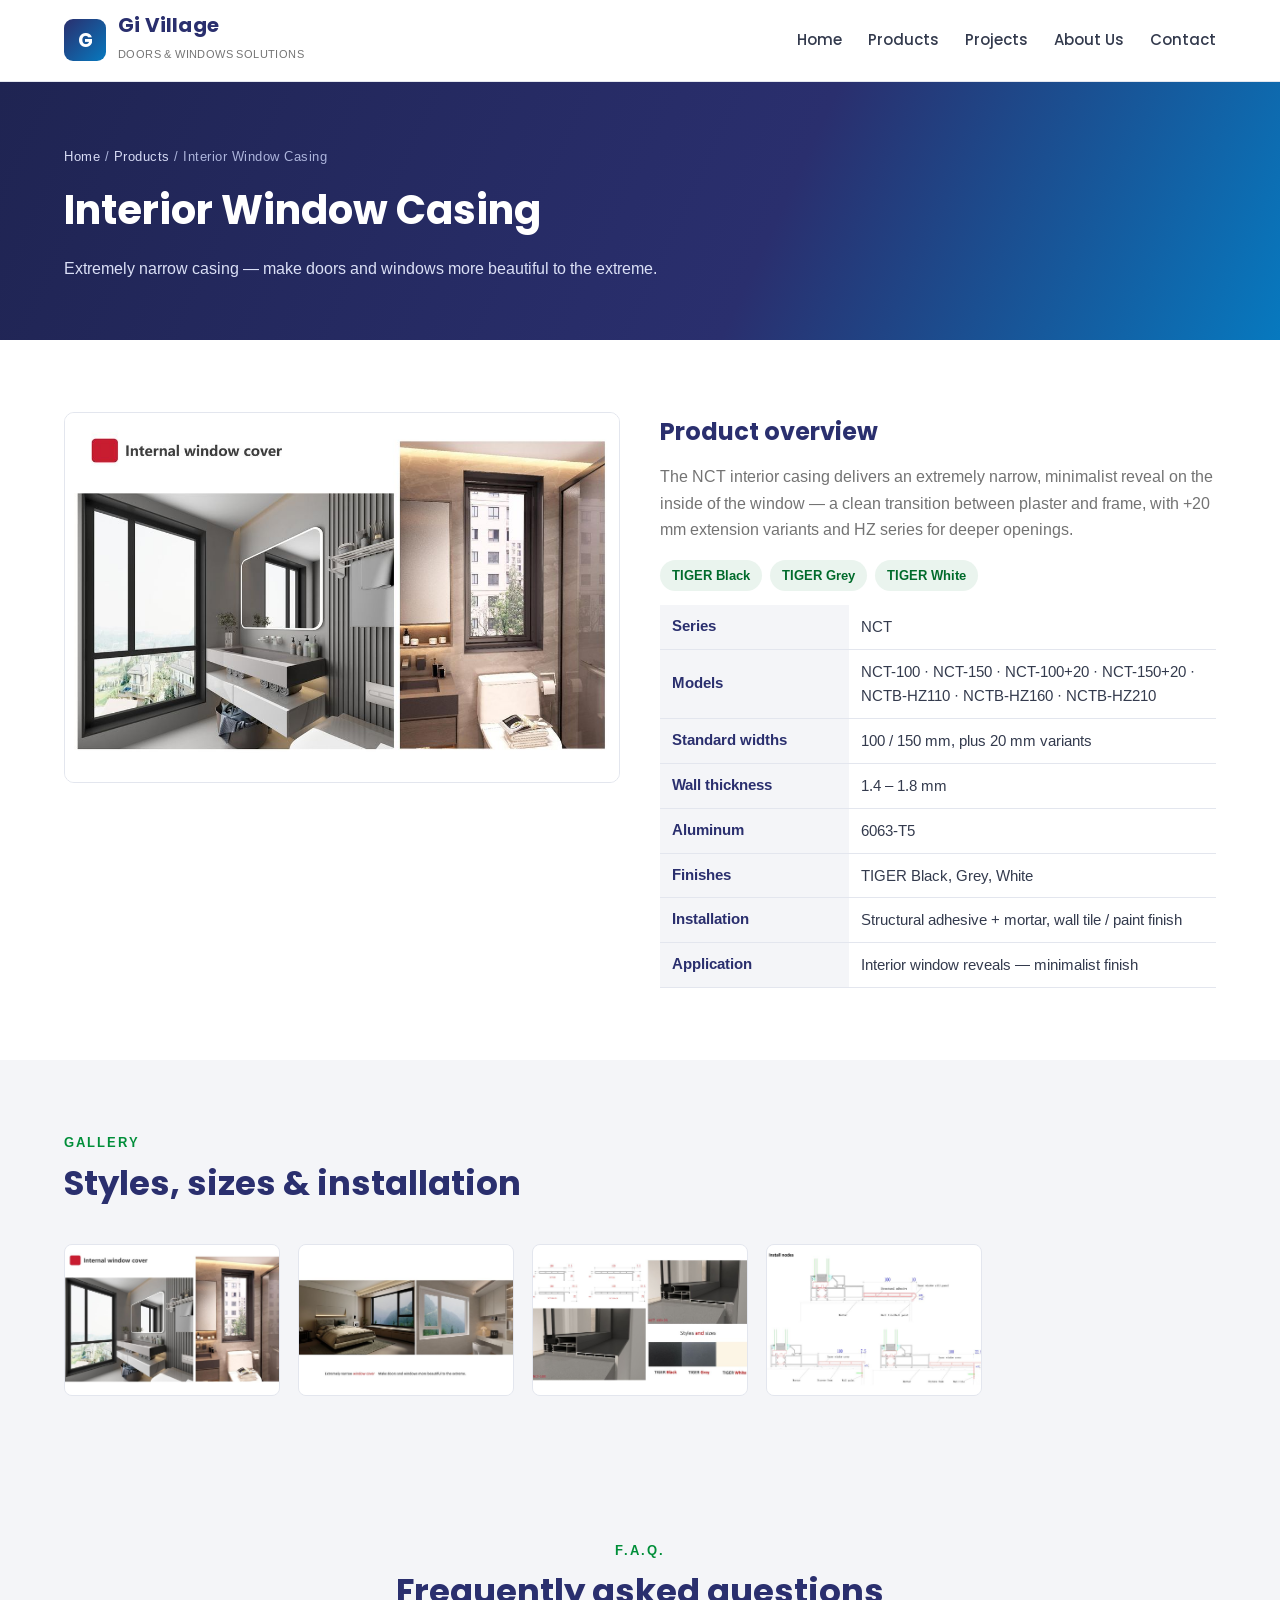
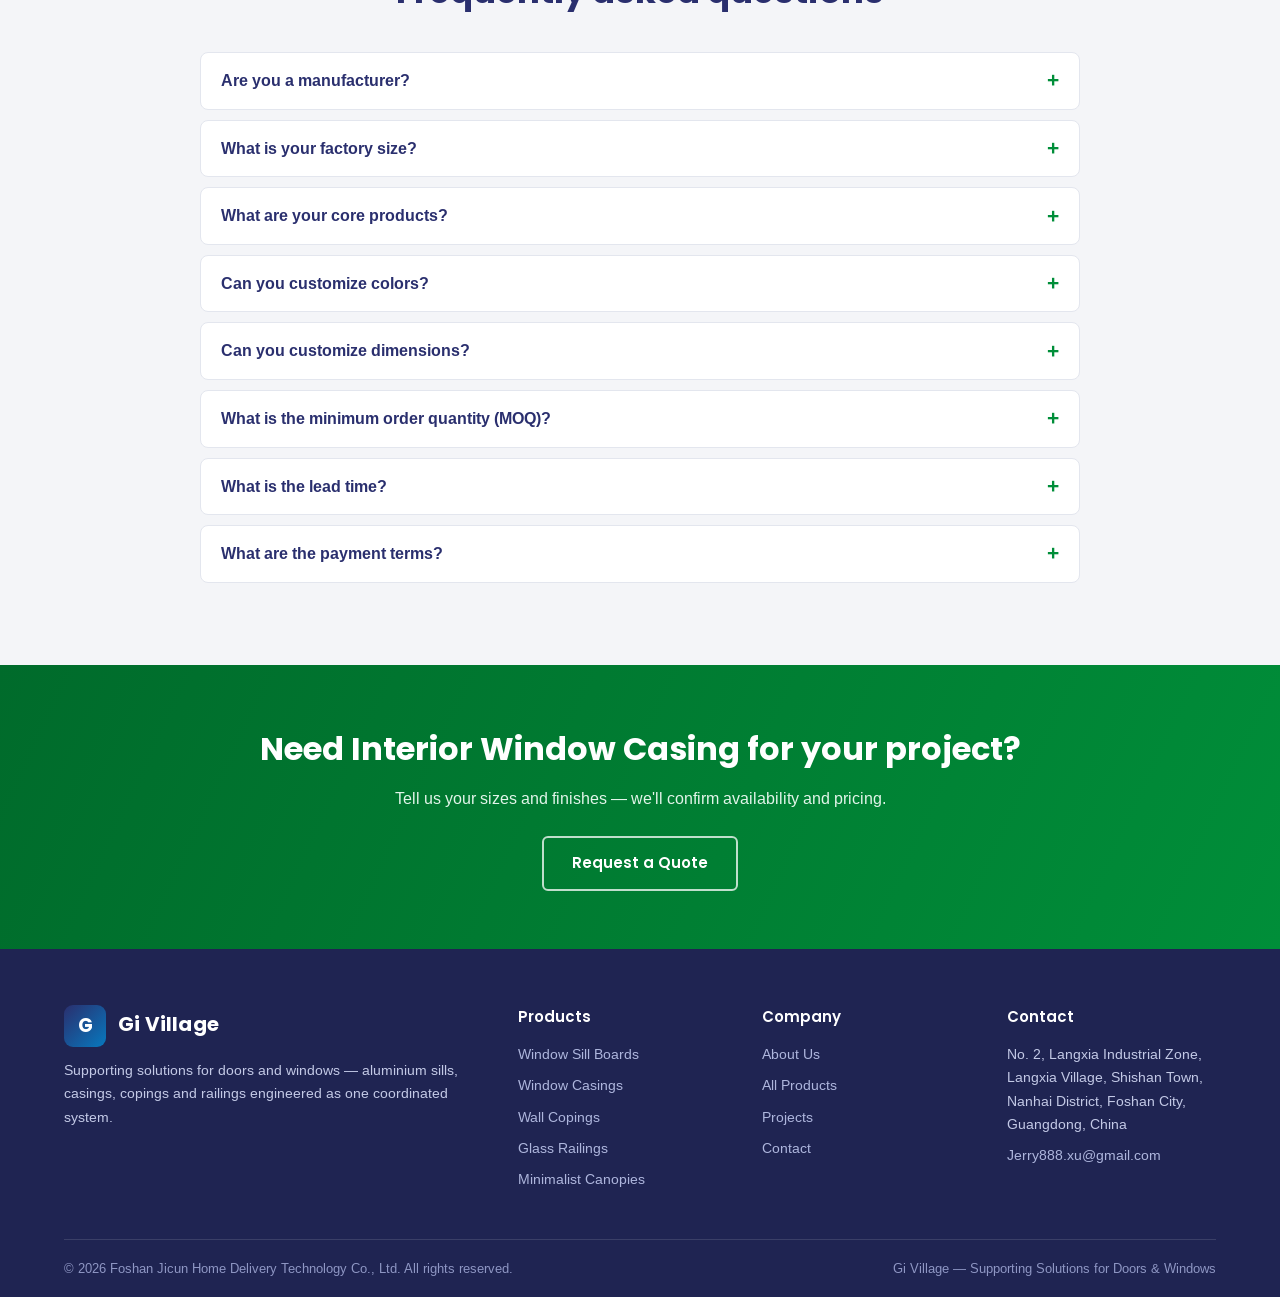
<file: products/internal-window-cover.html>
<!DOCTYPE html>
<html lang="en">
<head>
<meta charset="utf-8">
<meta name="viewport" content="width=device-width, initial-scale=1">
<title>Interior Window Casing | Gi Village</title>
<meta name="description" content="NCT series ultra-slim interior window casings from 100 mm — refined reveals in 6063-T5 aluminum, TIGER Black, Grey and White.">
<link rel="preconnect" href="https://fonts.googleapis.com">
<link rel="preconnect" href="https://fonts.gstatic.com" crossorigin>
<link href="https://fonts.googleapis.com/css2?family=Poppins:wght@400;600;700&family=Arimo:wght@400;600&display=swap" rel="stylesheet">
<link rel="stylesheet" href="../css/style.css">
<link rel="icon" href="data:image/svg+xml,<svg xmlns='http://www.w3.org/2000/svg' viewBox='0 0 100 100'><rect width='100' height='100' rx='20' fill='%232a2f6e'/><text x='50' y='68' font-size='52' text-anchor='middle' fill='white' font-family='Arial' font-weight='bold'>G</text></svg>">
</head>
<body>

<header class="site-header">
  <div class="header-inner">
    <a class="brand" href="../index.html">
      <span class="brand-mark">G</span>
      <span>
        <span class="brand-name">Gi Village</span><br>
        <span class="brand-tag">Doors &amp; Windows Solutions</span>
      </span>
    </a>
    <button class="nav-toggle" aria-label="Menu" aria-expanded="false">&#9776;</button>
    <nav>
      <ul class="nav-links">
        <li><a href="../index.html">Home</a></li>
        <li><a href="../products.html">Products</a></li>
        <li><a href="../case-studies.html">Projects</a></li>
        <li><a href="../about.html">About Us</a></li>
        <li><a href="../contact.html">Contact</a></li>
      </ul>
    </nav>
  </div>
</header>
<section class="page-hero">
  <div class="container">
    <div class="crumb"><a href="../index.html">Home</a> / <a href="../products.html">Products</a> / Interior Window Casing</div>
    <h1>Interior Window Casing</h1>
    <p>Extremely narrow casing — make doors and windows more beautiful to the extreme.</p>
  </div>
</section>

<section class="section">
  <div class="container">
    <div class="detail-layout">
      <div class="detail-img reveal">
        <img src="../images/products/detail-p10.jpg" alt="Interior window casing — product">
      </div>
      <div class="detail-info reveal">
        <h2>Product overview</h2>
        <p class="desc">The NCT interior casing delivers an extremely narrow, minimalist reveal on the inside of the window — a clean transition between plaster and frame, with +20 mm extension variants and HZ series for deeper openings.</p>
        <div class="tag-row"><span class="tag">TIGER Black</span><span class="tag">TIGER Grey</span><span class="tag">TIGER White</span></div>
        <table class="spec-table"><tr><th>Series</th><td>NCT</td></tr><tr><th>Models</th><td>NCT-100 · NCT-150 · NCT-100+20 · NCT-150+20 · NCTB-HZ110 · NCTB-HZ160 · NCTB-HZ210</td></tr><tr><th>Standard widths</th><td>100 / 150 mm, plus 20 mm variants</td></tr><tr><th>Wall thickness</th><td>1.4 – 1.8 mm</td></tr><tr><th>Aluminum</th><td>6063-T5</td></tr><tr><th>Finishes</th><td>TIGER Black, Grey, White</td></tr><tr><th>Installation</th><td>Structural adhesive + mortar, wall tile / paint finish</td></tr><tr><th>Application</th><td>Interior window reveals — minimalist finish</td></tr></table>
      </div>
    </div>
  </div>
</section>
<section class="section section-soft">
  <div class="container">
    <div class="section-head reveal">
      <div class="kicker">Gallery</div>
      <h2>Styles, sizes &amp; installation</h2>
    </div>
    <div class="gallery"><a href="../images/products/detail-p10.jpg" data-lightbox><img src="../images/products/detail-p10.jpg" alt="Interior window casing — product" loading="lazy"></a>
<a href="../images/products/detail-p11.jpg" data-lightbox><img src="../images/products/detail-p11.jpg" alt="Interior window casing — narrow profile" loading="lazy"></a>
<a href="../images/products/detail-p12.jpg" data-lightbox><img src="../images/products/detail-p12.jpg" alt="Interior window casing — styles and sizes" loading="lazy"></a>
<a href="../images/products/detail-p22.jpg" data-lightbox><img src="../images/products/detail-p22.jpg" alt="Interior casing — installation node" loading="lazy"></a></div>
  </div>
</section>
<section class="section section-soft" id="faq">
<div class="container">
<div class="section-head center reveal"><div class="kicker">F.A.Q.</div>
<h2>Frequently asked questions</h2></div>
<div class="faq-list reveal">
<div class="faq-item"><div class="faq-q">Are you a manufacturer?</div><div class="faq-a">Yes, we are a manufacturer located in Foshan, just a half-hour drive from Guangzhou. We warmly welcome you to visit Givillage.</div></div>
<div class="faq-item"><div class="faq-q">What is your factory size?</div><div class="faq-a">Our factory covers a total area of 10,000 square meters and employs over 100 staff members, including 15 professional sales representatives and designers.</div></div>
<div class="faq-item"><div class="faq-q">What are your core products?</div><div class="faq-a">Exterior window casings, interior window casings, exterior window sill boards, wall copings, glass railings and minimalist canopies, as well as doors and windows.</div></div>
<div class="faq-item"><div class="faq-q">Can you customize colors?</div><div class="faq-a">Yes, we offer a wide range of TIGER color options. Custom colors extend the lead time, and a separate setup charge applies for small orders.</div></div>
<div class="faq-item"><div class="faq-q">Can you customize dimensions?</div><div class="faq-a">Yes, we can customize different dimensions according to your specific requirements.</div></div>
<div class="faq-item"><div class="faq-q">What is the minimum order quantity (MOQ)?</div><div class="faq-a">The minimum order quantity for standard products is 10 sets; we accept small-batch orders for custom projects.</div></div>
<div class="faq-item"><div class="faq-q">What is the lead time?</div><div class="faq-a">15 days after receiving your 50% prepayment.</div></div>
<div class="faq-item"><div class="faq-q">What are the payment terms?</div><div class="faq-a">A 50% deposit is required upfront, with the remaining 50% due before shipment, payable via wire transfer (T/T).</div></div>
</div></div></section>
<section class="cta-band">
  <div class="container">
    <h2>Need Interior Window Casing for your project?</h2>
    <p>Tell us your sizes and finishes — we'll confirm availability and pricing.</p>
    <a class="btn btn-outline" href="../contact.html">Request a Quote</a>
  </div>
</section>
<footer class="site-footer">
  <div class="container">
    <div class="footer-grid">
      <div class="footer-brand">
        <div class="brand">
          <span class="brand-mark">G</span>
          <span><span class="brand-name">Gi Village</span></span>
        </div>
        <p>Supporting solutions for doors and windows — aluminium sills, casings, copings and railings engineered as one coordinated system.</p>
      </div>
      <div>
        <h4>Products</h4>
        <ul>
          <li><a href="../products/external-window-sill-panel.html">Window Sill Boards</a></li>
          <li><a href="../products/external-window-cover.html">Window Casings</a></li>
          <li><a href="../products/aluminium-alloy-coping.html">Wall Copings</a></li>
          <li><a href="../products/glass-balustrade.html">Glass Railings</a></li>
          <li><a href="../products/minimalist-canopy.html">Minimalist Canopies</a></li>
        </ul>
      </div>
      <div>
        <h4>Company</h4>
        <ul>
          <li><a href="../about.html">About Us</a></li>
          <li><a href="../products.html">All Products</a></li>
          <li><a href="../case-studies.html">Projects</a></li>
          <li><a href="../contact.html">Contact</a></li>
        </ul>
      </div>
      <div>
        <h4>Contact</h4>
        <ul>
          <li>No. 2, Langxia Industrial Zone, Langxia Village, Shishan Town, Nanhai District, Foshan City, Guangdong, China</li>
          <li><a href="mailto:Jerry888.xu@gmail.com">Jerry888.xu@gmail.com</a></li>
        </ul>
      </div>
    </div>
    <div class="footer-bottom">
      <span>&copy; <span id="year">2026</span> Foshan Jicun Home Delivery Technology Co., Ltd. All rights reserved.</span>
      <span>Gi Village — Supporting Solutions for Doors &amp; Windows</span>
    </div>
  </div>
</footer>

<script src="../js/main.js"></script>
</body>
</html>
</file>
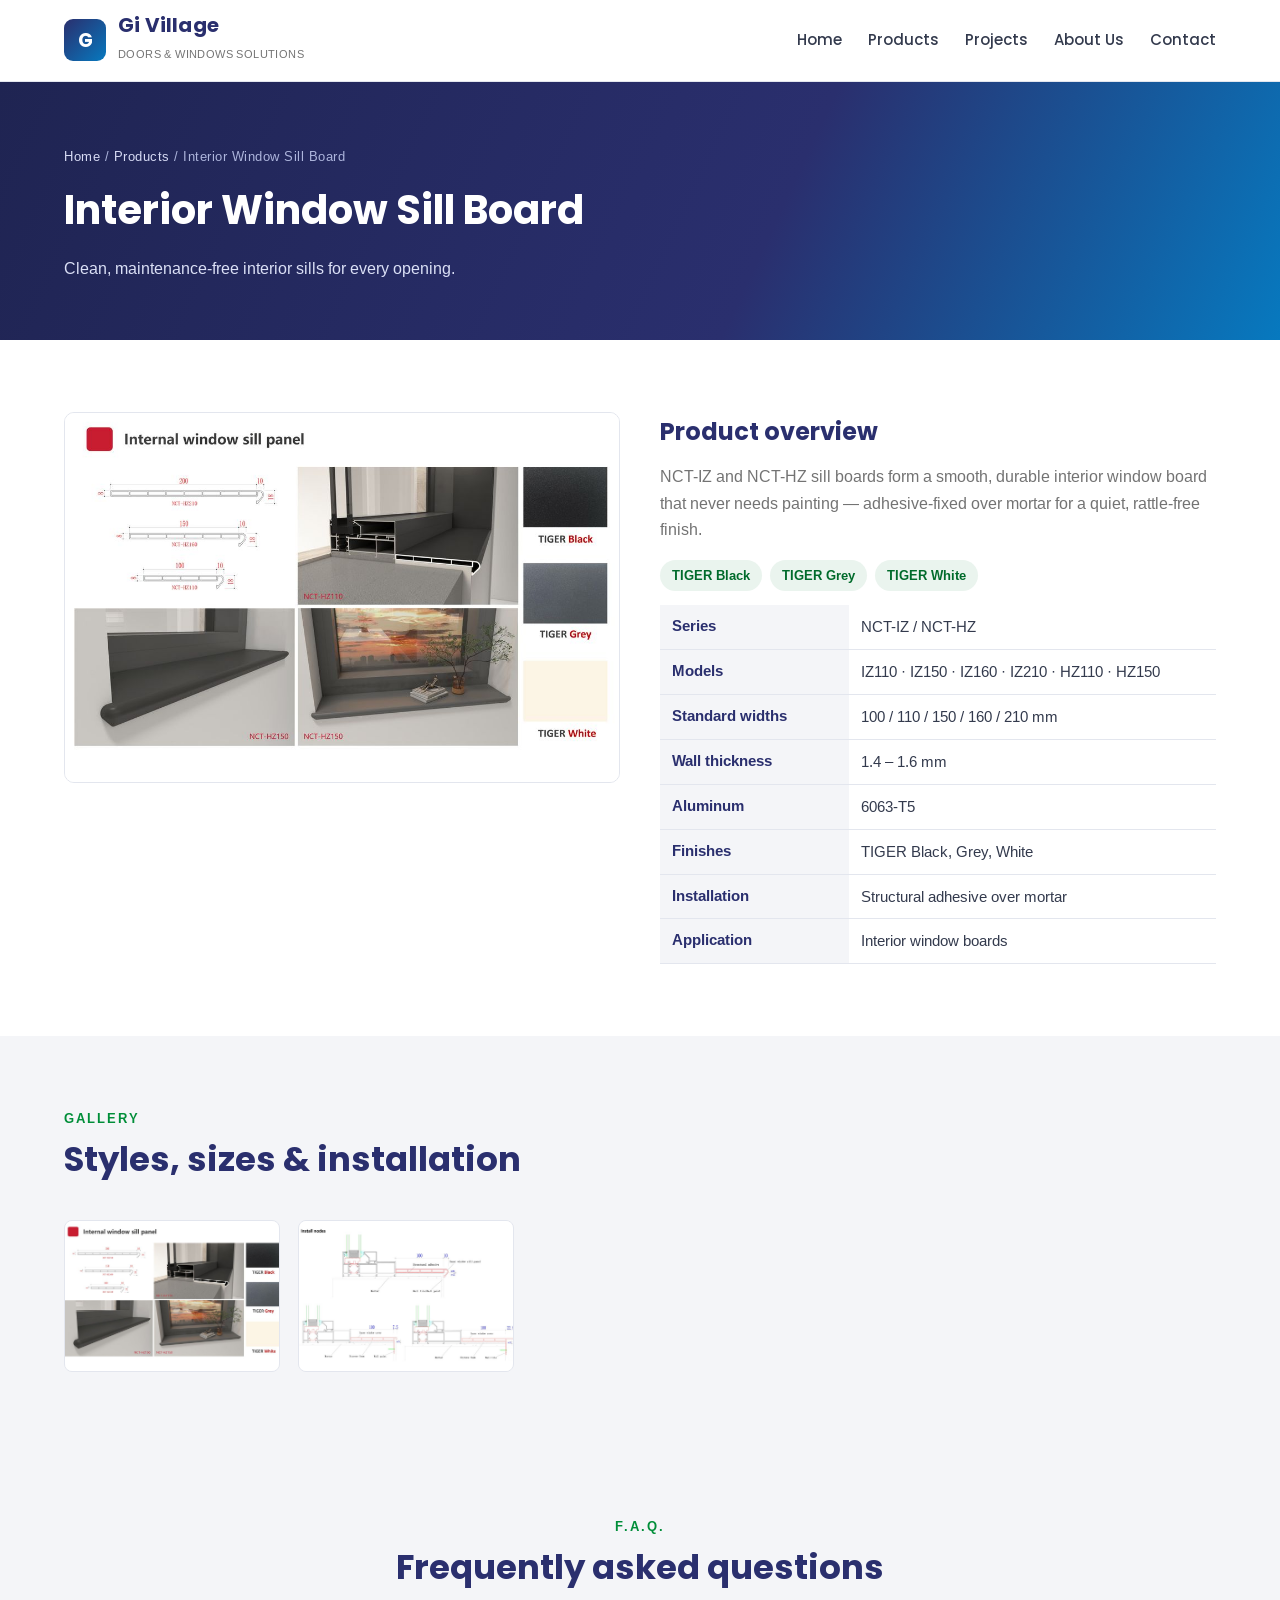
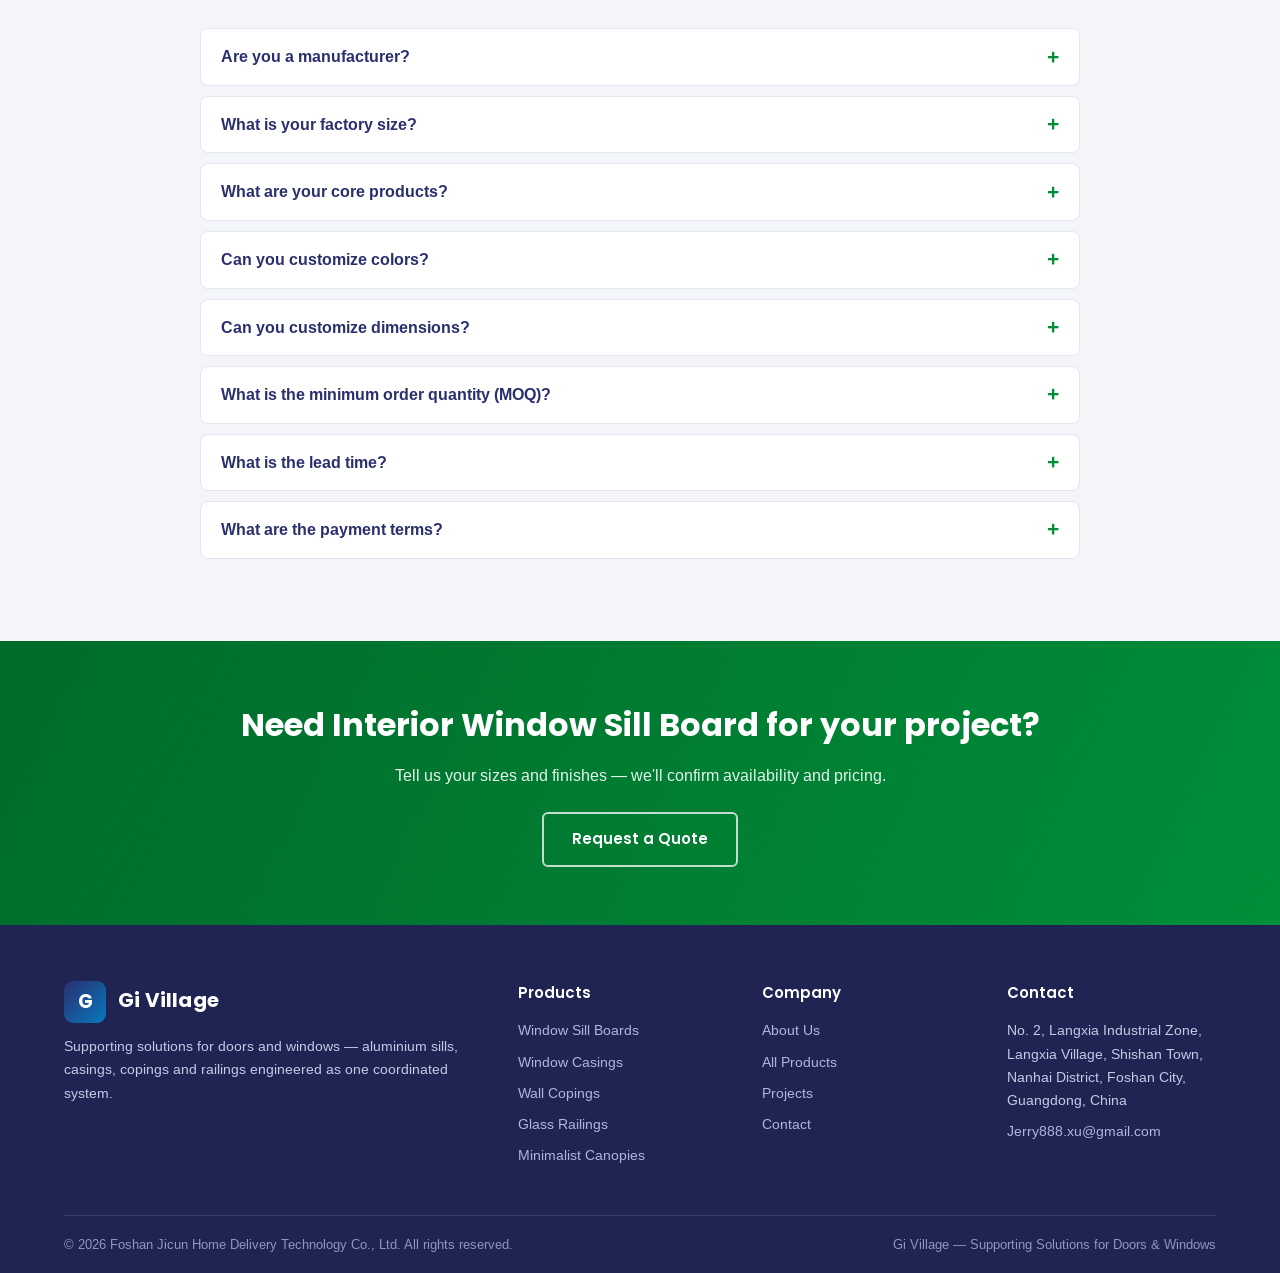
<file: products/internal-window-sill-panel.html>
<!DOCTYPE html>
<html lang="en">
<head>
<meta charset="utf-8">
<meta name="viewport" content="width=device-width, initial-scale=1">
<title>Interior Window Sill Board | Gi Village</title>
<meta name="description" content="NCT-IZ and NCT-HZ interior window sill boards — 100–210 mm series in 6063-T5 aluminum, TIGER Black, Grey and White.">
<link rel="preconnect" href="https://fonts.googleapis.com">
<link rel="preconnect" href="https://fonts.gstatic.com" crossorigin>
<link href="https://fonts.googleapis.com/css2?family=Poppins:wght@400;600;700&family=Arimo:wght@400;600&display=swap" rel="stylesheet">
<link rel="stylesheet" href="../css/style.css">
<link rel="icon" href="data:image/svg+xml,<svg xmlns='http://www.w3.org/2000/svg' viewBox='0 0 100 100'><rect width='100' height='100' rx='20' fill='%232a2f6e'/><text x='50' y='68' font-size='52' text-anchor='middle' fill='white' font-family='Arial' font-weight='bold'>G</text></svg>">
</head>
<body>

<header class="site-header">
  <div class="header-inner">
    <a class="brand" href="../index.html">
      <span class="brand-mark">G</span>
      <span>
        <span class="brand-name">Gi Village</span><br>
        <span class="brand-tag">Doors &amp; Windows Solutions</span>
      </span>
    </a>
    <button class="nav-toggle" aria-label="Menu" aria-expanded="false">&#9776;</button>
    <nav>
      <ul class="nav-links">
        <li><a href="../index.html">Home</a></li>
        <li><a href="../products.html">Products</a></li>
        <li><a href="../case-studies.html">Projects</a></li>
        <li><a href="../about.html">About Us</a></li>
        <li><a href="../contact.html">Contact</a></li>
      </ul>
    </nav>
  </div>
</header>
<section class="page-hero">
  <div class="container">
    <div class="crumb"><a href="../index.html">Home</a> / <a href="../products.html">Products</a> / Interior Window Sill Board</div>
    <h1>Interior Window Sill Board</h1>
    <p>Clean, maintenance-free interior sills for every opening.</p>
  </div>
</section>

<section class="section">
  <div class="container">
    <div class="detail-layout">
      <div class="detail-img reveal">
        <img src="../images/products/detail-p13.jpg" alt="Interior window sill board — styles and sizes">
      </div>
      <div class="detail-info reveal">
        <h2>Product overview</h2>
        <p class="desc">NCT-IZ and NCT-HZ sill boards form a smooth, durable interior window board that never needs painting — adhesive-fixed over mortar for a quiet, rattle-free finish.</p>
        <div class="tag-row"><span class="tag">TIGER Black</span><span class="tag">TIGER Grey</span><span class="tag">TIGER White</span></div>
        <table class="spec-table"><tr><th>Series</th><td>NCT-IZ / NCT-HZ</td></tr><tr><th>Models</th><td>IZ110 · IZ150 · IZ160 · IZ210 · HZ110 · HZ150</td></tr><tr><th>Standard widths</th><td>100 / 110 / 150 / 160 / 210 mm</td></tr><tr><th>Wall thickness</th><td>1.4 – 1.6 mm</td></tr><tr><th>Aluminum</th><td>6063-T5</td></tr><tr><th>Finishes</th><td>TIGER Black, Grey, White</td></tr><tr><th>Installation</th><td>Structural adhesive over mortar</td></tr><tr><th>Application</th><td>Interior window boards</td></tr></table>
      </div>
    </div>
  </div>
</section>
<section class="section section-soft">
  <div class="container">
    <div class="section-head reveal">
      <div class="kicker">Gallery</div>
      <h2>Styles, sizes &amp; installation</h2>
    </div>
    <div class="gallery"><a href="../images/products/detail-p13.jpg" data-lightbox><img src="../images/products/detail-p13.jpg" alt="Interior window sill board — styles and sizes" loading="lazy"></a>
<a href="../images/products/detail-p22.jpg" data-lightbox><img src="../images/products/detail-p22.jpg" alt="Interior sill — installation node" loading="lazy"></a></div>
  </div>
</section>
<section class="section section-soft" id="faq">
<div class="container">
<div class="section-head center reveal"><div class="kicker">F.A.Q.</div>
<h2>Frequently asked questions</h2></div>
<div class="faq-list reveal">
<div class="faq-item"><div class="faq-q">Are you a manufacturer?</div><div class="faq-a">Yes, we are a manufacturer located in Foshan, just a half-hour drive from Guangzhou. We warmly welcome you to visit Givillage.</div></div>
<div class="faq-item"><div class="faq-q">What is your factory size?</div><div class="faq-a">Our factory covers a total area of 10,000 square meters and employs over 100 staff members, including 15 professional sales representatives and designers.</div></div>
<div class="faq-item"><div class="faq-q">What are your core products?</div><div class="faq-a">Exterior window casings, interior window casings, exterior window sill boards, wall copings, glass railings and minimalist canopies, as well as doors and windows.</div></div>
<div class="faq-item"><div class="faq-q">Can you customize colors?</div><div class="faq-a">Yes, we offer a wide range of TIGER color options. Custom colors extend the lead time, and a separate setup charge applies for small orders.</div></div>
<div class="faq-item"><div class="faq-q">Can you customize dimensions?</div><div class="faq-a">Yes, we can customize different dimensions according to your specific requirements.</div></div>
<div class="faq-item"><div class="faq-q">What is the minimum order quantity (MOQ)?</div><div class="faq-a">The minimum order quantity for standard products is 10 sets; we accept small-batch orders for custom projects.</div></div>
<div class="faq-item"><div class="faq-q">What is the lead time?</div><div class="faq-a">15 days after receiving your 50% prepayment.</div></div>
<div class="faq-item"><div class="faq-q">What are the payment terms?</div><div class="faq-a">A 50% deposit is required upfront, with the remaining 50% due before shipment, payable via wire transfer (T/T).</div></div>
</div></div></section>
<section class="cta-band">
  <div class="container">
    <h2>Need Interior Window Sill Board for your project?</h2>
    <p>Tell us your sizes and finishes — we'll confirm availability and pricing.</p>
    <a class="btn btn-outline" href="../contact.html">Request a Quote</a>
  </div>
</section>
<footer class="site-footer">
  <div class="container">
    <div class="footer-grid">
      <div class="footer-brand">
        <div class="brand">
          <span class="brand-mark">G</span>
          <span><span class="brand-name">Gi Village</span></span>
        </div>
        <p>Supporting solutions for doors and windows — aluminium sills, casings, copings and railings engineered as one coordinated system.</p>
      </div>
      <div>
        <h4>Products</h4>
        <ul>
          <li><a href="../products/external-window-sill-panel.html">Window Sill Boards</a></li>
          <li><a href="../products/external-window-cover.html">Window Casings</a></li>
          <li><a href="../products/aluminium-alloy-coping.html">Wall Copings</a></li>
          <li><a href="../products/glass-balustrade.html">Glass Railings</a></li>
          <li><a href="../products/minimalist-canopy.html">Minimalist Canopies</a></li>
        </ul>
      </div>
      <div>
        <h4>Company</h4>
        <ul>
          <li><a href="../about.html">About Us</a></li>
          <li><a href="../products.html">All Products</a></li>
          <li><a href="../case-studies.html">Projects</a></li>
          <li><a href="../contact.html">Contact</a></li>
        </ul>
      </div>
      <div>
        <h4>Contact</h4>
        <ul>
          <li>No. 2, Langxia Industrial Zone, Langxia Village, Shishan Town, Nanhai District, Foshan City, Guangdong, China</li>
          <li><a href="mailto:Jerry888.xu@gmail.com">Jerry888.xu@gmail.com</a></li>
        </ul>
      </div>
    </div>
    <div class="footer-bottom">
      <span>&copy; <span id="year">2026</span> Foshan Jicun Home Delivery Technology Co., Ltd. All rights reserved.</span>
      <span>Gi Village — Supporting Solutions for Doors &amp; Windows</span>
    </div>
  </div>
</footer>

<script src="../js/main.js"></script>
</body>
</html>
</file>
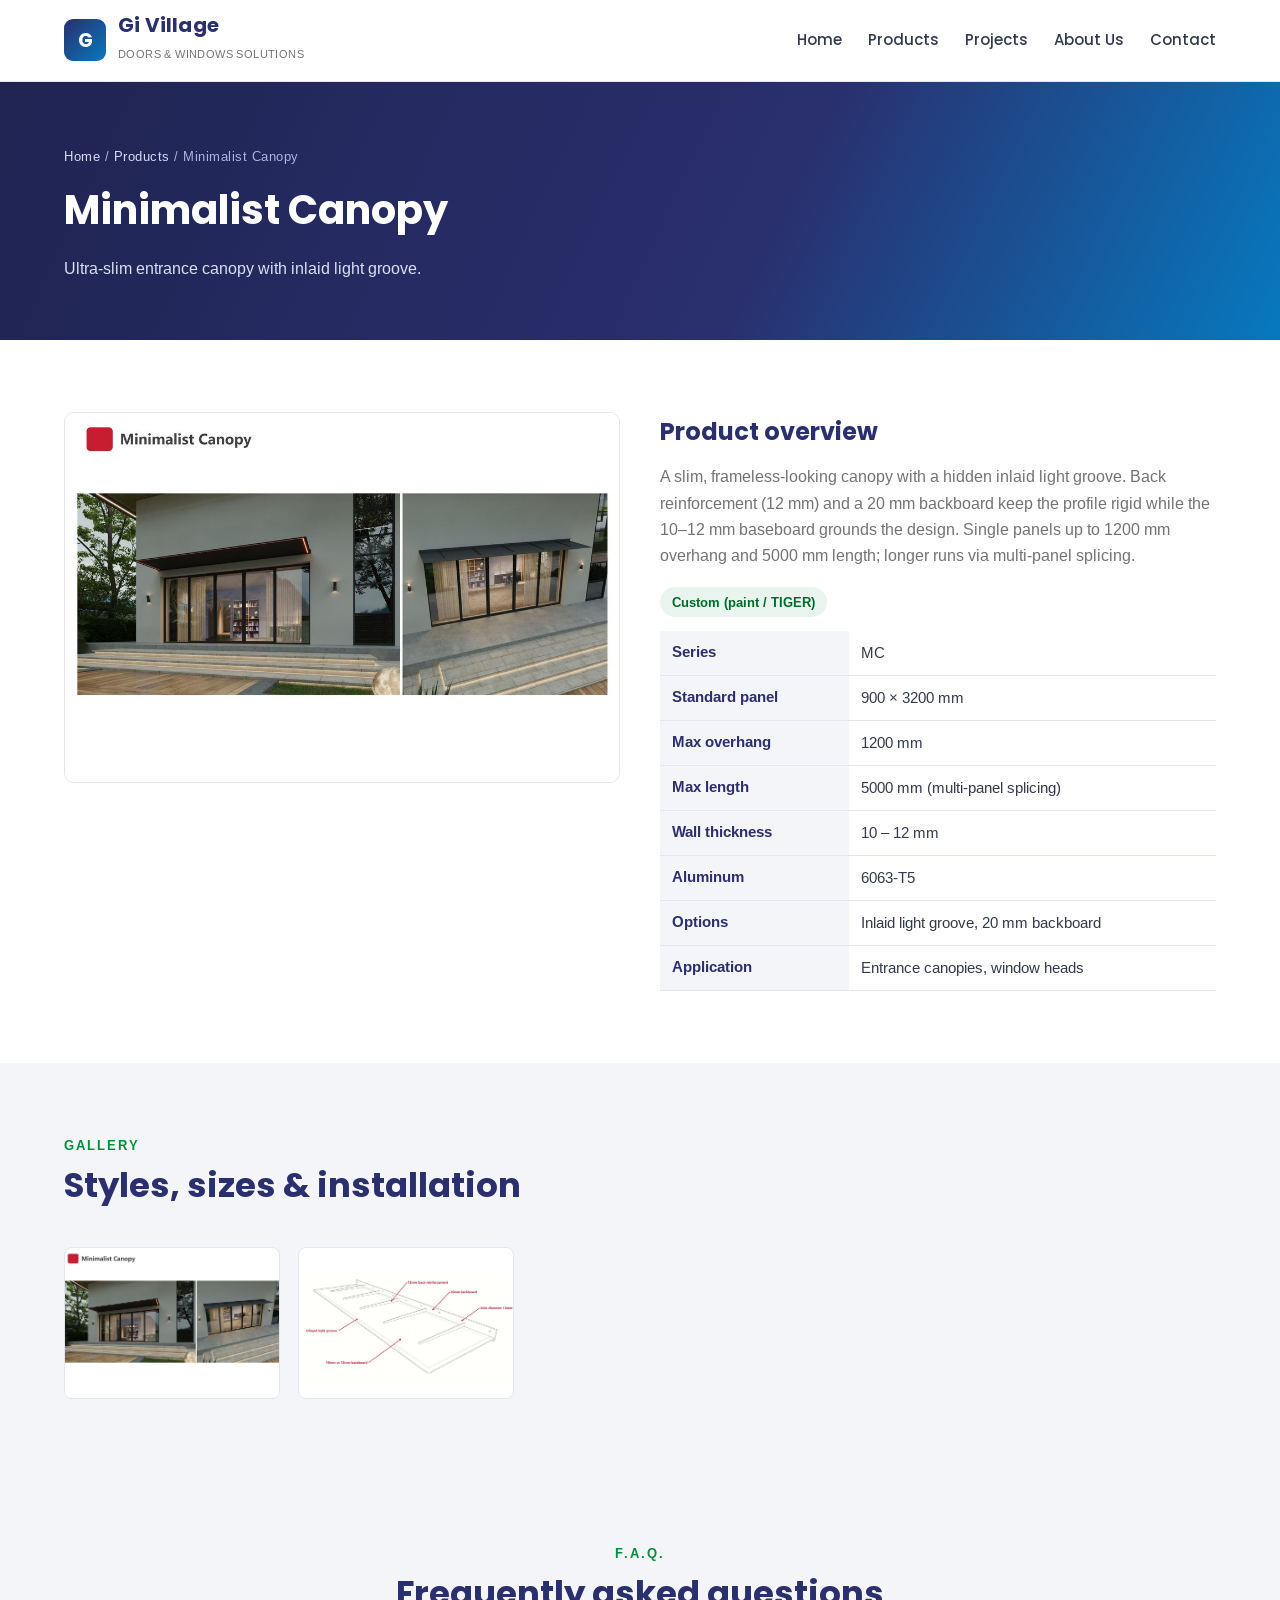
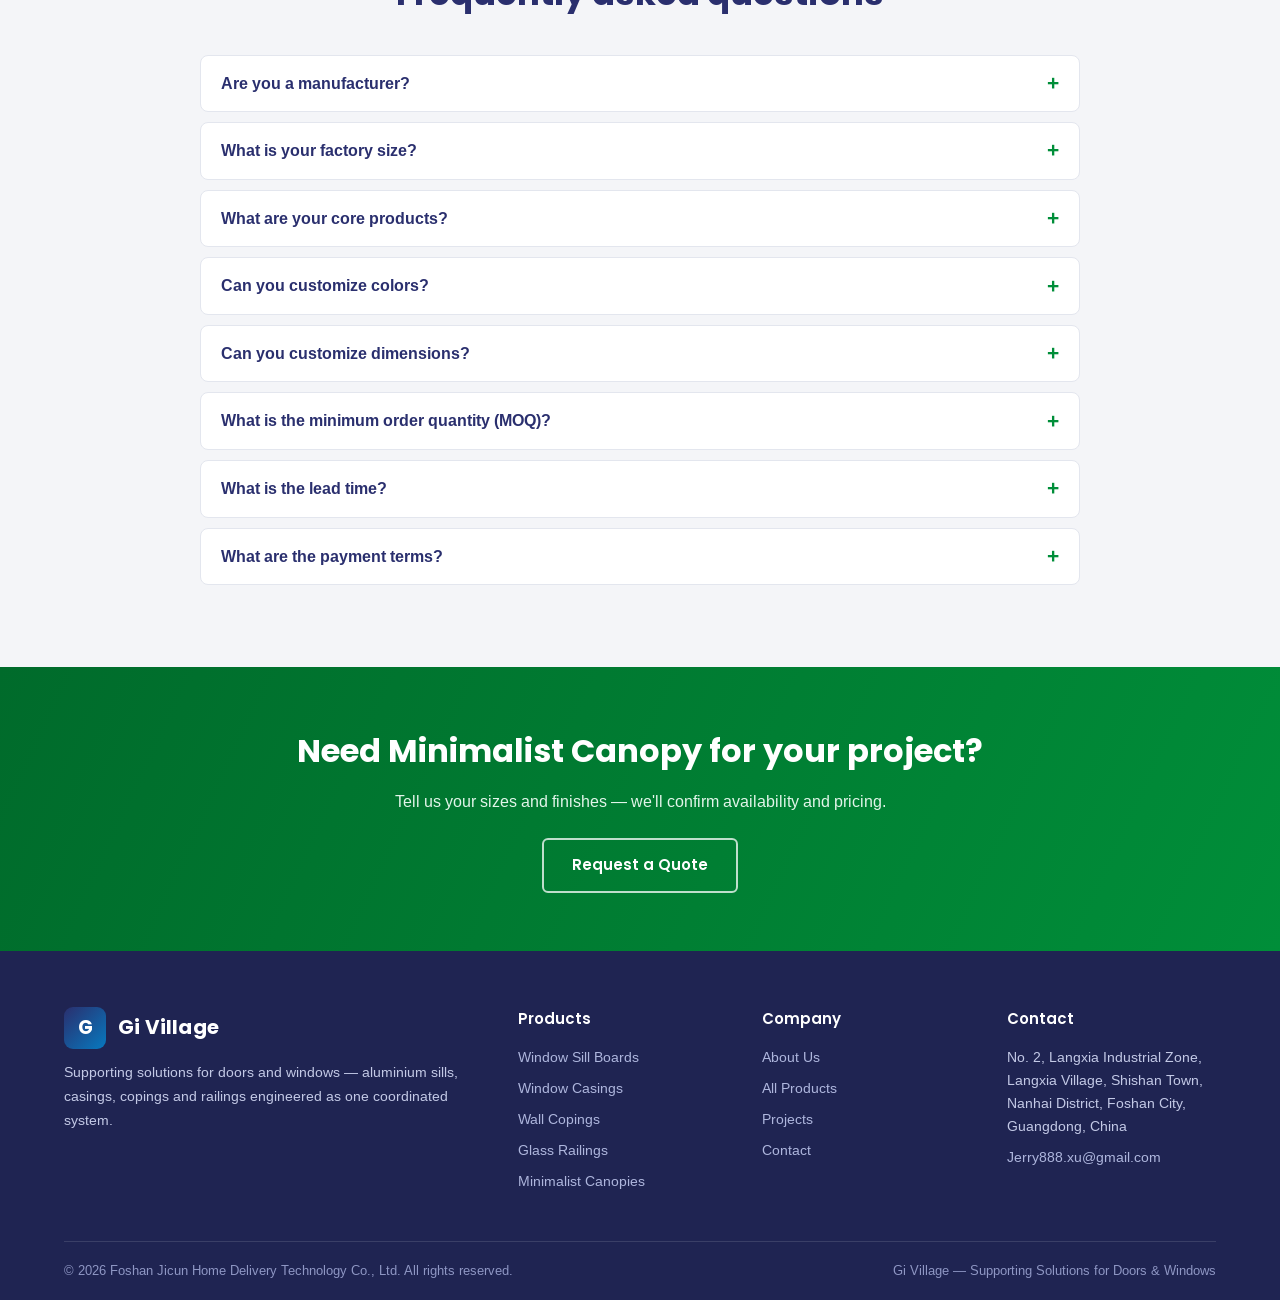
<file: products/minimalist-canopy.html>
<!DOCTYPE html>
<html lang="en">
<head>
<meta charset="utf-8">
<meta name="viewport" content="width=device-width, initial-scale=1">
<title>Minimalist Canopy | Gi Village</title>
<meta name="description" content="Minimalist canopies — standard 900×3200 mm panel, max overhang 1200 mm, max length 5000 mm, 6063-T5 aluminum.">
<link rel="preconnect" href="https://fonts.googleapis.com">
<link rel="preconnect" href="https://fonts.gstatic.com" crossorigin>
<link href="https://fonts.googleapis.com/css2?family=Poppins:wght@400;600;700&family=Arimo:wght@400;600&display=swap" rel="stylesheet">
<link rel="stylesheet" href="../css/style.css">
<link rel="icon" href="data:image/svg+xml,<svg xmlns='http://www.w3.org/2000/svg' viewBox='0 0 100 100'><rect width='100' height='100' rx='20' fill='%232a2f6e'/><text x='50' y='68' font-size='52' text-anchor='middle' fill='white' font-family='Arial' font-weight='bold'>G</text></svg>">
</head>
<body>

<header class="site-header">
  <div class="header-inner">
    <a class="brand" href="../index.html">
      <span class="brand-mark">G</span>
      <span>
        <span class="brand-name">Gi Village</span><br>
        <span class="brand-tag">Doors &amp; Windows Solutions</span>
      </span>
    </a>
    <button class="nav-toggle" aria-label="Menu" aria-expanded="false">&#9776;</button>
    <nav>
      <ul class="nav-links">
        <li><a href="../index.html">Home</a></li>
        <li><a href="../products.html">Products</a></li>
        <li><a href="../case-studies.html">Projects</a></li>
        <li><a href="../about.html">About Us</a></li>
        <li><a href="../contact.html">Contact</a></li>
      </ul>
    </nav>
  </div>
</header>
<section class="page-hero">
  <div class="container">
    <div class="crumb"><a href="../index.html">Home</a> / <a href="../products.html">Products</a> / Minimalist Canopy</div>
    <h1>Minimalist Canopy</h1>
    <p>Ultra-slim entrance canopy with inlaid light groove.</p>
  </div>
</section>

<section class="section">
  <div class="container">
    <div class="detail-layout">
      <div class="detail-img reveal">
        <img src="../images/products/detail-p19.jpg" alt="Minimalist canopy — product">
      </div>
      <div class="detail-info reveal">
        <h2>Product overview</h2>
        <p class="desc">A slim, frameless-looking canopy with a hidden inlaid light groove. Back reinforcement (12 mm) and a 20 mm backboard keep the profile rigid while the 10–12 mm baseboard grounds the design. Single panels up to 1200 mm overhang and 5000 mm length; longer runs via multi-panel splicing.</p>
        <div class="tag-row"><span class="tag">Custom (paint / TIGER)</span></div>
        <table class="spec-table"><tr><th>Series</th><td>MC</td></tr><tr><th>Standard panel</th><td>900 × 3200 mm</td></tr><tr><th>Max overhang</th><td>1200 mm</td></tr><tr><th>Max length</th><td>5000 mm (multi-panel splicing)</td></tr><tr><th>Wall thickness</th><td>10 – 12 mm</td></tr><tr><th>Aluminum</th><td>6063-T5</td></tr><tr><th>Options</th><td>Inlaid light groove, 20 mm backboard</td></tr><tr><th>Application</th><td>Entrance canopies, window heads</td></tr></table>
      </div>
    </div>
  </div>
</section>
<section class="section section-soft">
  <div class="container">
    <div class="section-head reveal">
      <div class="kicker">Gallery</div>
      <h2>Styles, sizes &amp; installation</h2>
    </div>
    <div class="gallery"><a href="../images/products/detail-p19.jpg" data-lightbox><img src="../images/products/detail-p19.jpg" alt="Minimalist canopy — product" loading="lazy"></a>
<a href="../images/products/detail-p20.jpg" data-lightbox><img src="../images/products/detail-p20.jpg" alt="Minimalist canopy — construction detail" loading="lazy"></a></div>
  </div>
</section>
<section class="section section-soft" id="faq">
<div class="container">
<div class="section-head center reveal"><div class="kicker">F.A.Q.</div>
<h2>Frequently asked questions</h2></div>
<div class="faq-list reveal">
<div class="faq-item"><div class="faq-q">Are you a manufacturer?</div><div class="faq-a">Yes, we are a manufacturer located in Foshan, just a half-hour drive from Guangzhou. We warmly welcome you to visit Givillage.</div></div>
<div class="faq-item"><div class="faq-q">What is your factory size?</div><div class="faq-a">Our factory covers a total area of 10,000 square meters and employs over 100 staff members, including 15 professional sales representatives and designers.</div></div>
<div class="faq-item"><div class="faq-q">What are your core products?</div><div class="faq-a">Exterior window casings, interior window casings, exterior window sill boards, wall copings, glass railings and minimalist canopies, as well as doors and windows.</div></div>
<div class="faq-item"><div class="faq-q">Can you customize colors?</div><div class="faq-a">Yes, we offer a wide range of TIGER color options. Custom colors extend the lead time, and a separate setup charge applies for small orders.</div></div>
<div class="faq-item"><div class="faq-q">Can you customize dimensions?</div><div class="faq-a">Yes, we can customize different dimensions according to your specific requirements.</div></div>
<div class="faq-item"><div class="faq-q">What is the minimum order quantity (MOQ)?</div><div class="faq-a">The minimum order quantity for standard products is 10 sets; we accept small-batch orders for custom projects.</div></div>
<div class="faq-item"><div class="faq-q">What is the lead time?</div><div class="faq-a">15 days after receiving your 50% prepayment.</div></div>
<div class="faq-item"><div class="faq-q">What are the payment terms?</div><div class="faq-a">A 50% deposit is required upfront, with the remaining 50% due before shipment, payable via wire transfer (T/T).</div></div>
</div></div></section>
<section class="cta-band">
  <div class="container">
    <h2>Need Minimalist Canopy for your project?</h2>
    <p>Tell us your sizes and finishes — we'll confirm availability and pricing.</p>
    <a class="btn btn-outline" href="../contact.html">Request a Quote</a>
  </div>
</section>
<footer class="site-footer">
  <div class="container">
    <div class="footer-grid">
      <div class="footer-brand">
        <div class="brand">
          <span class="brand-mark">G</span>
          <span><span class="brand-name">Gi Village</span></span>
        </div>
        <p>Supporting solutions for doors and windows — aluminium sills, casings, copings and railings engineered as one coordinated system.</p>
      </div>
      <div>
        <h4>Products</h4>
        <ul>
          <li><a href="../products/external-window-sill-panel.html">Window Sill Boards</a></li>
          <li><a href="../products/external-window-cover.html">Window Casings</a></li>
          <li><a href="../products/aluminium-alloy-coping.html">Wall Copings</a></li>
          <li><a href="../products/glass-balustrade.html">Glass Railings</a></li>
          <li><a href="../products/minimalist-canopy.html">Minimalist Canopies</a></li>
        </ul>
      </div>
      <div>
        <h4>Company</h4>
        <ul>
          <li><a href="../about.html">About Us</a></li>
          <li><a href="../products.html">All Products</a></li>
          <li><a href="../case-studies.html">Projects</a></li>
          <li><a href="../contact.html">Contact</a></li>
        </ul>
      </div>
      <div>
        <h4>Contact</h4>
        <ul>
          <li>No. 2, Langxia Industrial Zone, Langxia Village, Shishan Town, Nanhai District, Foshan City, Guangdong, China</li>
          <li><a href="mailto:Jerry888.xu@gmail.com">Jerry888.xu@gmail.com</a></li>
        </ul>
      </div>
    </div>
    <div class="footer-bottom">
      <span>&copy; <span id="year">2026</span> Foshan Jicun Home Delivery Technology Co., Ltd. All rights reserved.</span>
      <span>Gi Village — Supporting Solutions for Doors &amp; Windows</span>
    </div>
  </div>
</footer>

<script src="../js/main.js"></script>
</body>
</html>
</file>
<file: css/style.css>
/* ============================================================
   Gi Village — Supporting Solutions for Doors and Windows
   Corporate product site, inspired by alumasc.co.uk
   Palette: #2a2f6e deep navy / #008e39 green / #0779bf blue
   Fonts:   Poppins (headings) / Arimo (body)
   ============================================================ */

:root {
  --navy: #2a2f6e;
  --navy-dark: #1f2452;
  --green: #008e39;
  --green-dark: #006b2b;
  --blue: #0779bf;
  --ink: #333a4d;
  --muted: #737373;
  --bg-soft: #f4f5f8;
  --bg-white: #ffffff;
  --border: #e3e6ee;
  --shadow: 0 10px 30px rgba(31, 36, 82, 0.10);
  --radius: 10px;
  --maxw: 1200px;
}

* { margin: 0; padding: 0; box-sizing: border-box; }

html { scroll-behavior: smooth; }

body {
  font-family: 'Arimo', 'Helvetica Neue', Arial, sans-serif;
  color: var(--ink);
  background: var(--bg-white);
  line-height: 1.65;
  font-size: 16px;
}

h1, h2, h3, h4, .nav-links, .btn, .brand {
  font-family: 'Poppins', 'Segoe UI', sans-serif;
}

img { max-width: 100%; display: block; }

a { color: var(--blue); text-decoration: none; }
a:hover { text-decoration: underline; }

.container { max-width: var(--maxw); margin: 0 auto; padding: 0 24px; }

/* ---------------- Header ---------------- */
.site-header {
  position: sticky; top: 0; z-index: 100;
  background: rgba(255,255,255,0.97);
  backdrop-filter: blur(6px);
  border-bottom: 1px solid var(--border);
}
.header-inner {
  display: flex; align-items: center; justify-content: space-between;
  max-width: var(--maxw); margin: 0 auto; padding: 14px 24px;
  gap: 16px;
}
.brand { display: flex; align-items: center; gap: 12px; color: var(--navy); }
.brand-mark {
  width: 42px; height: 42px; border-radius: 9px;
  background: linear-gradient(135deg, var(--navy), var(--blue));
  display: flex; align-items: center; justify-content: center;
  color: #fff; font-weight: 700; font-size: 19px;
}
.brand-name { font-size: 20px; font-weight: 700; letter-spacing: 0.2px; line-height: 1.1; }
.brand-tag { font-size: 11px; color: var(--muted); font-family: 'Arimo'; font-weight: 400; letter-spacing: 0.4px; text-transform: uppercase; }

.nav-links { display: flex; gap: 26px; list-style: none; align-items: center; }
.nav-links a {
  color: var(--ink); font-weight: 500; font-size: 15px; position: relative;
}
.nav-links a:hover { color: var(--navy); text-decoration: none; }
.nav-links a.active { color: var(--navy); }
.nav-links a.active::after {
  content: ''; position: absolute; left: 0; right: 0; bottom: -6px;
  height: 3px; border-radius: 2px; background: var(--green);
}
.nav-toggle { display: none; background: none; border: 0; font-size: 24px; color: var(--navy); cursor: pointer; }

@media (max-width: 900px) {
  .nav-toggle { display: block; }
  .nav-links {
    display: none; position: absolute; top: 100%; left: 0; right: 0;
    background: #fff; flex-direction: column; align-items: flex-start;
    padding: 16px 24px 22px; gap: 14px; border-bottom: 1px solid var(--border);
    box-shadow: var(--shadow);
  }
  .nav-links.open { display: flex; }
}

/* ---------------- Hero ---------------- */
.hero {
  position: relative; color: #fff; overflow: hidden;
  background: var(--navy-dark);
}
.hero img.hero-bg {
  position: absolute; inset: 0; width: 100%; height: 100%;
  object-fit: cover; object-position: center 30%;
  opacity: 0.55;
}
.hero::after {
  content: ''; position: absolute; inset: 0;
  background: linear-gradient(100deg, rgba(31,36,82,0.92) 0%, rgba(31,36,82,0.55) 55%, rgba(7,121,191,0.25) 100%);
}
.hero-content {
  position: relative; z-index: 2; max-width: var(--maxw); margin: 0 auto;
  padding: 96px 24px 104px;
}
.hero-eyebrow {
  display: inline-block; font-size: 13px; letter-spacing: 2.5px;
  text-transform: uppercase; color: #9fe0b8; font-weight: 600; margin-bottom: 14px;
}
.hero h1 { font-size: clamp(30px, 5vw, 52px); line-height: 1.15; font-weight: 700; max-width: 720px; }
.hero p.lead { margin-top: 18px; font-size: clamp(16px, 2vw, 19px); max-width: 620px; color: #e9ecf7; }
.hero-cta { margin-top: 30px; display: flex; gap: 14px; flex-wrap: wrap; }

/* ---------------- Buttons ---------------- */
.btn {
  display: inline-block; padding: 13px 28px; border-radius: 6px;
  font-weight: 600; font-size: 15px; cursor: pointer;
  border: 2px solid transparent; transition: all .18s ease;
}
.btn:hover { text-decoration: none; transform: translateY(-1px); }
.btn-green { background: var(--green); color: #fff; }
.btn-green:hover { background: var(--green-dark); }
.btn-outline { background: transparent; color: #fff; border-color: rgba(255,255,255,0.75); }
.btn-outline:hover { background: rgba(255,255,255,0.12); border-color: #fff; }
.btn-navy { background: var(--navy); color: #fff; }
.btn-navy:hover { background: var(--navy-dark); }
.btn-ghost { background: transparent; color: var(--navy); border-color: var(--navy); }
.btn-ghost:hover { background: var(--navy); color: #fff; }

/* ---------------- Sections ---------------- */
.section { padding: 72px 0; }
.section-soft { background: var(--bg-soft); }
.section-head { margin-bottom: 40px; max-width: 760px; }
.section-head .kicker {
  font-size: 13px; font-weight: 700; letter-spacing: 2px; text-transform: uppercase;
  color: var(--green); margin-bottom: 8px;
}
.section-head h2 { font-size: clamp(24px, 3.4vw, 34px); color: var(--navy); font-weight: 700; line-height: 1.25; }
.section-head p { margin-top: 12px; color: var(--muted); font-size: 16.5px; }
.section-head.center { margin-left: auto; margin-right: auto; text-align: center; }

/* ---------------- Product cards ---------------- */
.cards-grid {
  display: grid; grid-template-columns: repeat(auto-fill, minmax(260px, 1fr));
  gap: 26px;
}
.card {
  background: #fff; border: 1px solid var(--border); border-radius: var(--radius);
  overflow: hidden; display: flex; flex-direction: column;
  transition: transform .2s ease, box-shadow .2s ease;
}
.card:hover { transform: translateY(-5px); box-shadow: var(--shadow); }
.card-img { aspect-ratio: 4/3; overflow: hidden; background: #eef0f5; position: relative; }
.card-img img { width: 100%; height: 100%; object-fit: cover; transition: transform .35s ease; }
.card:hover .card-img img { transform: scale(1.05); }
.card-body { padding: 20px 20px 22px; display: flex; flex-direction: column; flex: 1; }
.card-body h3 { color: var(--navy); font-size: 18px; font-weight: 600; margin-bottom: 8px; }
.card-body p { color: var(--muted); font-size: 14px; flex: 1; }
.card-link { margin-top: 14px; font-weight: 600; font-size: 14px; color: var(--green); }
.card-link:hover { color: var(--green-dark); text-decoration: none; }
.card-link .arrow { transition: transform .18s ease; display: inline-block; }
.card:hover .card-link .arrow { transform: translateX(4px); }

/* ---------------- Stats band ---------------- */
.stats {
  background: linear-gradient(120deg, var(--navy-dark), var(--navy));
  color: #fff; padding: 54px 0;
}
.stats-grid { display: grid; grid-template-columns: repeat(auto-fit, minmax(180px, 1fr)); gap: 28px; text-align: center; }
.stat-num { font-family: 'Poppins'; font-size: 38px; font-weight: 700; color: #fff; }
.stat-num em { font-style: normal; color: #7ee2a4; }
.stat-label { color: #c3c9e6; font-size: 14px; margin-top: 4px; letter-spacing: 0.4px; }

/* ---------------- Page hero (inner pages) ---------------- */
.page-hero {
  background: linear-gradient(115deg, var(--navy-dark), var(--navy) 60%, var(--blue));
  color: #fff; padding: 64px 0 58px;
}
.page-hero h1 { font-size: clamp(26px, 4vw, 40px); font-weight: 700; }
.page-hero .crumb { font-size: 13px; color: #aeb6dd; margin-bottom: 10px; letter-spacing: 0.5px; }
.page-hero .crumb a { color: #d8dcf5; }
.page-hero p { margin-top: 12px; color: #dbe0f6; max-width: 700px; }

/* ---------------- Product detail page ---------------- */
.detail-layout { display: grid; grid-template-columns: 1fr 1fr; gap: 40px; align-items: start; }
@media (max-width: 900px) { .detail-layout { grid-template-columns: 1fr; } }
.detail-img { border: 1px solid var(--border); border-radius: var(--radius); overflow: hidden; background: #fff; }
.detail-img img { width: 100%; height: auto; }
.detail-info h2 { color: var(--navy); font-size: 24px; margin-bottom: 12px; }
.detail-info .desc { color: var(--muted); margin-bottom: 18px; }
.spec-table { width: 100%; border-collapse: collapse; margin-top: 10px; font-size: 14.5px; }
.spec-table th, .spec-table td { text-align: left; padding: 10px 12px; border-bottom: 1px solid var(--border); }
.spec-table th { background: var(--bg-soft); color: var(--navy); font-weight: 600; width: 34%; }

.tag-row { display: flex; flex-wrap: wrap; gap: 8px; margin: 14px 0; }
.tag {
  font-size: 12.5px; padding: 5px 12px; border-radius: 20px;
  background: #eaf4ee; color: var(--green-dark); font-weight: 600;
}

/* ---------------- Gallery strip ---------------- */
.gallery { display: grid; grid-template-columns: repeat(auto-fill, minmax(200px, 1fr)); gap: 18px; }
.gallery a { border: 1px solid var(--border); border-radius: 8px; overflow: hidden; background: #fff; display: block; }
.gallery a:hover { box-shadow: var(--shadow); }
.gallery img { width: 100%; height: 150px; object-fit: cover; }

/* ---------------- About / content ---------------- */
.two-col { display: grid; grid-template-columns: 1.2fr 1fr; gap: 48px; align-items: center; }
@media (max-width: 900px) { .two-col { grid-template-columns: 1fr; } }
.two-col img { border-radius: var(--radius); box-shadow: var(--shadow); }
.feature-list { list-style: none; margin-top: 18px; }
.feature-list li { padding: 9px 0 9px 34px; position: relative; color: var(--ink); }
.feature-list li::before {
  content: '✓'; position: absolute; left: 0; top: 9px; width: 22px; height: 22px;
  border-radius: 50%; background: var(--green); color: #fff;
  display: flex; align-items: center; justify-content: center; font-size: 13px;
}

/* ---------------- Contact ---------------- */
.contact-grid { display: grid; grid-template-columns: 1fr 1fr; gap: 40px; }
@media (max-width: 900px) { .contact-grid { grid-template-columns: 1fr; } }
.contact-item { display: flex; gap: 14px; padding: 16px 0; border-bottom: 1px solid var(--border); }
.contact-item .ico {
  width: 44px; height: 44px; border-radius: 10px; flex-shrink: 0;
  background: #eaf0fb; color: var(--navy); display: flex; align-items: center; justify-content: center; font-size: 19px;
}
.contact-item h4 { color: var(--navy); font-size: 15px; margin-bottom: 2px; }
.contact-item p { color: var(--muted); font-size: 14.5px; }

.form-card {
  background: #fff; border: 1px solid var(--border); border-radius: var(--radius);
  padding: 30px; box-shadow: var(--shadow);
}
.form-row { margin-bottom: 16px; }
.form-row label { display: block; font-weight: 600; font-size: 13.5px; color: var(--navy); margin-bottom: 6px; }
.form-row input, .form-row select, .form-row textarea {
  width: 100%; padding: 11px 13px; border: 1px solid var(--border);
  border-radius: 6px; font-family: 'Arimo'; font-size: 15px; color: var(--ink); background: #fcfcfd;
}
.form-row input:focus, .form-row select:focus, .form-row textarea:focus {
  outline: none; border-color: var(--blue); box-shadow: 0 0 0 3px rgba(7,121,191,0.12);
}
.form-note { font-size: 13px; color: var(--muted); margin-top: 10px; }
#form-status { display: none; margin-top: 14px; padding: 12px 16px; border-radius: 6px; font-size: 14px; }
#form-status.ok { display: block; background: #eaf4ee; color: var(--green-dark); }
#form-status.err { display: block; background: #fdecec; color: #b3261e; }

/* ---------------- CTA band ---------------- */
.cta-band {
  background: linear-gradient(115deg, var(--green-dark), var(--green));
  color: #fff; padding: 58px 0; text-align: center;
}
.cta-band h2 { font-size: clamp(22px, 3vw, 32px); font-weight: 700; }
.cta-band p { margin: 10px auto 24px; max-width: 560px; color: #e2f5ea; }

/* ---------------- Footer ---------------- */
.site-footer { background: var(--navy-dark); color: #c3c9e6; font-size: 14px; }
.footer-grid {
  display: grid; grid-template-columns: 2fr 1fr 1fr 1fr; gap: 36px;
  padding: 56px 0 40px;
}
@media (max-width: 900px) { .footer-grid { grid-template-columns: 1fr 1fr; } }
@media (max-width: 600px) { .footer-grid { grid-template-columns: 1fr; } }
.footer-grid h4 { color: #fff; font-size: 15px; margin-bottom: 14px; font-weight: 600; }
.footer-grid ul { list-style: none; }
.footer-grid li { margin-bottom: 8px; }
.footer-grid a { color: #aeb6dd; }
.footer-grid a:hover { color: #fff; }
.footer-brand .brand { color: #fff; margin-bottom: 12px; }
.footer-brand p { line-height: 1.7; }
.footer-bottom {
  border-top: 1px solid rgba(255,255,255,0.12); padding: 18px 0;
  font-size: 13px; color: #8f97c4;
  display: flex; justify-content: space-between; gap: 12px; flex-wrap: wrap;
}

/* ---------------- FAQ ---------------- */
.faq-list { max-width: 880px; margin: 0 auto; }
.faq-item {
  border: 1px solid var(--border); border-radius: 8px; margin-bottom: 10px;
  overflow: hidden; background: #fff; transition: box-shadow .18s ease;
}
.faq-item:hover { box-shadow: 0 4px 14px rgba(31,36,82,.07); }
.faq-q {
  padding: 15px 20px; font-weight: 600; color: var(--navy); cursor: pointer;
  display: flex; justify-content: space-between; align-items: center; font-size: 15.5px;
}
.faq-q::after { content: '+'; font-size: 21px; color: var(--green); font-weight: 700; line-height: 1; }
.faq-item.open .faq-q::after { content: '−'; }
.faq-a { display: none; padding: 0 20px 16px; color: var(--muted); font-size: 14.5px; }
.faq-item.open .faq-a { display: block; }

/* ---------------- Certifications ---------------- */
.cert-grid {
  display: grid; grid-template-columns: repeat(auto-fill, minmax(170px, 1fr));
  gap: 18px;
}
.cert-card {
  border: 1px solid var(--border); border-radius: 8px; overflow: hidden;
  background: #fff; transition: transform .18s ease, box-shadow .18s ease;
}
.cert-card:hover { transform: translateY(-3px); box-shadow: var(--shadow); }
.cert-card img { width: 100%; height: 240px; object-fit: cover; }
.cert-card .cert-label {
  padding: 10px 12px; font-size: 13px; font-weight: 600;
  color: var(--navy); text-align: center; line-height: 1.4;
}

/* ---------------- Case studies ---------------- */
.case-grid { display: grid; grid-template-columns: repeat(auto-fill, minmax(340px, 1fr)); gap: 28px; }
.case-card {
  background: #fff; border: 1px solid var(--border); border-radius: var(--radius);
  overflow: hidden; display: flex; flex-direction: column;
  transition: transform .2s ease, box-shadow .2s ease;
}
.case-card:hover { transform: translateY(-5px); box-shadow: var(--shadow); }
.case-img { position: relative; display: block; aspect-ratio: 16/10; overflow: hidden; }
.case-img img { width: 100%; height: 100%; object-fit: cover; transition: transform .35s ease; }
.case-card:hover .case-img img { transform: scale(1.04); }
.case-type {
  position: absolute; top: 12px; left: 12px; background: rgba(31,36,82,.85);
  color: #fff; font-size: 11.5px; font-weight: 600; letter-spacing: .6px;
  padding: 5px 11px; border-radius: 20px; text-transform: uppercase;
}
.case-body { padding: 20px 20px 22px; display: flex; flex-direction: column; flex: 1; }
.case-body h3 { color: var(--navy); font-size: 17.5px; font-weight: 600; margin-bottom: 4px; line-height: 1.35; }
.case-meta { color: var(--green-dark); font-size: 13px; font-weight: 600; margin-bottom: 10px; }
.case-body p { color: var(--muted); font-size: 14.5px; flex: 1; }
.case-highlight {
  margin: 12px 0 14px; padding: 12px 14px; border-radius: 8px;
  background: #f0f6f2; border-left: 3px solid var(--green);
}
.case-highlight strong { color: var(--green-dark); font-size: 13.5px; display: block; margin-bottom: 6px; line-height: 1.4; }
.case-highlight ul { list-style: none; }
.case-highlight li { font-size: 13.5px; color: var(--ink); padding: 3px 0 3px 22px; position: relative; }
.case-highlight li::before {
  content: '✓'; position: absolute; left: 0; top: 3px; width: 16px; height: 16px;
  border-radius: 50%; background: var(--green); color: #fff;
  display: flex; align-items: center; justify-content: center; font-size: 10px;
}
.case-source {
  margin-top: 10px; font-size: 12px; color: var(--muted);
  border-top: 1px dashed var(--border); padding-top: 8px;
}
.case-source .src-link { color: var(--muted); text-decoration: underline; }
.case-source .src-link:hover { color: var(--blue); }

/* ---------------- Utility ---------------- */
.mt-1 { margin-top: 8px; } .mt-2 { margin-top: 16px; } .mt-3 { margin-top: 28px; }
.mb-2 { margin-bottom: 16px; } .mb-3 { margin-bottom: 28px; }
.center { text-align: center; }
</file>
